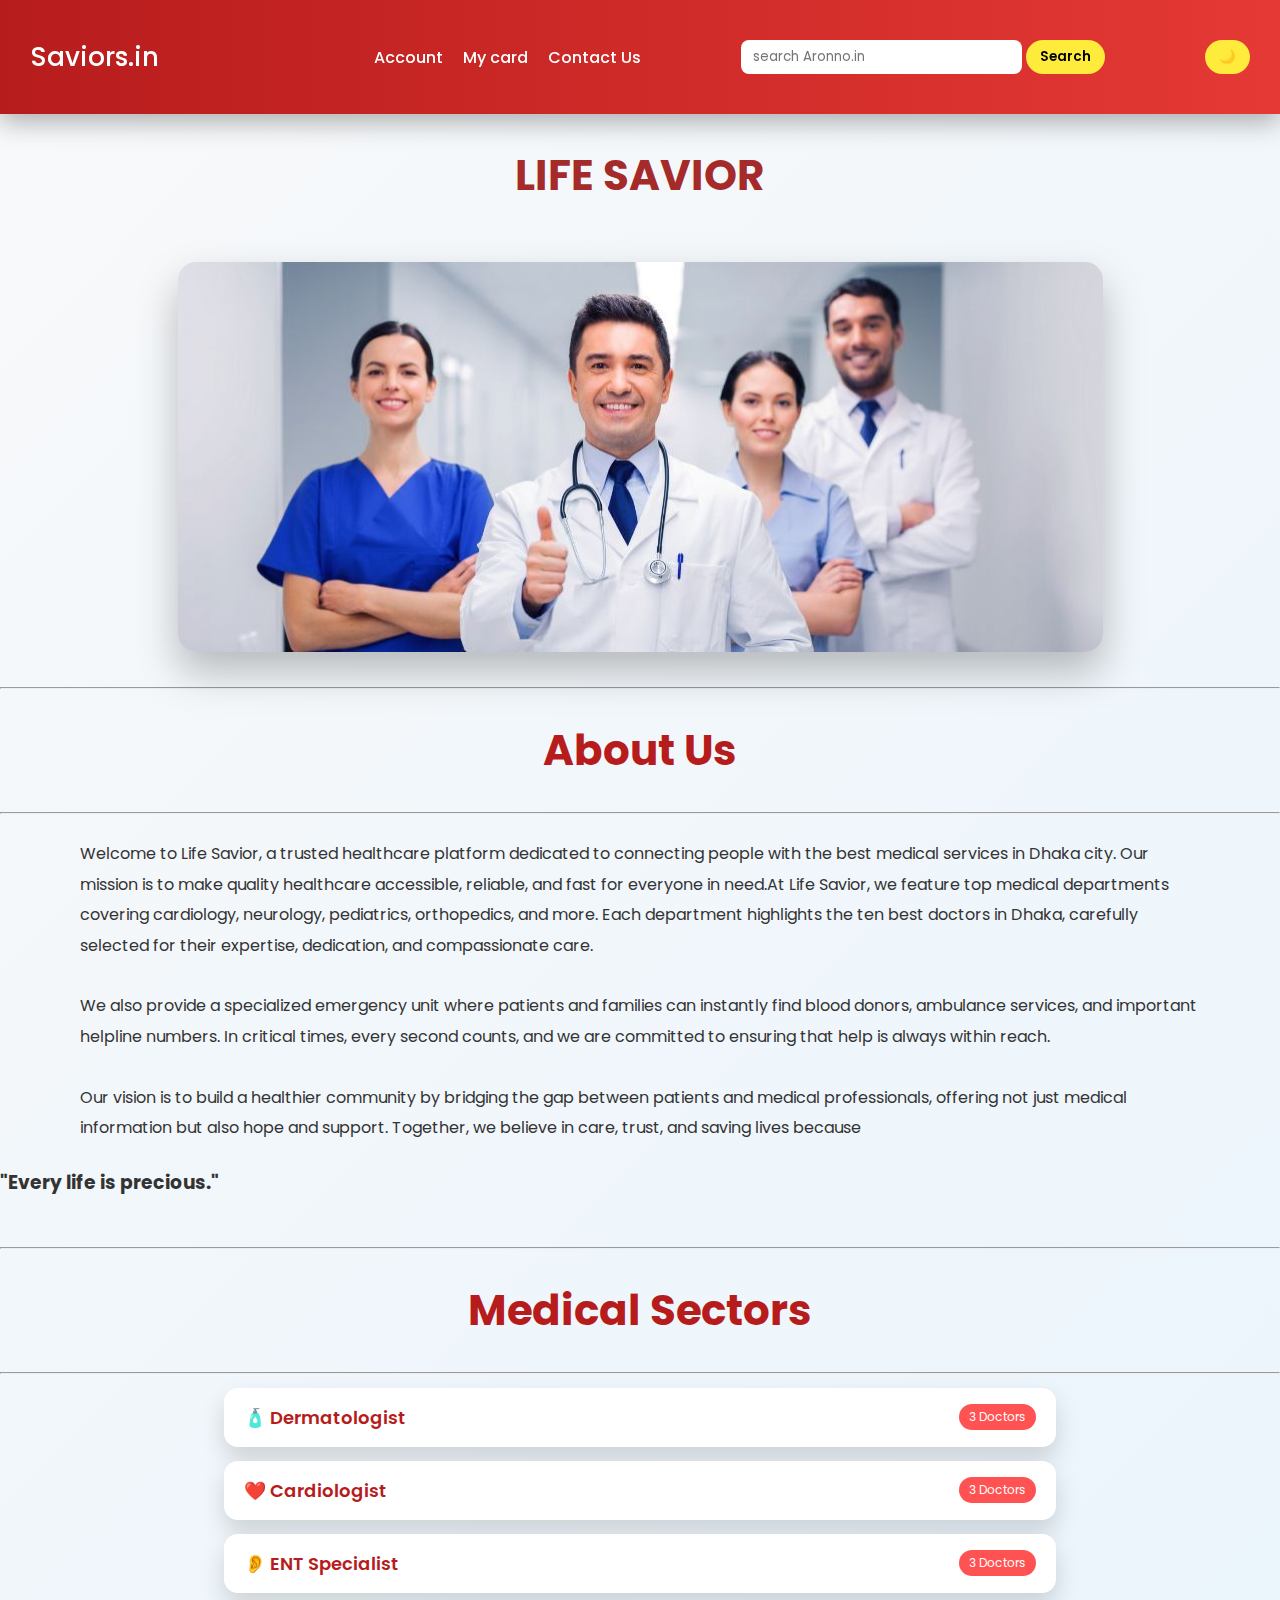
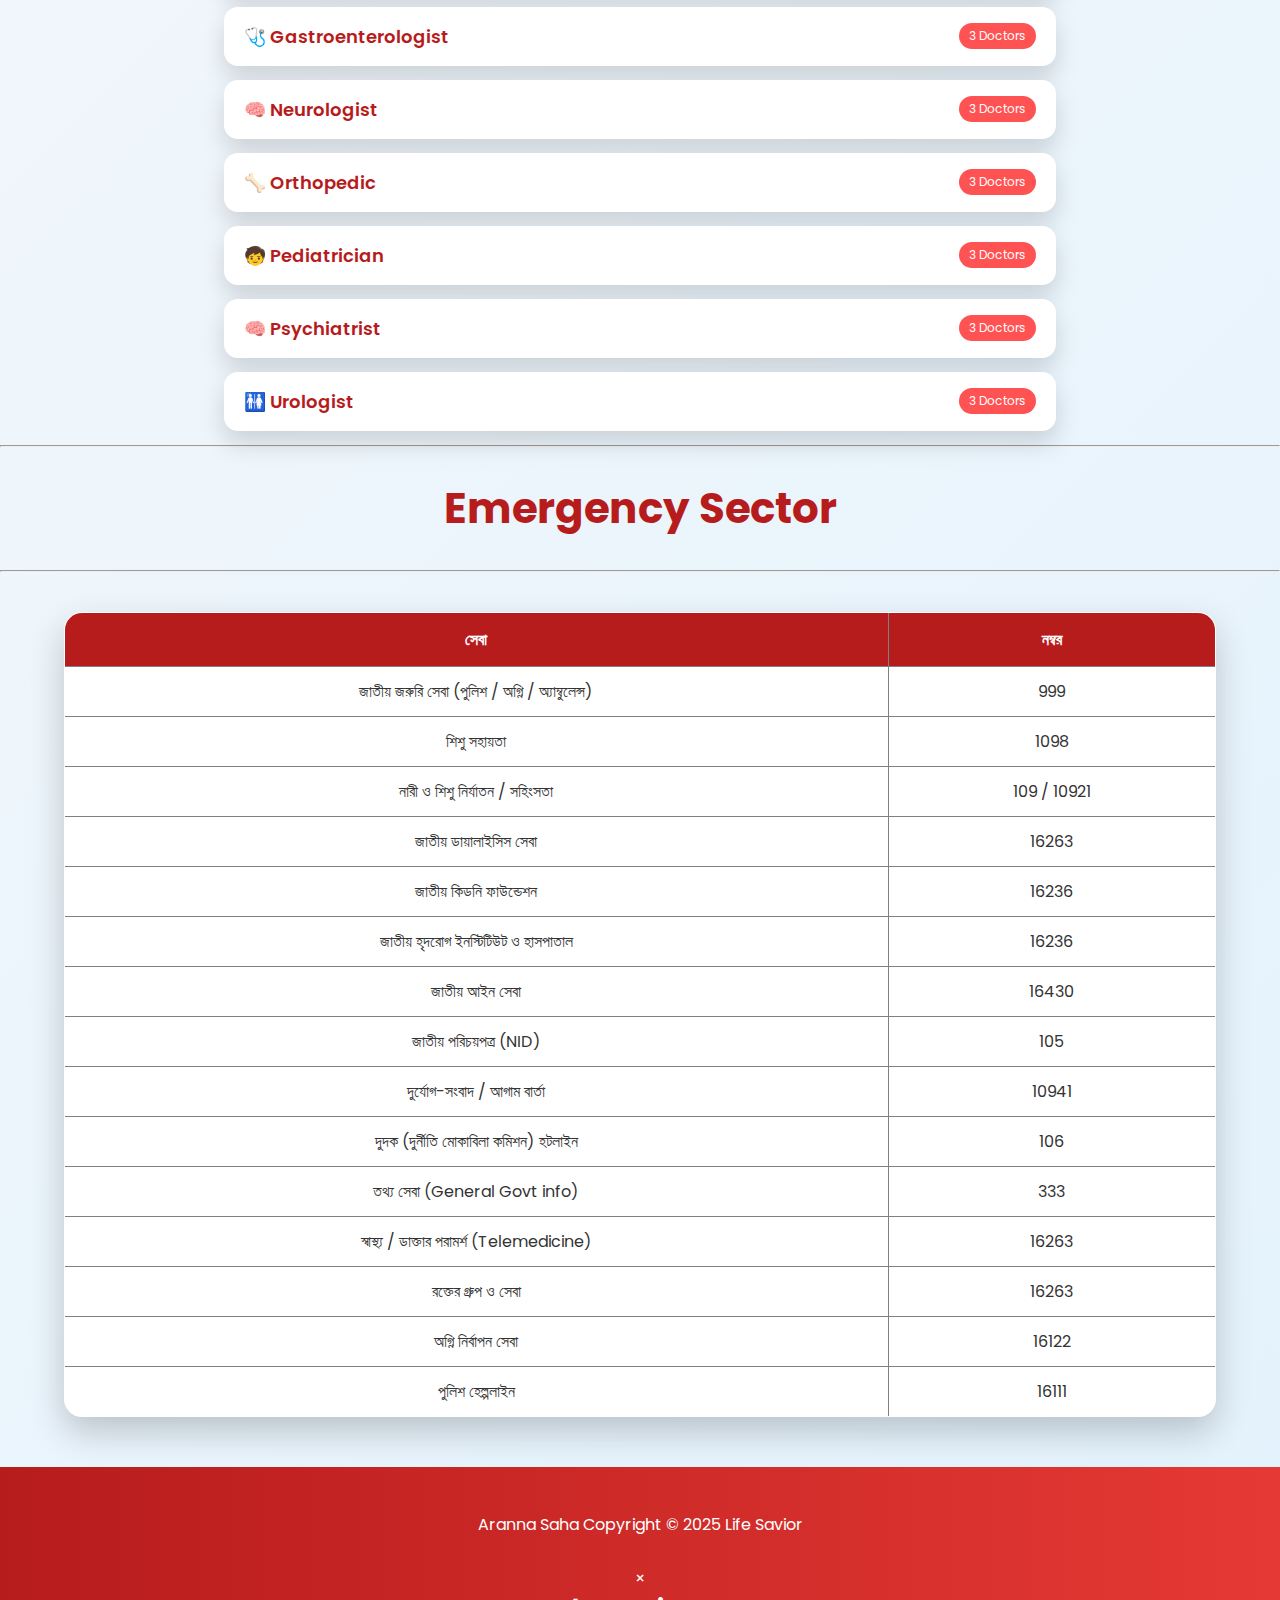
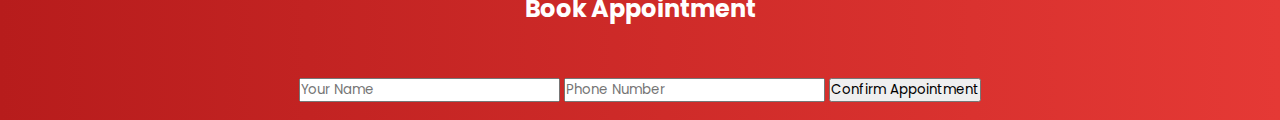
<file: index/index.html>
<!DOCTYPE html>
<html lang="en">
<head>
    <meta charset="UTF-8">
    <meta name="viewport" content="width=device-width, initial-scale=1.0">
    <title>Life Savior</title>
    <link rel="stylesheet" href="indexstyle.css">
    <script defer src="indexscript.js"></script>
    
</head>
<body>
    <header>
        <div id = "navbar">
            <a id="logo" href="index.html" target="_main">Saviors.in</a>
            <a href="login.html">Account</a>
            <a href="mycard.html">My card</a>
            <a href="contact.html">Contact Us</a>

            <p align = "right"><input placeholder="search Aronno.in">

            <button>Search</button></p>
            <button id="darkToggle">🌙</button>

        </div>
    </header>
    <h1 align = "center" style="color: brown;">LIFE SAVIOR</h1>
    <p align="center">
    <img src="../pic/doctor.jpg" alt="doctors_image" height="390" width="925" class="center"></p><hr>
    <h1>About Us</h1><hr>
    <p>
        Welcome to Life Savior, a trusted healthcare platform dedicated to connecting people with the best medical services in Dhaka city. Our mission is to make quality healthcare accessible, reliable, and fast for everyone in need.At Life Savior, we feature top medical departments covering cardiology, neurology, pediatrics, orthopedics, and more. Each department highlights the ten best doctors in Dhaka, carefully selected for their expertise, dedication, and compassionate care.<br><br>
        We also provide a specialized emergency unit where patients and families can instantly find blood donors, ambulance services, and important helpline numbers. In critical times, every second counts, and we are committed to ensuring that help is always within reach.<br><br>
        Our vision is to build a healthier community by bridging the gap between patients and medical professionals, offering not just medical information but also hope and support. Together, we believe in care, trust, and saving lives because <h3>"Every life is precious."</h3>
    </p><hr>

    <h1>Medical Sectors</h1><hr>

    <ol id="medicalList">

        <li data-name="Dermatologist">
            <a href="../darma/darma.html">🧴 Dermatologist</a>
            <span class="badge">3 Doctors</span>
        </li>
    
        <li data-name="Cardiologist">
            <a href="../cardio/cardio.html">❤️ Cardiologist</a>
            <span class="badge">3 Doctors</span>
        </li>
    
        <li data-name="ENT Specialist">
            <a href="../ent/ent.html">👂 ENT Specialist</a>
            <span class="badge">3 Doctors</span>
        </li>
    
        <li data-name="Gastroenterologist">
            <a href="../gastro/gastro.html">🩺 Gastroenterologist</a>
            <span class="badge">3 Doctors</span>
        </li>
    
        <li data-name="Neurologist">
            <a href="../neuro/nero.html">🧠 Neurologist</a>
            <span class="badge">3 Doctors</span>
        </li>
    
        <li data-name="Orthopedic">
            <a href="../ortho/ortho.html">🦴 Orthopedic</a>
            <span class="badge">3 Doctors</span>
        </li>
    
        <li data-name="Pediatrician">
            <a href="../pedia/pedia.html">🧒 Pediatrician</a>
            <span class="badge">3 Doctors</span>
        </li>
    
        <li data-name="Psychiatrist">
            <a href="../psycho/psycho.html">🧠 Psychiatrist</a>
            <span class="badge">3 Doctors</span>
        </li>
    
        <li data-name="Urologist">
            <a href="../urology/urology.html">🚻 Urologist</a>
            <span class="badge">3 Doctors</span>
        </li>
    
    </ol>
    
    
    <hr>

    <h1 align = center>Emergency Sector</h1>
    <hr>

    <table border="1" align="center">
        <tr align="center">
            <th>সেবা</th>
            <th>নম্বর</th>
        </tr>
        <tr align="center">
            <td>জাতীয় জরুরি সেবা (পুলিশ / অগ্নি / অ্যাম্বুলেন্স)</td>
            <td>999</td>
        </tr>
        <tr align="center">
            <td>শিশু সহায়তা</td>
            <td>1098</td>
        </tr>
        <tr align="center">
            <td>নারী ও শিশু নির্যাতন / সহিংসতা</td>
            <td>109 / 10921</td>
        </tr>
        <tr align="center">
            <td>জাতীয় ডায়ালাইসিস সেবা</td>
            <td>16263</td>
        </tr>
        <tr align="center">
            <td>জাতীয় কিডনি ফাউন্ডেশন</td>
            <td>16236</td>
        </tr>
        <tr align="center">
            <td>জাতীয় হৃদরোগ ইনস্টিটিউট ও হাসপাতাল</td>
            <td>16236</td>
        </tr>
        <tr align="center">
            <td>জাতীয় আইন সেবা</td>
            <td>16430</td>
        </tr>
        <tr align="center">
            <td>জাতীয় পরিচয়পত্র (NID)</td>
            <td>105</td>
        </tr>
        <tr align="center">
            <td>দুর্যোগ-সংবাদ / আগাম বার্তা</td>
            <td>10941</td>
        </tr>
        <tr align="center">
            <td>দুদক (দুর্নীতি মোকাবিলা কমিশন) হটলাইন</td>
            <td>106</td>
        </tr>
        <tr align="center">
            <td>তথ্য সেবা (General Govt info)</td>
            <td>333</td>
        </tr>
        <tr align="center">
            <td>স্বাস্থ্য / ডাক্তার পরামর্শ (Telemedicine)</td>
            <td>16263</td>
        </tr>
        <tr align="center">
            <td>রক্তের গ্রুপ ও সেবা</td>
            <td>16263</td>
        </tr>  
        <tr align="center">
            <td>অগ্নি নির্বাপন সেবা</td>
            <td>16122</td>
        </tr>
        <tr align="center">
            <td>পুলিশ হেল্পলাইন</td>
            <td>16111</td>
        </tr>
    </table>

    <footer>
        <p align = "center">Aranna Saha Copyright &copy; 2025 Life Savior</p>
    
</body>

<div id="appointmentModal" class="modal">
    <div class="modal-content">
        <span id="closeModal">&times;</span>
        <h2>Book Appointment</h2>
        <p id="deptName"></p>
        <input type="text" placeholder="Your Name">
        <input type="text" placeholder="Phone Number">
        <button>Confirm Appointment</button>
    </div>
</div>

</html>
</file>
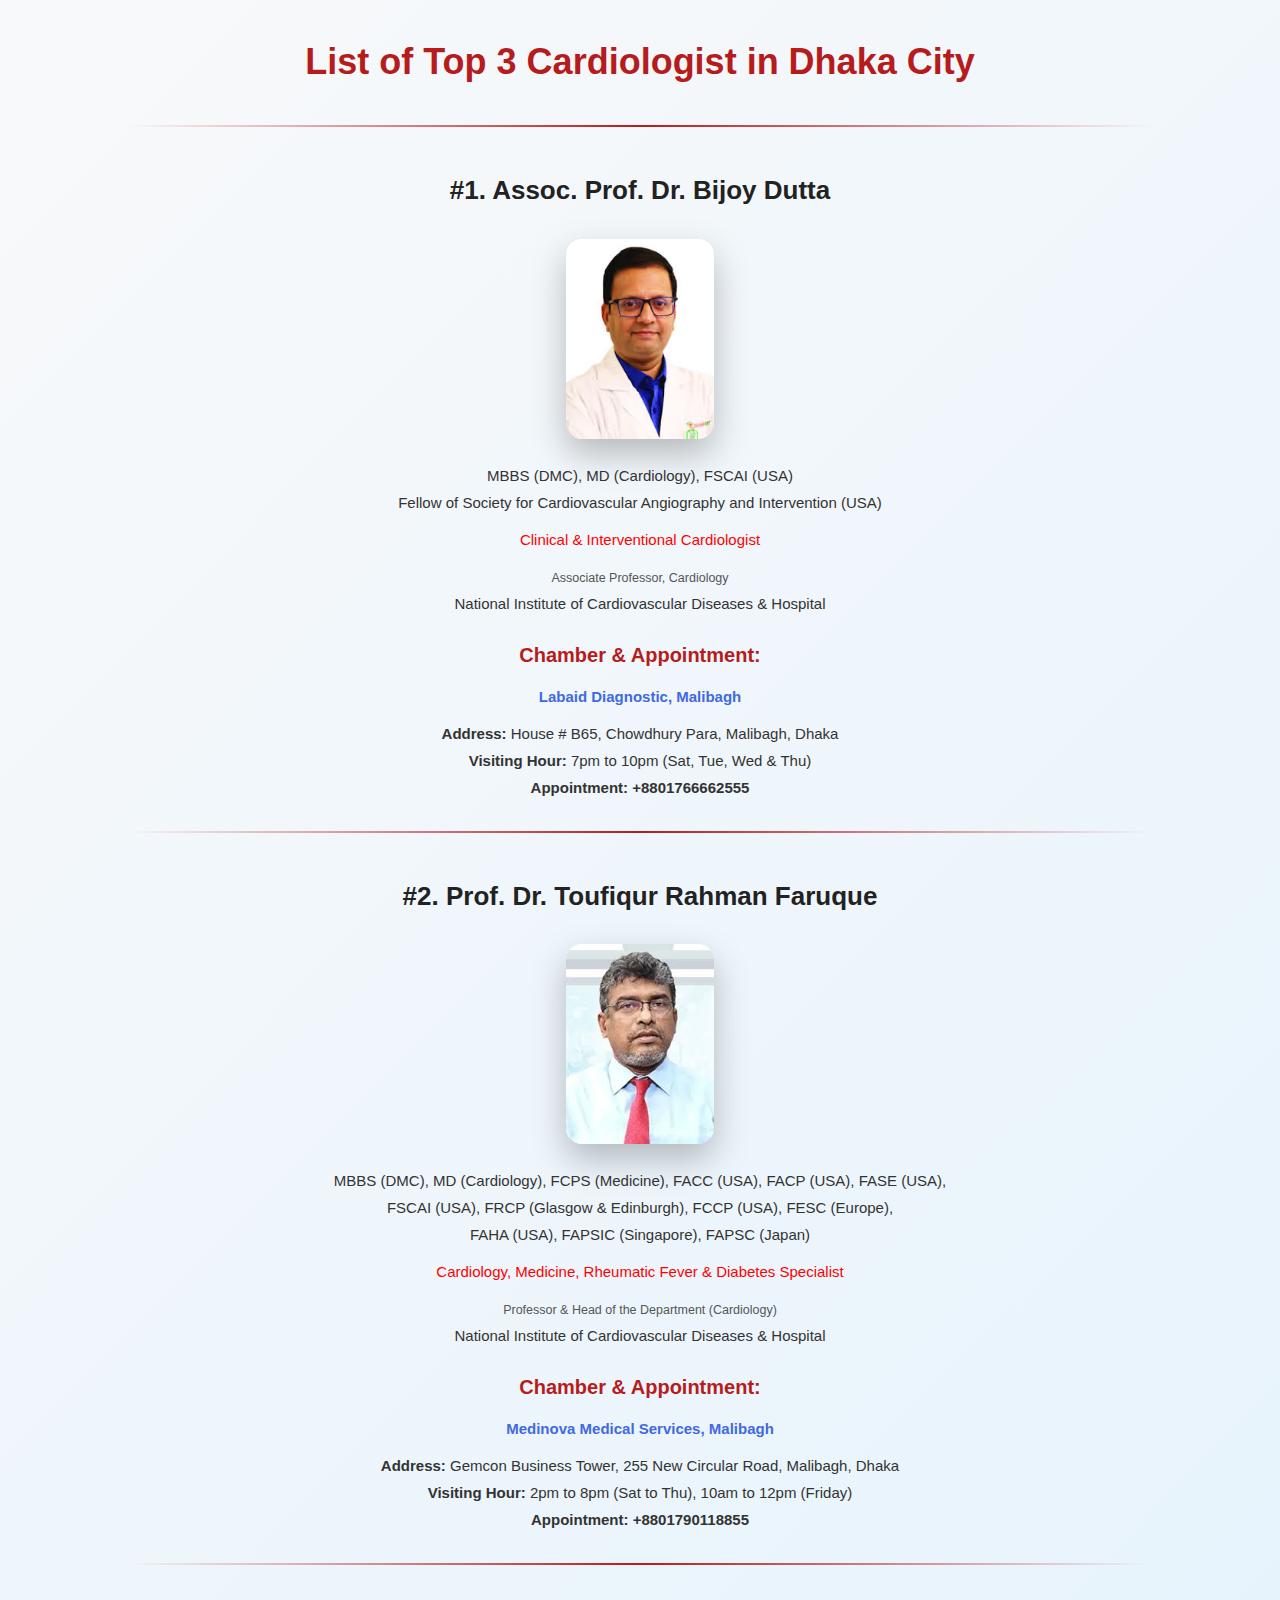
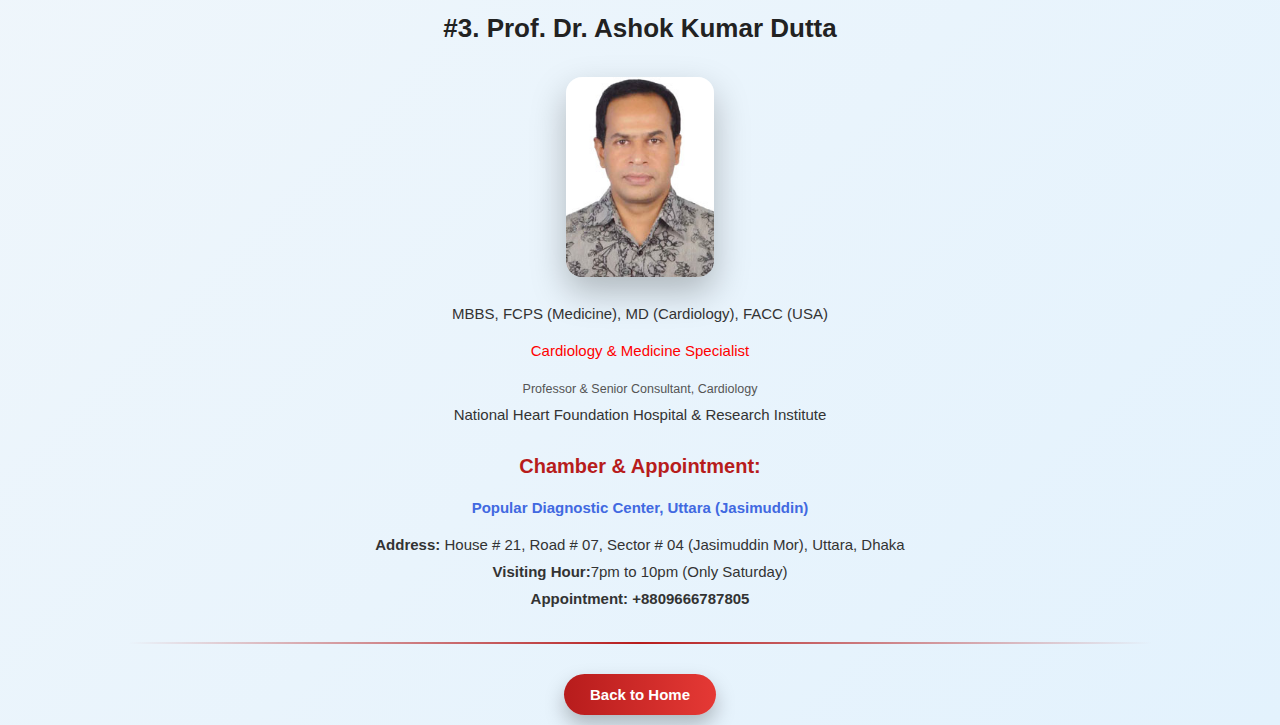
<file: cardio/cardio.html>
<!DOCTYPE html>
<html lang="en">
<head>
    <meta charset="UTF-8">
    <meta name="viewport" content="width=device-width, initial-scale=1.0">
    <title>Top 3 Cardiologist</title>
    <link rel="stylesheet" href="cardio.css">
</head>
<body>
    <h1 align = "center">List of Top 3 Cardiologist in Dhaka City</h1><hr>
    <h2 align = "center">#1. Assoc. Prof. Dr. Bijoy Dutta</h2>
    <p align = "center"><img src="../pic/cardio2.jpg" alt="Assoc. Prof. Dr. Bijoy Dutta" height="200"><br>
        MBBS (DMC), MD (Cardiology), FSCAI (USA)<br>
        Fellow of Society for Cardiovascular Angiography and Intervention (USA)<br>
        <p style="color: red;" align ="center">Clinical & Interventional Cardiologist</p>
        <p align = "center"><small>Associate Professor, Cardiology</small><br>
        National Institute of Cardiovascular Diseases & Hospital<br></p>
    </p>
    <h3 align = "center">Chamber & Appointment:</h3>
    <p style="color: royalblue;" align = "center"><b>Labaid Diagnostic, Malibagh</b></p>
    <p align = "center"><b>Address:</b> House # B65, Chowdhury Para, Malibagh, Dhaka<br>
        <b>Visiting Hour:</b> 7pm to 10pm (Sat, Tue, Wed & Thu)
        <br><b>Appointment: +8801766662555</b></p>
    <hr>

    <h2 align = "center">#2. Prof. Dr. Toufiqur Rahman Faruque</h2>
    <p align = "center"><img src="../pic/cardio1.jpg" alt="Prof. Dr. Toufiqur Rahman Faruque" height="200"><br>
        MBBS (DMC), MD (Cardiology), FCPS (Medicine), FACC (USA), FACP (USA), FASE (USA),<br>
FSCAI (USA), FRCP (Glasgow & Edinburgh), FCCP (USA), FESC (Europe),<br>
FAHA (USA), FAPSIC (Singapore), FAPSC (Japan)</p>
    <p style="color: red;" align ="center">Cardiology, Medicine, Rheumatic Fever & Diabetes Specialist</p>
    <p align = "center"><small>Professor & Head of the Department (Cardiology)</small><br>
        National Institute of Cardiovascular Diseases & Hospital<br></p>

    <h3 align = "center">Chamber & Appointment:</h3>
    <p style="color: royalblue;" align = "center"><b>Medinova Medical Services, Malibagh</b></p>
    <p align = "center"><b>Address:</b> Gemcon Business Tower, 255 New Circular Road, Malibagh, Dhaka<br>
        <b>Visiting Hour:</b> 2pm to 8pm (Sat to Thu), 10am to 12pm (Friday)
        <br><b>Appointment: +8801790118855</b></p><hr>

    <h2 align = "center">#3. Prof. Dr. Ashok Kumar Dutta</h2>
    <p align = "center"><img src="../pic/cardio3.jpg" alt="Prof. Dr. Ashok Kumar Dutta" height="200"><br>
        MBBS, FCPS (Medicine), MD (Cardiology), FACC (USA)<br></p>
    <p style="color: red;" align ="center">Cardiology & Medicine Specialist</p>
    <p align = "center"><small>Professor & Senior Consultant, Cardiology</small><br>
        National Heart Foundation Hospital & Research Institute<br></p>
    <h3 align = "center">Chamber & Appointment:</h3>
    <p style="color: royalblue;" align = "center"><b>Popular Diagnostic Center, Uttara (Jasimuddin)</b></p>
    <p align = "center"><b>Address:</b> House # 21, Road # 07, Sector # 04 (Jasimuddin Mor), Uttara, Dhaka<br>
        <b>Visiting Hour:</b>7pm to 10pm (Only Saturday)
        <br><b>Appointment: +8809666787805</b></p><hr>
    
    <p align = "center"><a href="../index/index.html"><button>Back to Home</button></a></p>

</body>
</html>
</file>
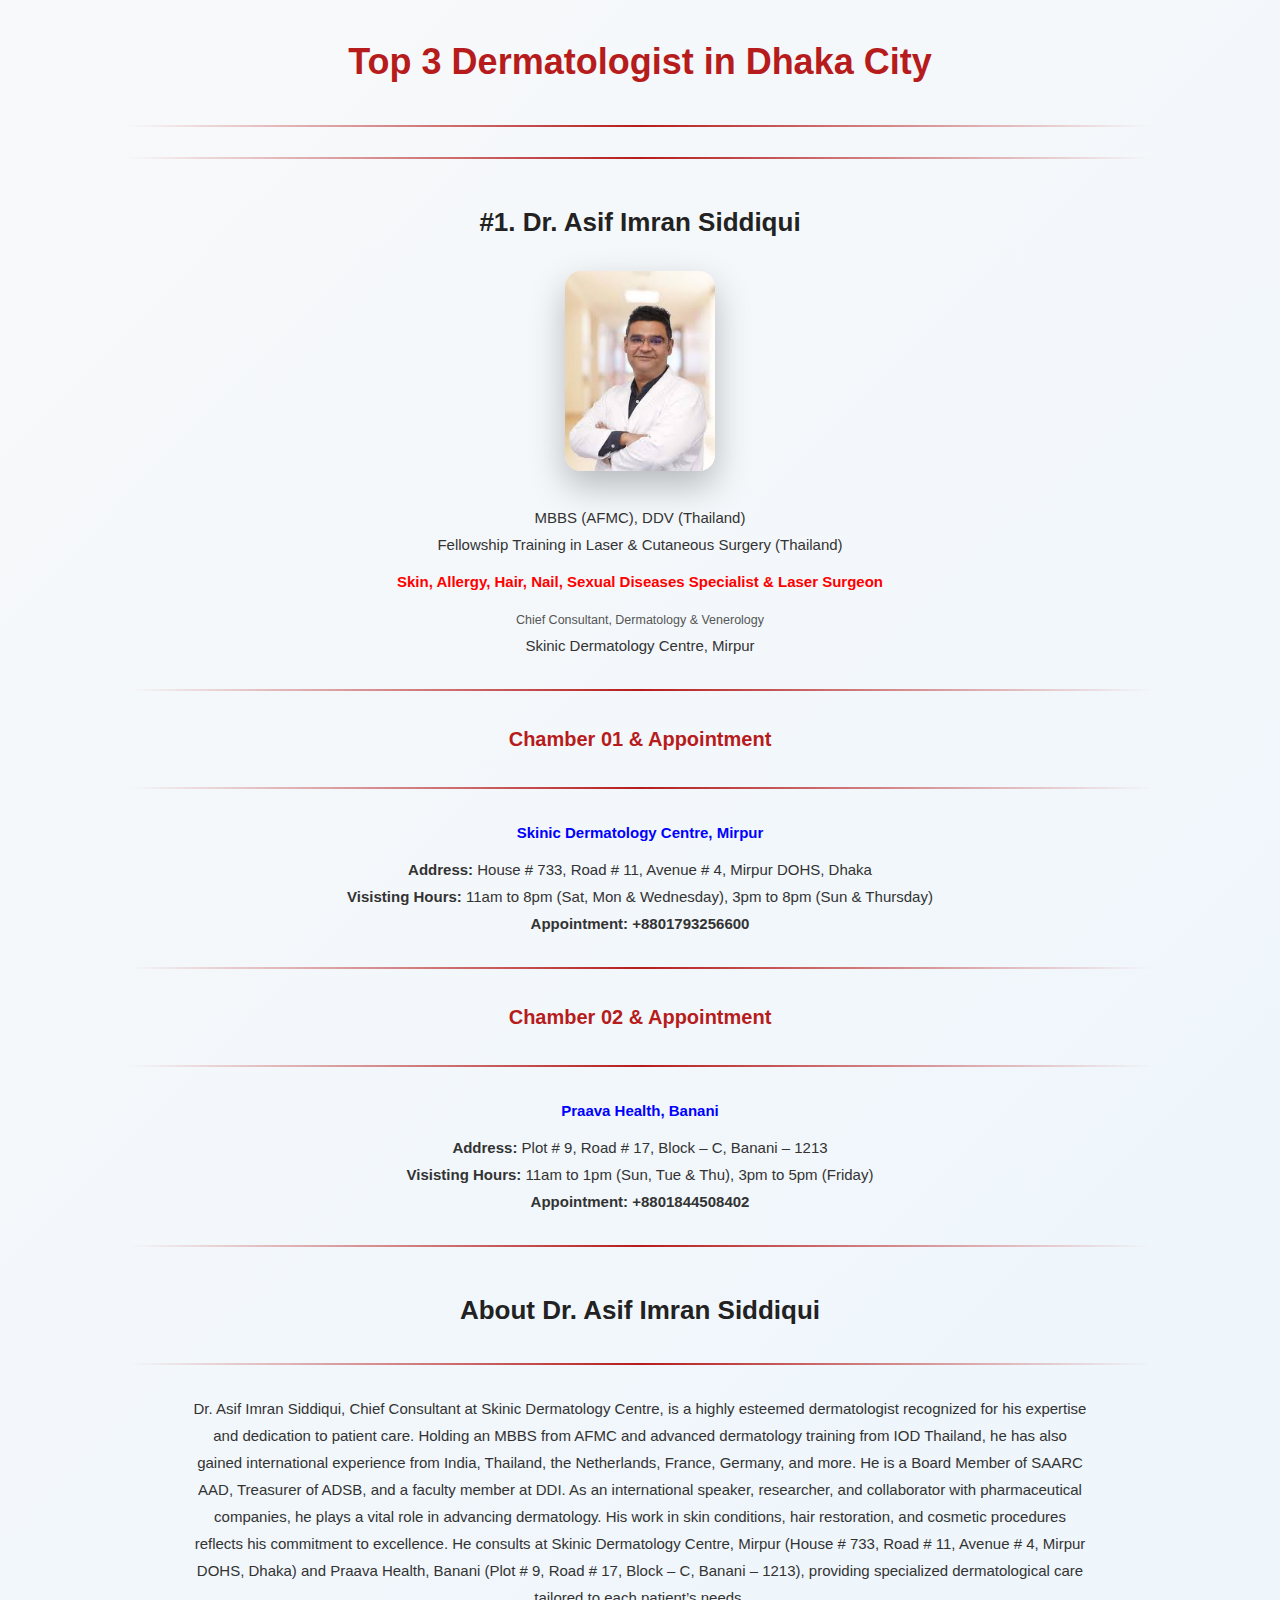
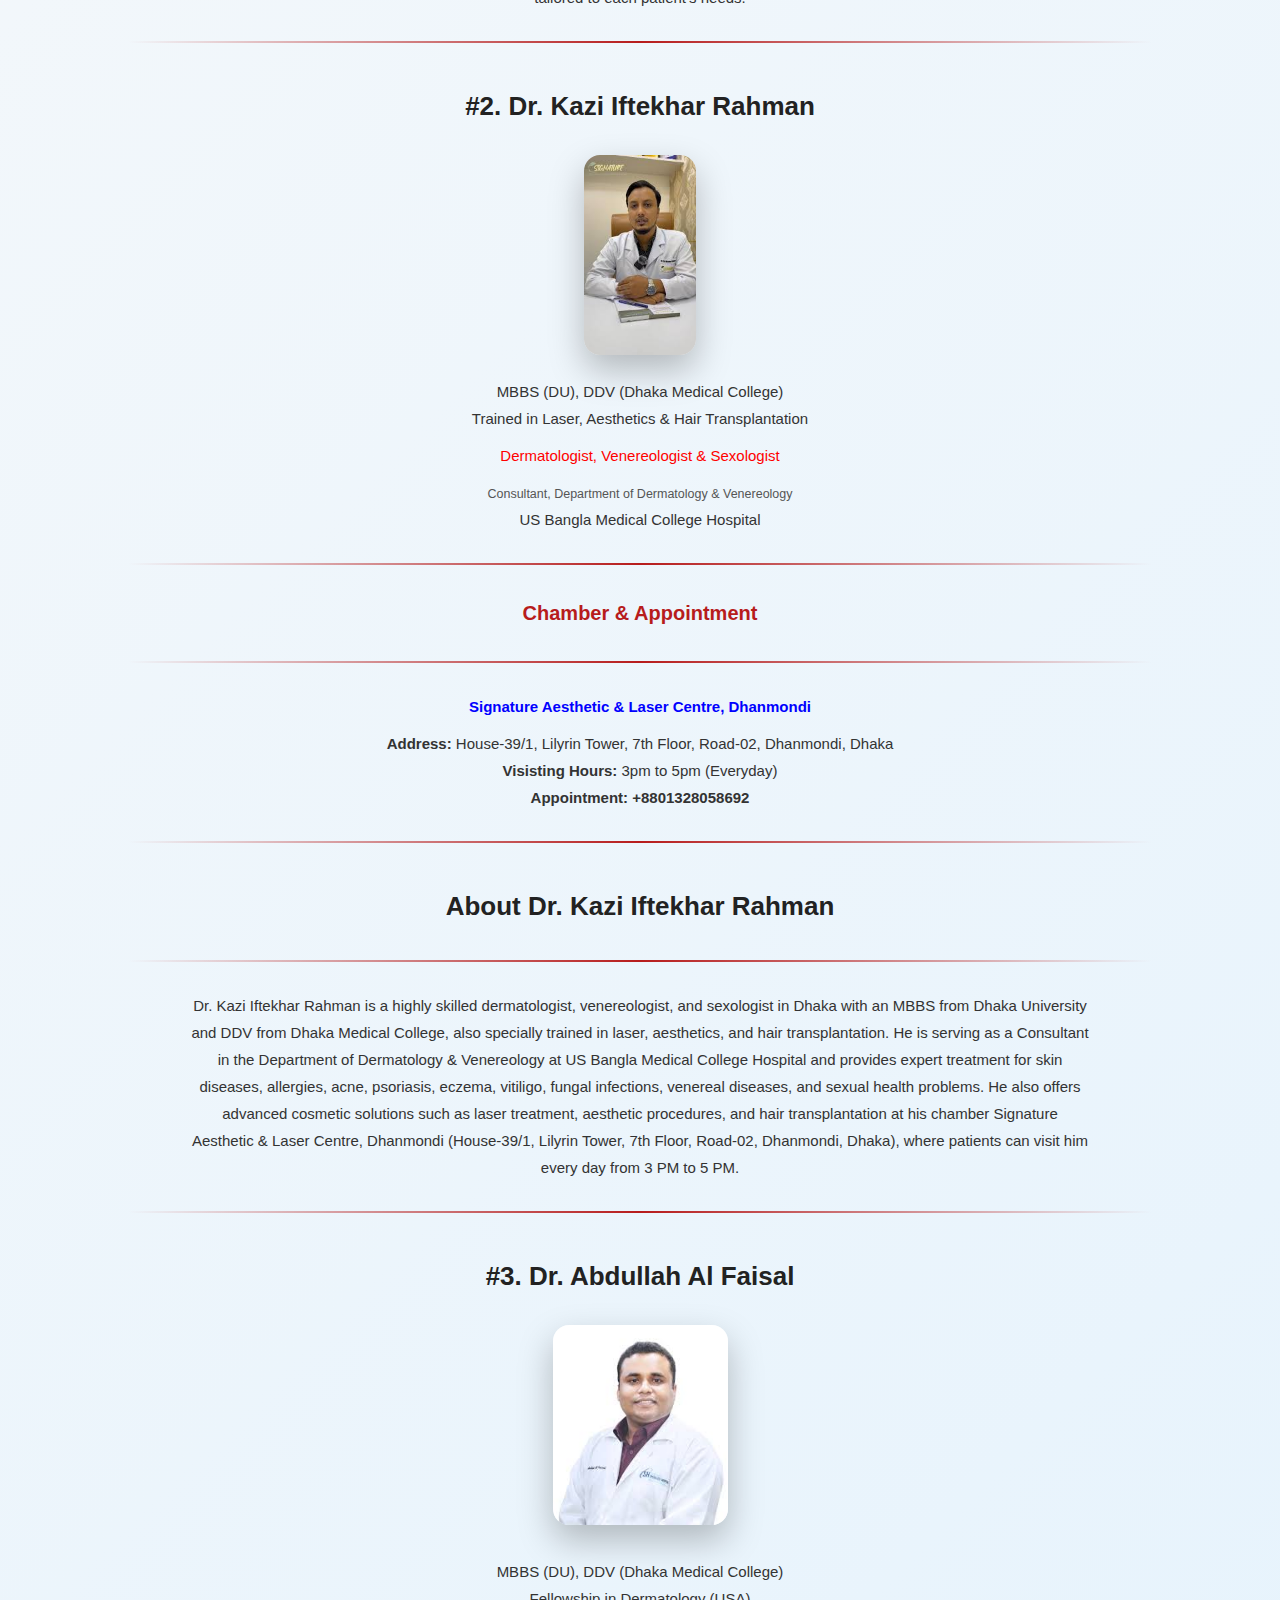
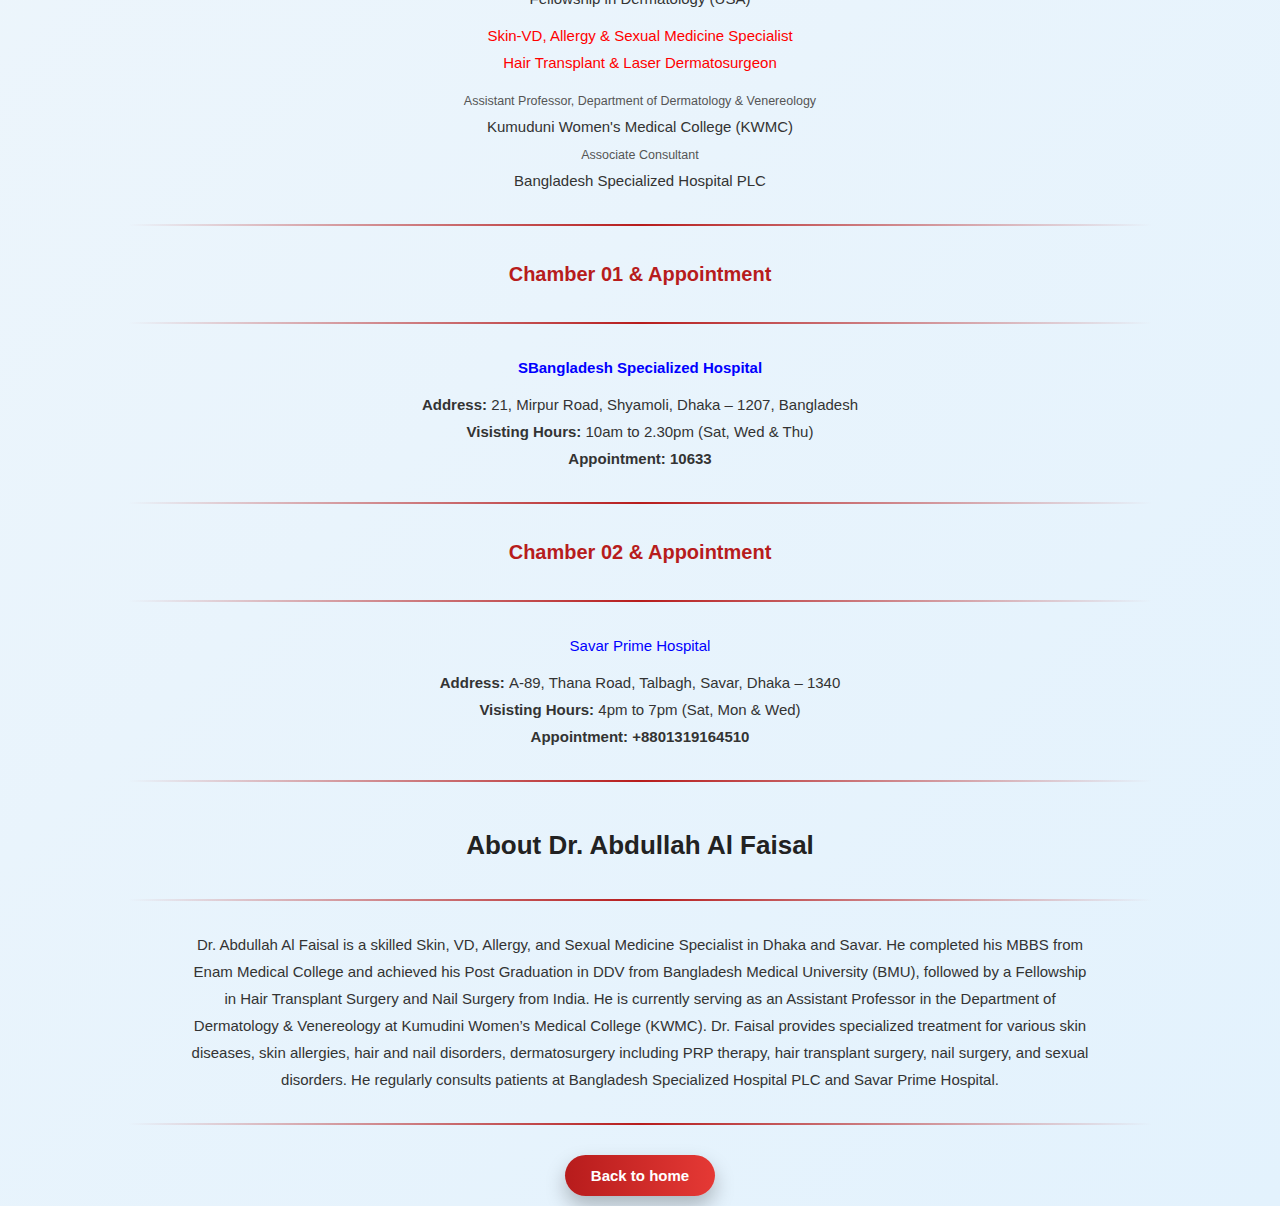
<file: darma/darma.html>
<!DOCTYPE html>
<html lang="en">
<head>
    <meta charset="UTF-8">
    <meta name="viewport" content="width=device-width, initial-scale=1.0">
    <title>Top 3 Dermatologist</title>
    <link rel="stylesheet" href="darma.css">
</head>
<body>
    <h1 align = "center">Top 3 Dermatologist in Dhaka City</h1><hr><hr>
    <h2 align = "center">#1. Dr. Asif Imran Siddiqui</h2>
    <p align = "center"><img src="../pic/darma1.jpg" alt="Dr. Asif Imran Siddiqui" height="200"></p>
    <p align = "center">MBBS (AFMC), DDV (Thailand)<br>
        Fellowship Training in Laser & Cutaneous Surgery (Thailand)</p>
    <p style="color: red;" align = "center"><b>Skin, Allergy, Hair, Nail, Sexual Diseases Specialist & Laser Surgeon
    </b></p>
    <p align = "center"><small>Chief Consultant, Dermatology & Venerology</small><br>Skinic Dermatology Centre, Mirpur</p><hr>
    <h3 align = "center">Chamber 01 & Appointment</h3><hr>
    <p style="color: blue;" align = "center"><b>Skinic Dermatology Centre, Mirpur</b></p>
    <p align = "center"><b>Address: </b>House # 733, Road # 11, Avenue # 4, Mirpur DOHS, Dhaka<br><b>Visisting Hours:</b> 11am to 8pm (Sat, Mon & Wednesday), 3pm to 8pm (Sun & Thursday)<br><b>Appointment: +8801793256600</b></p><hr>
    <h3 align = "center">Chamber 02 & Appointment</h3><hr>
    <p style="color: blue;" align = "center"><b>Praava Health, Banani</b></p>
    <p align = "center"><b>Address: </b>Plot # 9, Road # 17, Block – C, Banani – 1213<br><b>Visisting Hours:</b> 11am to 1pm (Sun, Tue & Thu), 3pm to 5pm (Friday)<br><b>Appointment: +8801844508402</b></p><hr>
    <h2 align = "center">About Dr. Asif Imran Siddiqui</h2><hr>
    <p align = "cenetr">Dr. Asif Imran Siddiqui, Chief Consultant at Skinic Dermatology Centre, is a highly esteemed dermatologist recognized for his expertise and dedication to patient care. Holding an MBBS from AFMC and advanced dermatology training from IOD Thailand, he has also gained international experience from India, Thailand, the Netherlands, France, Germany, and more. He is a Board Member of SAARC AAD, Treasurer of ADSB, and a faculty member at DDI. As an international speaker, researcher, and collaborator with pharmaceutical companies, he plays a vital role in advancing dermatology. His work in skin conditions, hair restoration, and cosmetic procedures reflects his commitment to excellence. He consults at Skinic Dermatology Centre, Mirpur (House # 733, Road # 11, Avenue # 4, Mirpur DOHS, Dhaka) and Praava Health, Banani (Plot # 9, Road # 17, Block – C, Banani – 1213), providing specialized dermatological care tailored to each patient’s needs.</p><hr>
    <h2 align = "center">#2. Dr. Kazi Iftekhar Rahman</h2>
    <p align = "center"><img src="../pic/darma2.jpg" alt = "Dr. Kazi Iftekhar Rahman" height="200"><br>
        MBBS (DU), DDV (Dhaka Medical College)<br>
        Trained in Laser, Aesthetics & Hair Transplantation</p>
    <p align = "center" style="color: red;">Dermatologist, Venereologist & Sexologist</p>
    <p align = "center"><small>Consultant, Department of Dermatology & Venereology</small><br>
        US Bangla Medical College Hospital</p><hr>
    <h3 align = "center">Chamber & Appointment</h3><hr>
    <p align = "center" style="color: blue;"><b>Signature Aesthetic & Laser Centre, Dhanmondi</b></p>
    <p align = "center"><b>Address: </b>House-39/1, Lilyrin Tower, 7th Floor, Road-02, Dhanmondi, Dhaka<br>
        <b>Visisting Hours:</b> 3pm to 5pm (Everyday)<br>
        <b>Appointment: +8801328058692</b></p><hr>
    <h2 align = "center">About Dr. Kazi Iftekhar Rahman</h2><hr>
    <p align = "center">Dr. Kazi Iftekhar Rahman is a highly skilled dermatologist, venereologist, and sexologist in Dhaka with an MBBS from Dhaka University and DDV from Dhaka Medical College, also specially trained in laser, aesthetics, and hair transplantation. He is serving as a Consultant in the Department of Dermatology & Venereology at US Bangla Medical College Hospital and provides expert treatment for skin diseases, allergies, acne, psoriasis, eczema, vitiligo, fungal infections, venereal diseases, and sexual health problems. He also offers advanced cosmetic solutions such as laser treatment, aesthetic procedures, and hair transplantation at his chamber Signature Aesthetic & Laser Centre, Dhanmondi (House-39/1, Lilyrin Tower, 7th Floor, Road-02, Dhanmondi, Dhaka), where patients can visit him every day from 3 PM to 5 PM.</p><hr>

    <h2 align = "center">#3. Dr. Abdullah Al Faisal</h2>
    <p align = "center"><img src="../pic/darma3.jpg" alt="Dr. Abdullah Al Faisal" height="200"></p>
    <p align = "center">MBBS (DU), DDV (Dhaka Medical College)<br>
        Fellowship in Dermatology (USA)</p>
    <p align = "center" style="color: red;">Skin-VD, Allergy & Sexual Medicine Specialist<br>
        Hair Transplant & Laser Dermatosurgeon</p>
    <p align = "center"><small>Assistant Professor, Department of Dermatology & Venereology</small><br>
    Kumuduni Women's Medical College (KWMC)<br><small>Associate Consultant</small><br>Bangladesh Specialized Hospital PLC</p><hr>
    <h3 align = "center">Chamber 01 & Appointment</h3><hr>
    <p align = "center" style="color: blue;"><b>SBangladesh Specialized Hospital</b></p>
    <p align = "center"><b>Address: </b>21, Mirpur Road, Shyamoli, Dhaka – 1207, Bangladesh<br>
        <b>Visisting Hours:</b> 10am to 2.30pm (Sat, Wed & Thu)<br>
        <b>Appointment: 10633</b></p><hr>
    <h3 align = "center">Chamber 02 & Appointment</h3><hr>
    <p align ="center" style="color: blue;">Savar Prime Hospital</p>
    <p align = "center"><b>Address: </b>A-89, Thana Road, Talbagh, Savar, Dhaka – 1340<br>
        <b>Visisting Hours:</b> 4pm to 7pm (Sat, Mon & Wed)<br>
        <b>Appointment: +8801319164510</b></p><hr>
    <h2 align = "center">About Dr. Abdullah Al Faisal</h2><hr>
    <p align = "center">Dr. Abdullah Al Faisal is a skilled Skin, VD, Allergy, and Sexual Medicine Specialist in Dhaka and Savar. He completed his MBBS from Enam Medical College and achieved his Post Graduation in DDV from Bangladesh Medical University (BMU), followed by a Fellowship in Hair Transplant Surgery and Nail Surgery from India. He is currently serving as an Assistant Professor in the Department of Dermatology & Venereology at Kumudini Women’s Medical College (KWMC). Dr. Faisal provides specialized treatment for various skin diseases, skin allergies, hair and nail disorders, dermatosurgery including PRP therapy, hair transplant surgery, nail surgery, and sexual disorders. He regularly consults patients at Bangladesh Specialized Hospital PLC and Savar Prime Hospital.</p><hr>
    <p align = "center"><a href="../index/index.html"><button>Back to home</button></a></p>
</body>
</html>
</file>
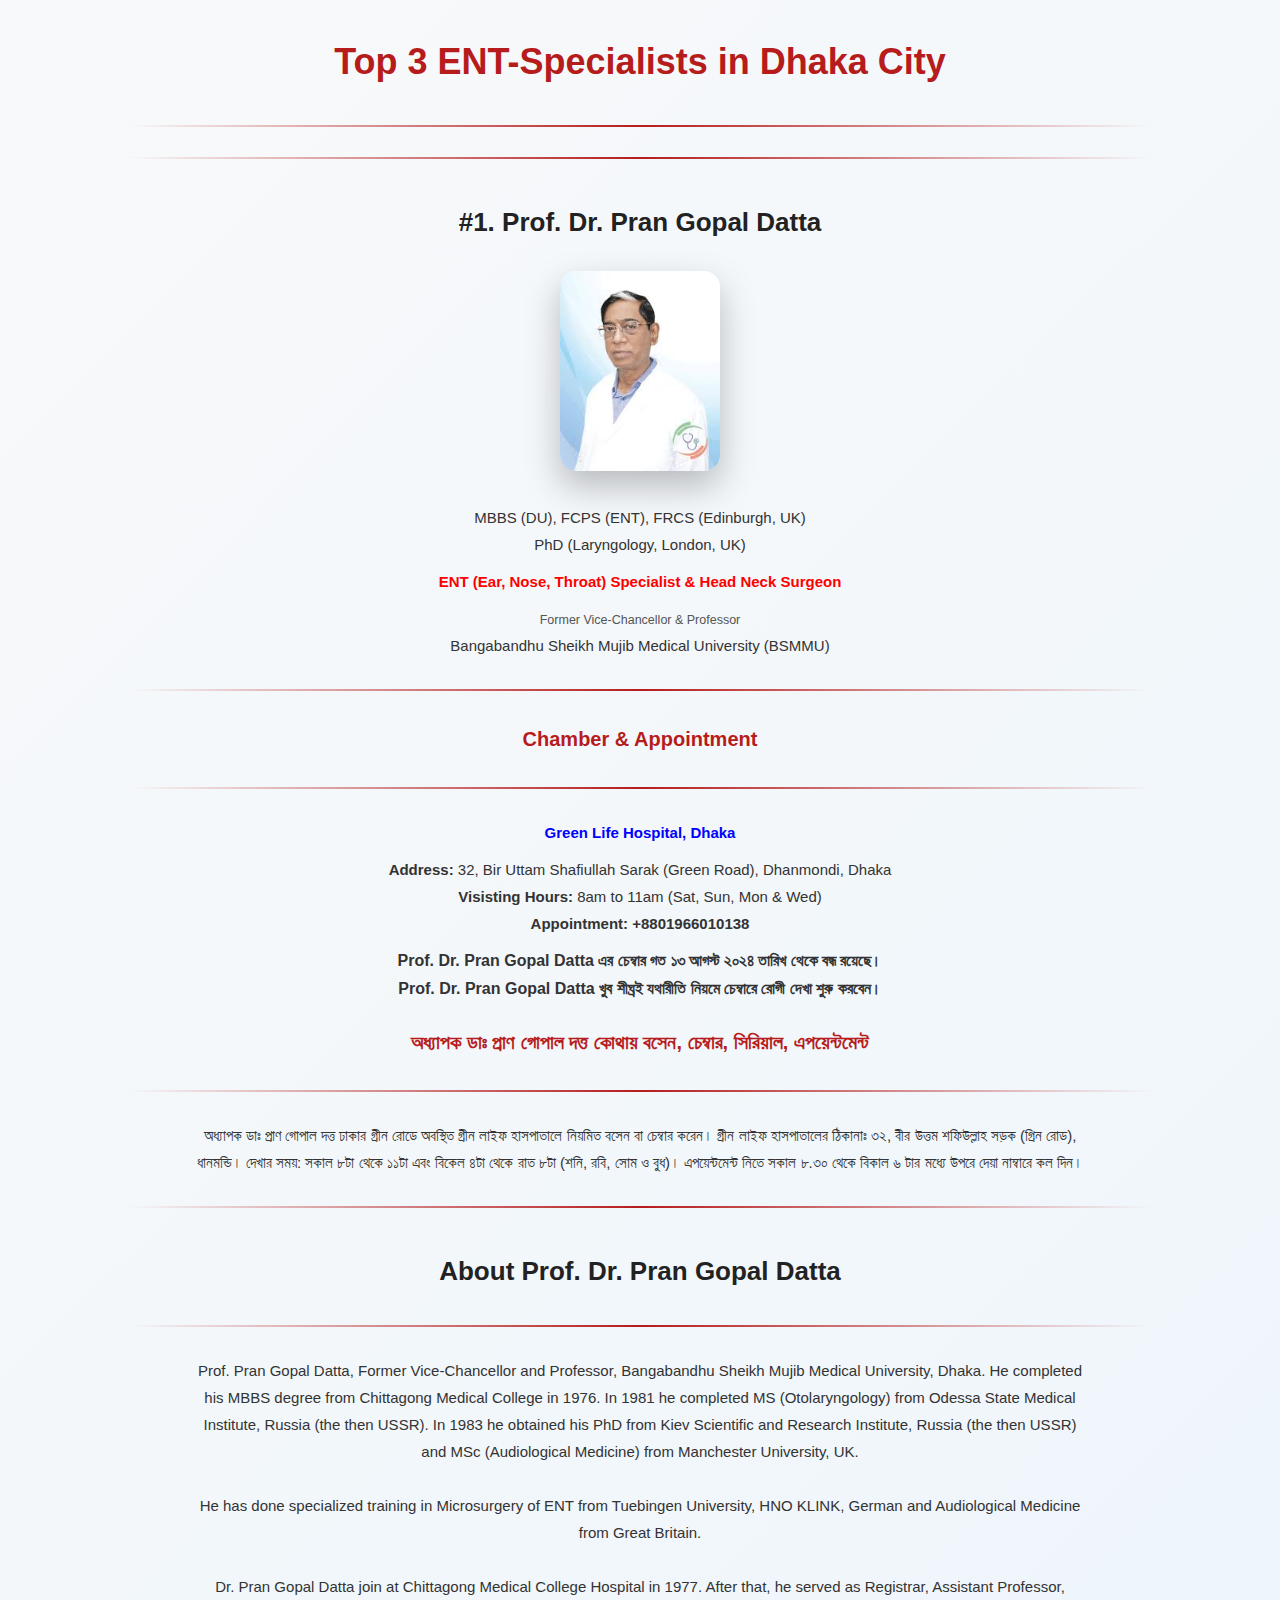
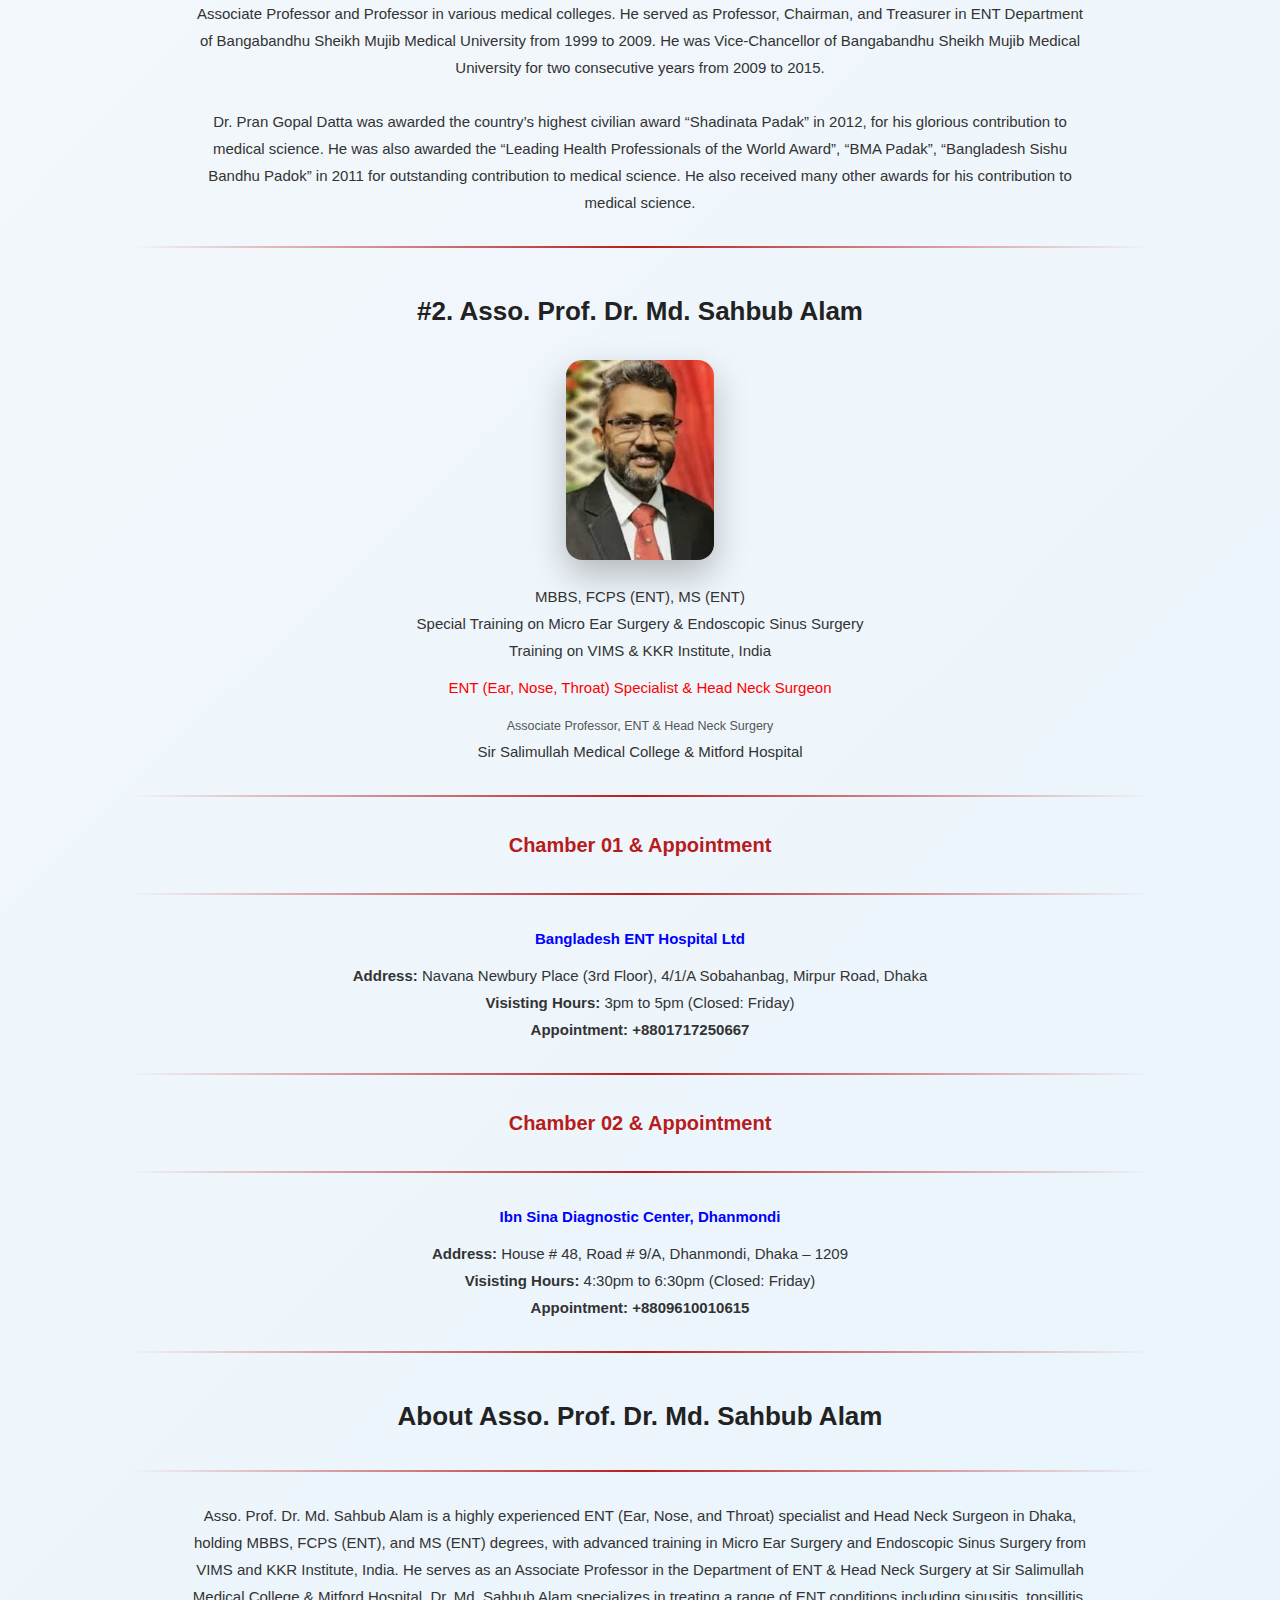
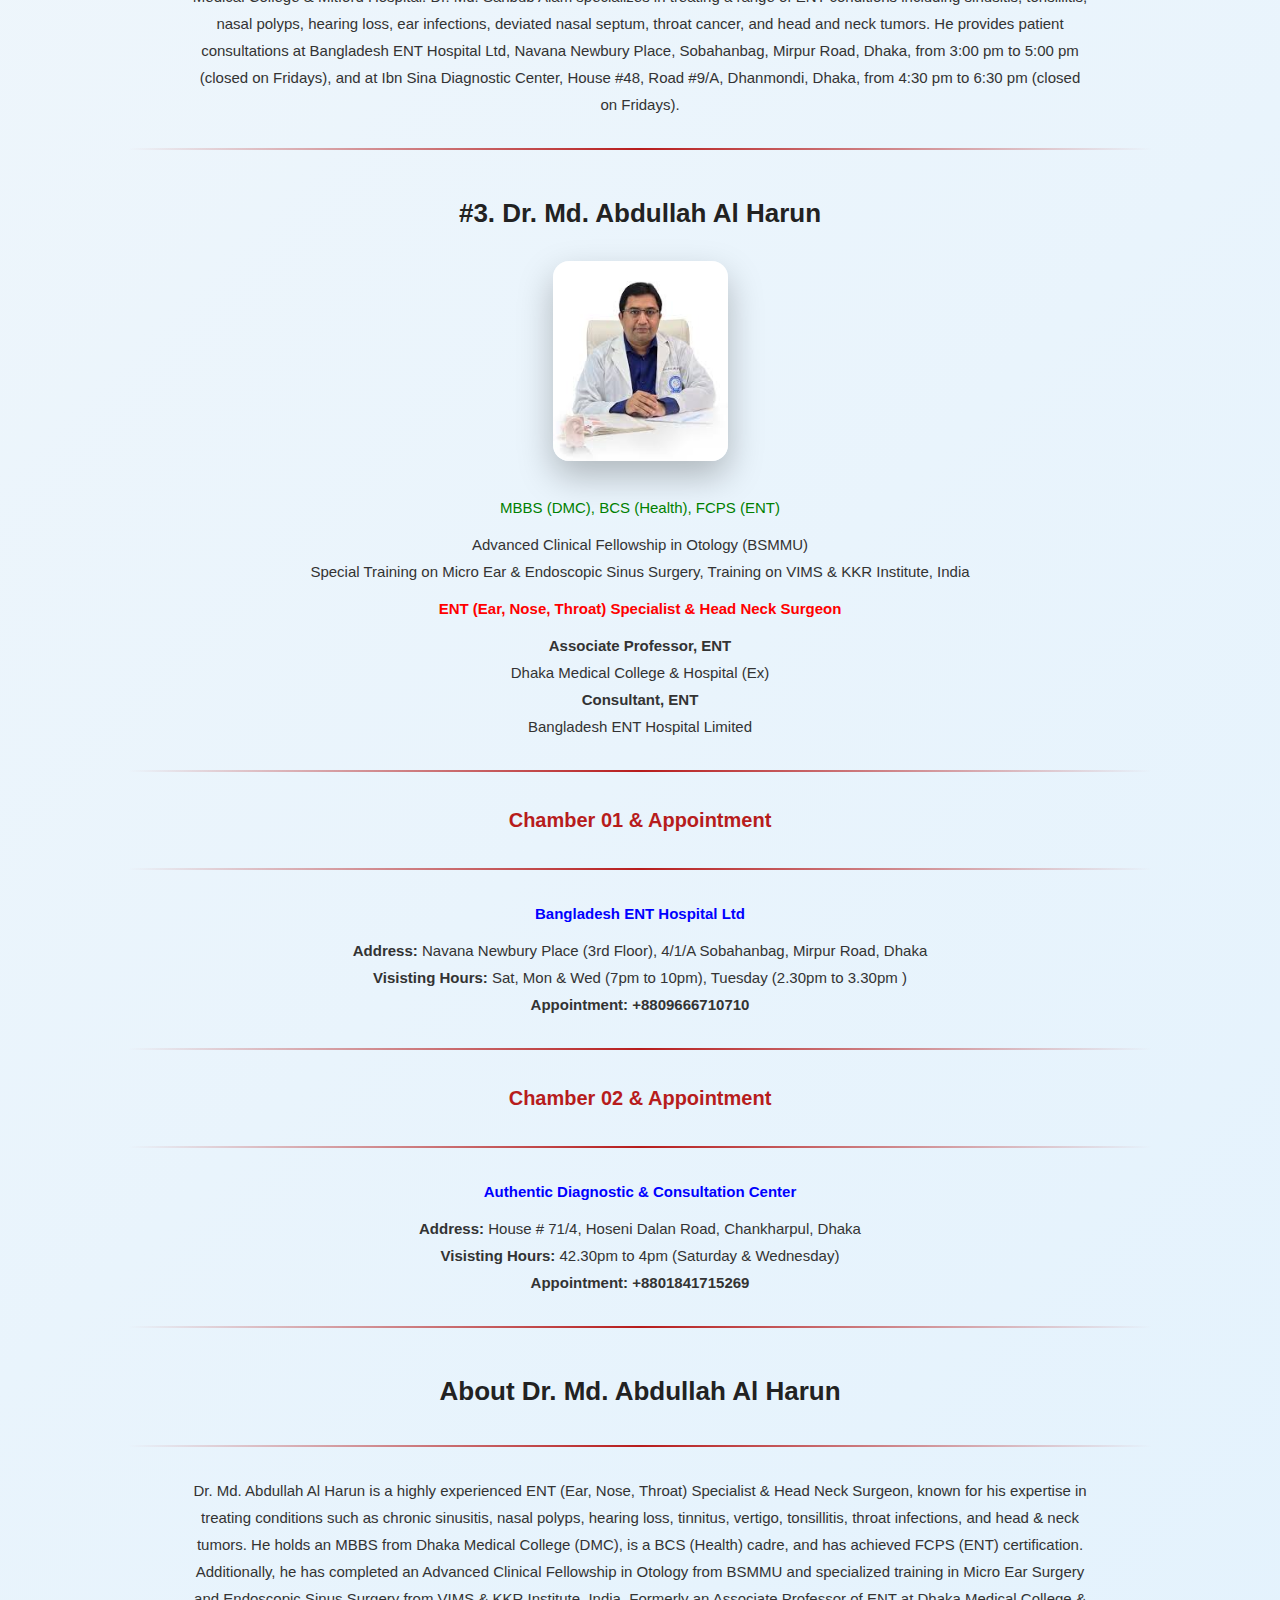
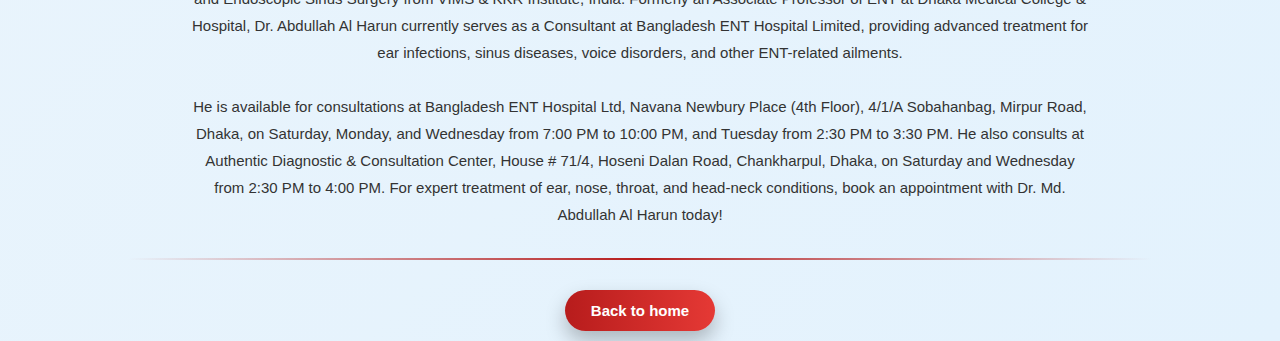
<file: ent/ent.html>
<!DOCTYPE html>
<html lang="en">
<head>
    <meta charset="UTF-8">
    <meta name="viewport" content="width=device-width, initial-scale=1.0">
    <title>Top 3 ENT-Specialist</title>
    <link rel="stylesheet" href="ent.css">
</head>
<body>
    <h1 align = "center">Top 3 ENT-Specialists in Dhaka City</h1><hr><hr>
    <h2 align = "center">#1. Prof. Dr. Pran Gopal Datta</h2>
    <p align = "center"><img src="../pic/ent1.jpg" alt="Prof. Dr. Pran Gopal Datta" height="200"></p>
    <p align = "center">MBBS (DU), FCPS (ENT), FRCS (Edinburgh, UK)<br>
        PhD (Laryngology, London, UK)</p>
    <p style="color: red;" align = "center"><b>ENT (Ear, Nose, Throat) Specialist & Head Neck Surgeon</b></p>
    <p align = "center"><small>Former Vice-Chancellor & Professor</small><br>Bangabandhu Sheikh Mujib Medical University (BSMMU)</p><hr>
    <h3 align = "center">Chamber & Appointment</h3><hr>
    <p style="color: blue;" align = "center"><b>Green Life Hospital, Dhaka</b></p>
    <p align = "center"><b>Address: </b>32, Bir Uttam Shafiullah Sarak (Green Road), Dhanmondi, Dhaka<br><b>Visisting Hours:</b> 8am to 11am (Sat, Sun, Mon & Wed)<br><b>Appointment: +8801966010138</b></p>
    <h4 align = "center">Prof. Dr. Pran Gopal Datta এর চেম্বার গত ১৩ আগস্ট ২০২৪ তারিখ থেকে বন্ধ রয়েছে।<br>Prof. Dr. Pran Gopal Datta খুব শীঘ্রই যথারীতি নিয়মে চেম্বারে রোগী দেখা শুরু করবেন।</h4>
    <h3 align = "center">অধ্যাপক ডাঃ প্রাণ গোপাল দত্ত কোথায় বসেন, চেম্বার, সিরিয়াল, এপয়েন্টমেন্ট</h3><hr>
    <p align = "center">অধ্যাপক ডাঃ প্রাণ গোপাল দত্ত ঢাকার গ্রীন রোডে অবস্থিত গ্রীন লাইফ হাসপাতালে নিয়মিত বসেন বা চেম্বার করেন। গ্রীন লাইফ হাসপাতালের ঠিকানাঃ ৩২, বীর উত্তম শফিউল্লাহ সড়ক (গ্রিন রোড), ধানমন্ডি। দেখার সময়: সকাল ৮টা থেকে ১১টা এবং বিকেল ৪টা থেকে রাত ৮টা (শনি, রবি, সোম ও বুধ)। এপয়েন্টমেন্ট নিতে সকাল ৮.৩০ থেকে বিকাল ৬ টার মধ্যে উপরে দেয়া নাম্বারে কল দিন।</p><hr>
    <h2 align = "center">About Prof. Dr. Pran Gopal Datta</h2><hr>
    <p>Prof. Pran Gopal Datta, Former Vice-Chancellor and Professor, Bangabandhu Sheikh Mujib Medical University, Dhaka. He completed his MBBS degree from Chittagong Medical College in 1976. In 1981 he completed MS (Otolaryngology) from Odessa State Medical Institute, Russia (the then USSR). In 1983 he obtained his PhD from Kiev Scientific and Research Institute, Russia (the then USSR) and MSc (Audiological Medicine) from Manchester University, UK.<br><br>

        He has done specialized training in Microsurgery of ENT from Tuebingen University, HNO KLINK, German and Audiological Medicine from Great Britain.
        <br><br>
        Dr. Pran Gopal Datta join at Chittagong Medical College Hospital in 1977. After that, he served as Registrar, Assistant Professor, Associate Professor and Professor in various medical colleges. He served as Professor, Chairman, and Treasurer in ENT Department of Bangabandhu Sheikh Mujib Medical University from 1999 to 2009. He was Vice-Chancellor of Bangabandhu Sheikh Mujib Medical University for two consecutive years from 2009 to 2015.<br><br>
        
        Dr. Pran Gopal Datta was awarded the country’s highest civilian award “Shadinata Padak” in 2012, for his glorious contribution to medical science. He was also awarded the “Leading Health Professionals of the World Award”, “BMA Padak”, “Bangladesh Sishu Bandhu Padok” in 2011 for outstanding contribution to medical science. He also received many other awards for his contribution to medical science.</p><hr>

    <h2 align = "center">#2. Asso. Prof. Dr. Md. Sahbub Alam</h2>
    <p align = "center"><img src="../pic/ent2.jpg" alt = "Asso. Prof. Dr. Md. Sahbub Alam" height="200"><br>
        MBBS, FCPS (ENT), MS (ENT)<br>
Special Training on Micro Ear Surgery & Endoscopic Sinus Surgery<br> Training on VIMS & KKR Institute, India</p>
    <p align = "center" style="color: red;">ENT (Ear, Nose, Throat) Specialist & Head Neck Surgeon</p>
    <p align = "center"><small>Associate Professor, ENT & Head Neck Surgery</small><br>
    Sir Salimullah Medical College & Mitford Hospital</p><hr>
    <h3 align = "center">Chamber 01 & Appointment</h3><hr>
    <p align = "center" style="color: blue;"><b>Bangladesh ENT Hospital Ltd</b></p>
    <p align = "center"><b>Address: </b>Navana Newbury Place (3rd Floor), 4/1/A Sobahanbag, Mirpur Road, Dhaka<br>
        <b>Visisting Hours:</b> 3pm to 5pm (Closed: Friday)<br>
        <b>Appointment: +8801717250667</b></p><hr>
        <h3 align = "center">Chamber 02 & Appointment</h3><hr>
    <p align = "center" style="color: blue;"><b>Ibn Sina Diagnostic Center, Dhanmondi</b></p>
    <p align = "center"><b>Address: </b>House # 48, Road # 9/A, Dhanmondi, Dhaka – 1209<br>
        <b>Visisting Hours:</b> 4:30pm to 6:30pm (Closed: Friday)<br>
        <b>Appointment: +8809610010615</b></p><hr>
    <h2 align = "center">About Asso. Prof. Dr. Md. Sahbub Alam</h2><hr>
    <p>Asso. Prof. Dr. Md. Sahbub Alam is a highly experienced ENT (Ear, Nose, and Throat) specialist and Head Neck Surgeon in Dhaka, holding MBBS, FCPS (ENT), and MS (ENT) degrees, with advanced training in Micro Ear Surgery and Endoscopic Sinus Surgery from VIMS and KKR Institute, India. He serves as an Associate Professor in the Department of ENT & Head Neck Surgery at Sir Salimullah Medical College & Mitford Hospital. Dr. Md. Sahbub Alam specializes in treating a range of ENT conditions including sinusitis, tonsillitis, nasal polyps, hearing loss, ear infections, deviated nasal septum, throat cancer, and head and neck tumors. He provides patient consultations at Bangladesh ENT Hospital Ltd, Navana Newbury Place, Sobahanbag, Mirpur Road, Dhaka, from 3:00 pm to 5:00 pm (closed on Fridays), and at Ibn Sina Diagnostic Center, House #48, Road #9/A, Dhanmondi, Dhaka, from 4:30 pm to 6:30 pm (closed on Fridays).</p><hr>

    <h2 align = "center">#3. Dr. Md. Abdullah Al Harun</h2>
    <p align = "center"><img src="../pic/ent3.jpg" alt="Dr. Md. Abdullah Al Harun" height="200"></p>
    <p align = "center" style="color: green;">MBBS (DMC), BCS (Health), FCPS (ENT)<br></p>
    <p align = "center">Advanced Clinical Fellowship in Otology (BSMMU)<br>
        Special Training on Micro Ear & Endoscopic Sinus Surgery, Training on VIMS & KKR Institute, India</p>
    <p align = "center" style="color: red;"><b>ENT (Ear, Nose, Throat) Specialist & Head Neck Surgeon</b></p>
    <p align = "center"><b>Associate Professor, ENT</b><br>
    Dhaka Medical College & Hospital (Ex)<br><b>Consultant, ENT</b><br>Bangladesh ENT Hospital Limited</p><hr>
    <h3 align = "center">Chamber 01 & Appointment</h3><hr>
    <p align = "center" style="color: blue;"><b>Bangladesh ENT Hospital Ltd</b></p>
    <p align = "center"><b>Address: </b>Navana Newbury Place (3rd Floor), 4/1/A Sobahanbag, Mirpur Road, Dhaka<br>
        <b>Visisting Hours:</b> Sat, Mon & Wed (7pm to 10pm), Tuesday (2.30pm to 3.30pm )<br>
        <b>Appointment: +8809666710710</b></p><hr>
        <h3 align = "center">Chamber 02 & Appointment</h3><hr>
    <p align ="center" style="color: blue;"><b>Authentic Diagnostic & Consultation Center</b></p>
    <p align = "center"><b>Address: </b>House # 71/4, Hoseni Dalan Road, Chankharpul, Dhaka<br>
        <b>Visisting Hours:</b> 42.30pm to 4pm (Saturday & Wednesday)<br>
        <b>Appointment: +8801841715269</b></p><hr>
    <h2 align = "center">About Dr. Md. Abdullah Al Harun</h2><hr>
    <p>Dr. Md. Abdullah Al Harun is a highly experienced ENT (Ear, Nose, Throat) Specialist & Head Neck Surgeon, known for his expertise in treating conditions such as chronic sinusitis, nasal polyps, hearing loss, tinnitus, vertigo, tonsillitis, throat infections, and head & neck tumors. He holds an MBBS from Dhaka Medical College (DMC), is a BCS (Health) cadre, and has achieved FCPS (ENT) certification. Additionally, he has completed an Advanced Clinical Fellowship in Otology from BSMMU and specialized training in Micro Ear Surgery and Endoscopic Sinus Surgery from VIMS & KKR Institute, India. Formerly an Associate Professor of ENT at Dhaka Medical College & Hospital, Dr. Abdullah Al Harun currently serves as a Consultant at Bangladesh ENT Hospital Limited, providing advanced treatment for ear infections, sinus diseases, voice disorders, and other ENT-related ailments.<br><br>

        He is available for consultations at Bangladesh ENT Hospital Ltd, Navana Newbury Place (4th Floor), 4/1/A Sobahanbag, Mirpur Road, Dhaka, on Saturday, Monday, and Wednesday from 7:00 PM to 10:00 PM, and Tuesday from 2:30 PM to 3:30 PM. He also consults at Authentic Diagnostic & Consultation Center, House # 71/4, Hoseni Dalan Road, Chankharpul, Dhaka, on Saturday and Wednesday from 2:30 PM to 4:00 PM. For expert treatment of ear, nose, throat, and head-neck conditions, book an appointment with Dr. Md. Abdullah Al Harun today!</p><hr>

        <p align = "center"><a href="../index/index.html"><button>Back to home</button></a></p>
</body>
</html>
</file>
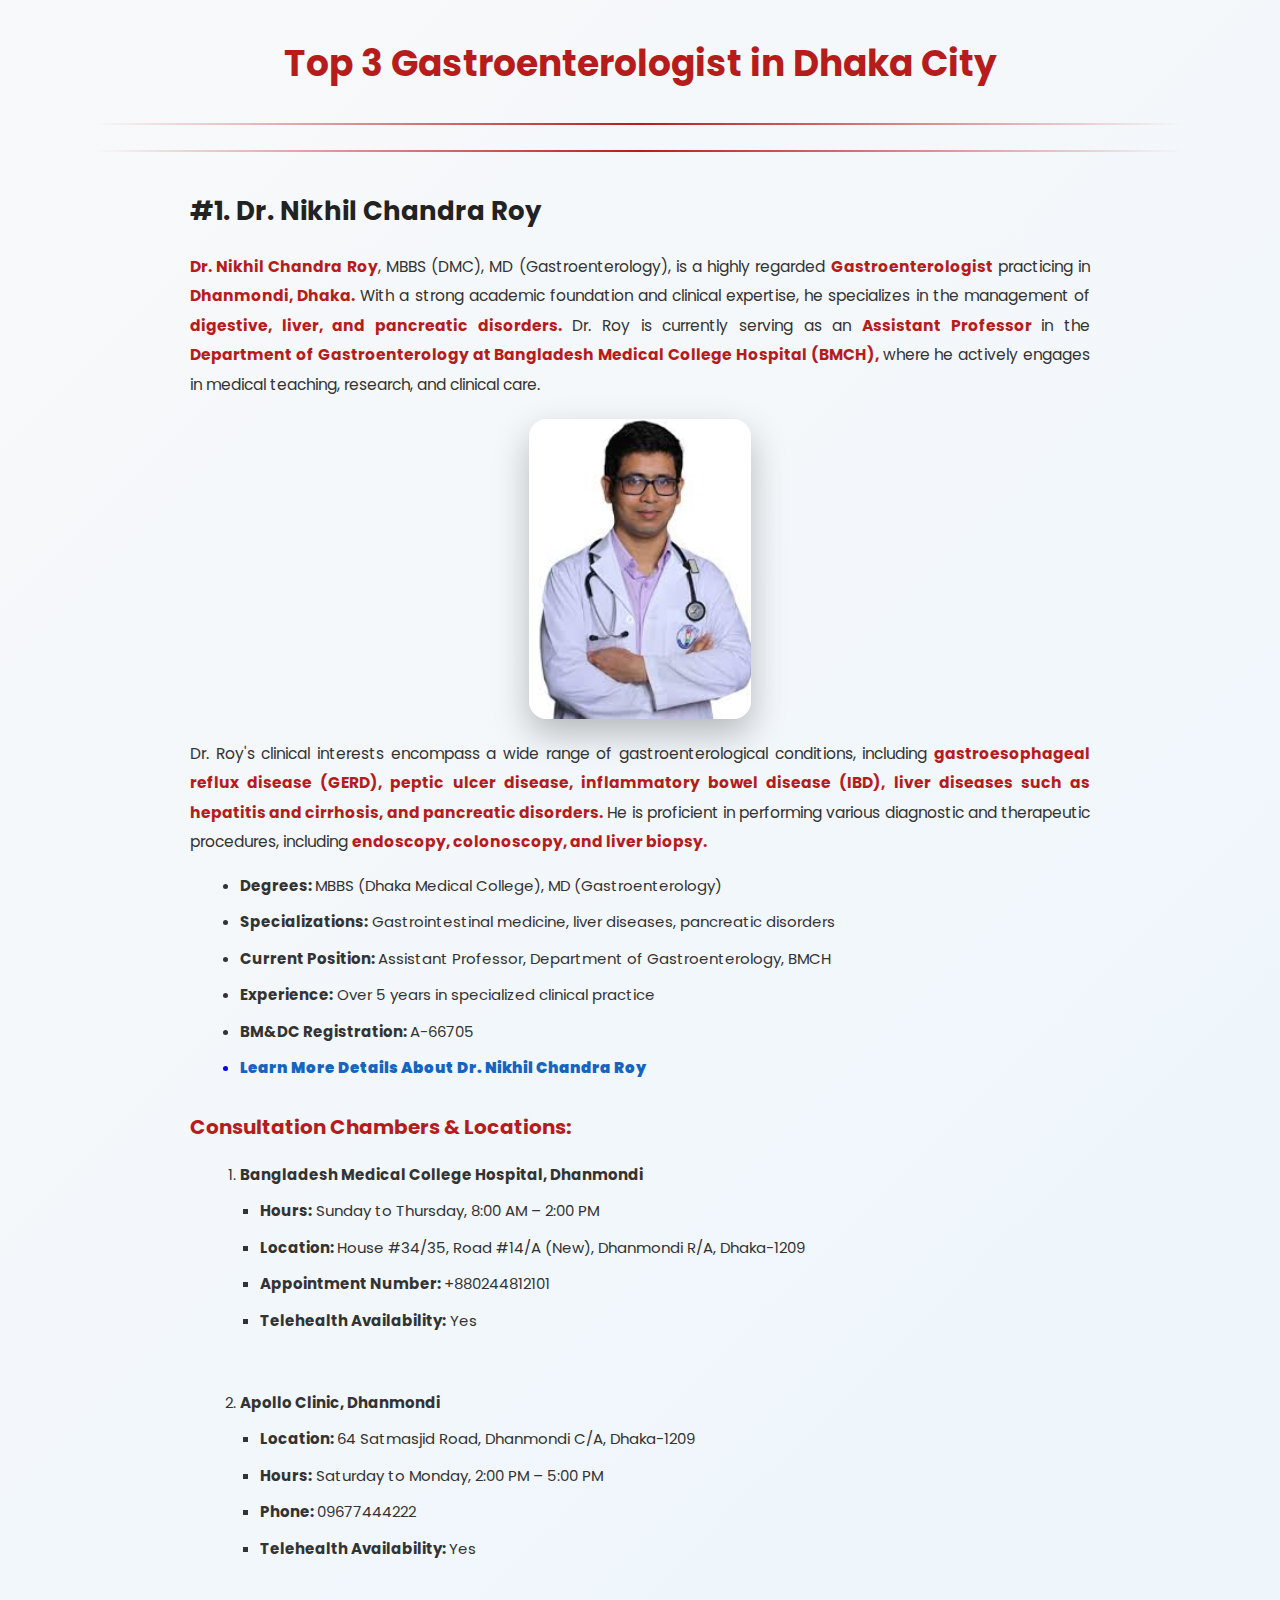
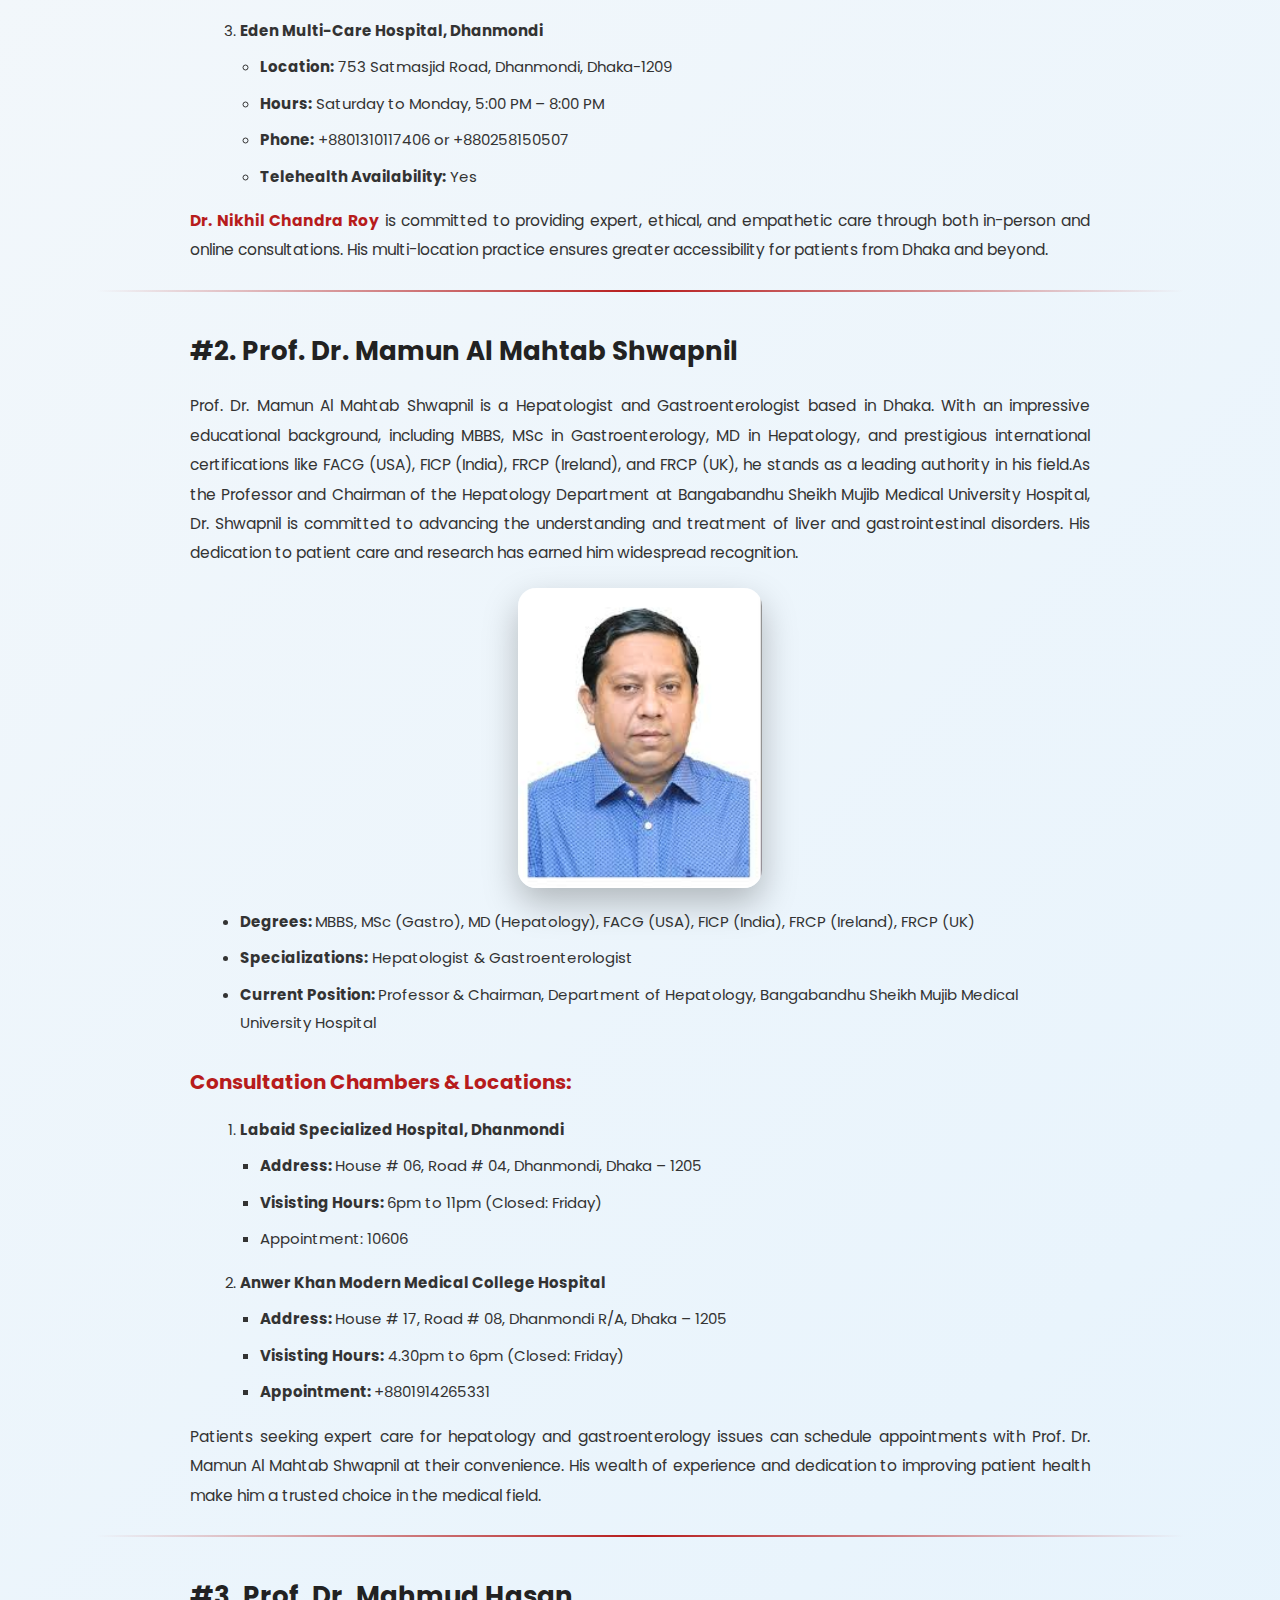
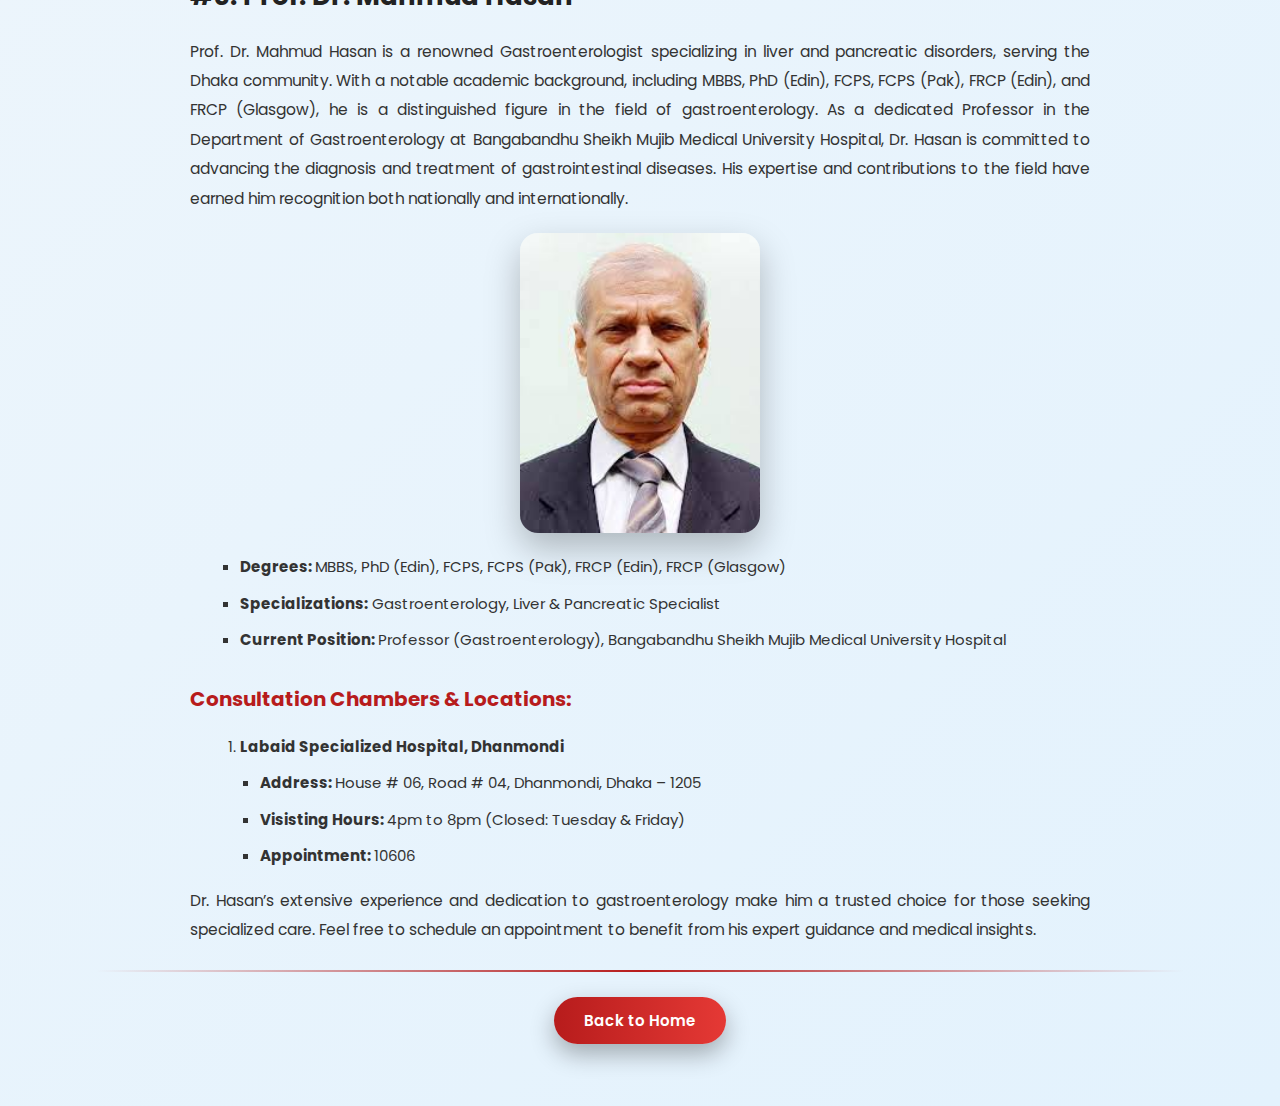
<file: gastro/gastro.html>
<!DOCTYPE html>
<html lang="en">
<head>
    <meta charset="UTF-8">
    <meta name="viewport" content="width=device-width, initial-scale=1.0">
    <title>Top 3 Gastroenterologist</title>
    <link rel="stylesheet" href="gastro.css">
</head>
<body>
    <h1 align = "center">Top 3 Gastroenterologist in Dhaka City</h1><hr>
    <hr><h2>#1. Dr. Nikhil Chandra Roy</h2>
    <p><b>Dr. Nikhil Chandra Roy</b>, MBBS (DMC), MD (Gastroenterology), is a highly regarded <b>Gastroenterologist</b> practicing in <b>Dhanmondi, Dhaka.</b> With a strong academic foundation and clinical expertise, he specializes in the management of <b>digestive, liver, and pancreatic disorders.</b> Dr. Roy is currently serving as an <b>Assistant Professor </b>in the <b>Department of Gastroenterology at Bangladesh Medical College Hospital (BMCH), </b>where he actively engages in medical teaching, research, and clinical care.</p>
    <img src="../pic/gas1.jpg" alt="Dr. Nikhil Chandra Roy" height="300">
    <p>Dr. Roy's clinical interests encompass a wide range of gastroenterological conditions, including <b>gastroesophageal reflux disease (GERD), peptic ulcer disease, inflammatory bowel disease (IBD), liver diseases such as hepatitis and cirrhosis, and pancreatic disorders.</b> He is proficient in performing various diagnostic and therapeutic procedures, including <b>endoscopy, colonoscopy, and liver biopsy.</b></p>
    <ul>
        <li><b>Degrees: </b>MBBS (Dhaka Medical College), MD (Gastroenterology)</li>
        <li><b>Specializations:</b> Gastrointestinal medicine, liver diseases, pancreatic disorders</li>
        <li><b>Current Position: </b>Assistant Professor, Department of Gastroenterology, BMCH</li>
        <li><b>Experience:</b> Over 5 years in specialized clinical practice</li>
        <li><b>BM&DC Registration: </b>A-66705</li>
        <li style="color: blue;"><a href="https://sasthyaseba.com/doctors/asst-prof-dr-nikhil-chandra-roy"><b>Learn More Details About Dr. Nikhil Chandra Roy</b></a></li>
    </ul>
    <h3>Consultation Chambers & Locations:</h3>
    <ol>
        <li><b>Bangladesh Medical College Hospital, Dhanmondi</b></li>
        <ul type = "square">
            <li><b>Hours:</b> Sunday to Thursday, 8:00 AM – 2:00 PM</li>
            <li><b>Location: </b>House #34/35, Road #14/A (New), Dhanmondi R/A, Dhaka-1209</li>
            <li><b>Appointment Number: </b>+880244812101</li>
            <li><b>Telehealth Availability:</b> Yes</li>
        </ul><br>
        <li><b>Apollo Clinic, Dhanmondi</b></li>
        <ul type = "square">
            <li><b>Location: </b>64 Satmasjid Road, Dhanmondi C/A, Dhaka-1209</li>
            <li><b>Hours:</b> Saturday to Monday, 2:00 PM – 5:00 PM</li>
            <li><b>Phone: </b>09677444222</li>
            <li><b>Telehealth Availability: </b>Yes</li>
        </ul><br>
        <li><b>Eden Multi-Care Hospital, Dhanmondi</b></li>
        <ul>
            <li><b>Location:</b> 753 Satmasjid Road, Dhanmondi, Dhaka-1209</li>
            <li><b>Hours:</b> Saturday to Monday, 5:00 PM – 8:00 PM</li>
            <li><b>Phone:</b> +8801310117406 or  +880258150507</li>
            <li><b>Telehealth Availability:</b> Yes</li>
        </ul>
    </ol>
    <p><b>Dr. Nikhil Chandra Roy</b> is committed to providing expert, ethical, and empathetic care through both in-person and online consultations. His multi-location practice ensures greater accessibility for patients from Dhaka and beyond.</p><hr>

    <h2>#2. Prof. Dr. Mamun Al Mahtab Shwapnil</h2>
    <p>Prof. Dr. Mamun Al Mahtab Shwapnil is a Hepatologist and Gastroenterologist based in Dhaka. With an impressive educational background, including MBBS, MSc in Gastroenterology, MD in Hepatology, and prestigious international certifications like FACG (USA), FICP (India), FRCP (Ireland), and FRCP (UK), he stands as a leading authority in his field.As the Professor and Chairman of the Hepatology Department at Bangabandhu Sheikh Mujib Medical University Hospital, Dr. Shwapnil is committed to advancing the understanding and treatment of liver and gastrointestinal disorders. His dedication to patient care and research has earned him widespread recognition.</p>
    <img src="../pic/gas2.jpg" alt="Prof. Dr. Mamun Al Mahtab Shwapnil" height="300">
    <ul>
        <li><b>Degrees: </b>MBBS, MSc (Gastro), MD (Hepatology), FACG (USA), FICP (India), FRCP (Ireland), FRCP (UK)</li>
        <li><b>Specializations:</b> Hepatologist & Gastroenterologist</li>
        <li><b>Current Position: </b>Professor & Chairman, Department of Hepatology, Bangabandhu Sheikh Mujib Medical University Hospital</li>
    </ul>
    <h3>Consultation Chambers & Locations:</h3>
    <ol>
        <li><b>Labaid Specialized Hospital, Dhanmondi</b></li>
        <ul type = "square">
            <li><b>Address: </b>House # 06, Road # 04, Dhanmondi, Dhaka – 1205</li>
            <li><b>Visisting Hours: </b>6pm to 11pm (Closed: Friday)</li>
            <li>Appointment: 10606</li>
        </ul>
        <li><b>Anwer Khan Modern Medical College Hospital</b></li>
        <ul type = "square">
            <li><b>Address: </b>House # 17, Road # 08, Dhanmondi R/A, Dhaka – 1205</li>
            <li><b>Visisting Hours:</b> 4.30pm to 6pm (Closed: Friday)</li>
            <li><b>Appointment: </b>+8801914265331</li>
        </ul>
    </ol>
    <p>Patients seeking expert care for hepatology and gastroenterology issues can schedule appointments with Prof. Dr. Mamun Al Mahtab Shwapnil at their convenience. His wealth of experience and dedication to improving patient health make him a trusted choice in the medical field.</p><hr>

    <h2>#3. Prof. Dr. Mahmud Hasan</h2>
    <p>Prof. Dr. Mahmud Hasan is a renowned Gastroenterologist specializing in liver and pancreatic disorders, serving the Dhaka community. With a notable academic background, including MBBS, PhD (Edin), FCPS, FCPS (Pak), FRCP (Edin), and FRCP (Glasgow), he is a distinguished figure in the field of gastroenterology. As a dedicated Professor in the Department of Gastroenterology at Bangabandhu Sheikh Mujib Medical University Hospital, Dr. Hasan is committed to advancing the diagnosis and treatment of gastrointestinal diseases. His expertise and contributions to the field have earned him recognition both nationally and internationally.</p>
    <img src="../pic/gas3.jpg" alt="Prof. Dr. Mahmud Hasan" height="300">
    <ul type = "square">
        <li><b>Degrees: </b>MBBS, PhD (Edin), FCPS, FCPS (Pak), FRCP (Edin), FRCP (Glasgow)</li>
        <li><b>Specializations:</b> Gastroenterology, Liver & Pancreatic Specialist</li>
        <li><b>Current Position: </b>Professor (Gastroenterology), Bangabandhu Sheikh Mujib Medical University Hospital</li>
    </ul>
    <h3>Consultation Chambers & Locations:</h3>
    <ol>
        <li><b>Labaid Specialized Hospital, Dhanmondi</b></li>
        <ul type = "square">
            <li><b>Address: </b>House # 06, Road # 04, Dhanmondi, Dhaka – 1205</li>
            <li><b>Visisting Hours: </b>4pm to 8pm (Closed: Tuesday & Friday)</li>
            <li><b>Appointment: </b>10606</li>
        </ul>
    </ol>
    <p>Dr. Hasan’s extensive experience and dedication to gastroenterology make him a trusted choice for those seeking specialized care. Feel free to schedule an appointment to benefit from his expert guidance and medical insights.</p><hr>

    <p align = "center"><a href="../index/index.html"><button>Back to Home</button></a></p>
</body>
</html>
</file>
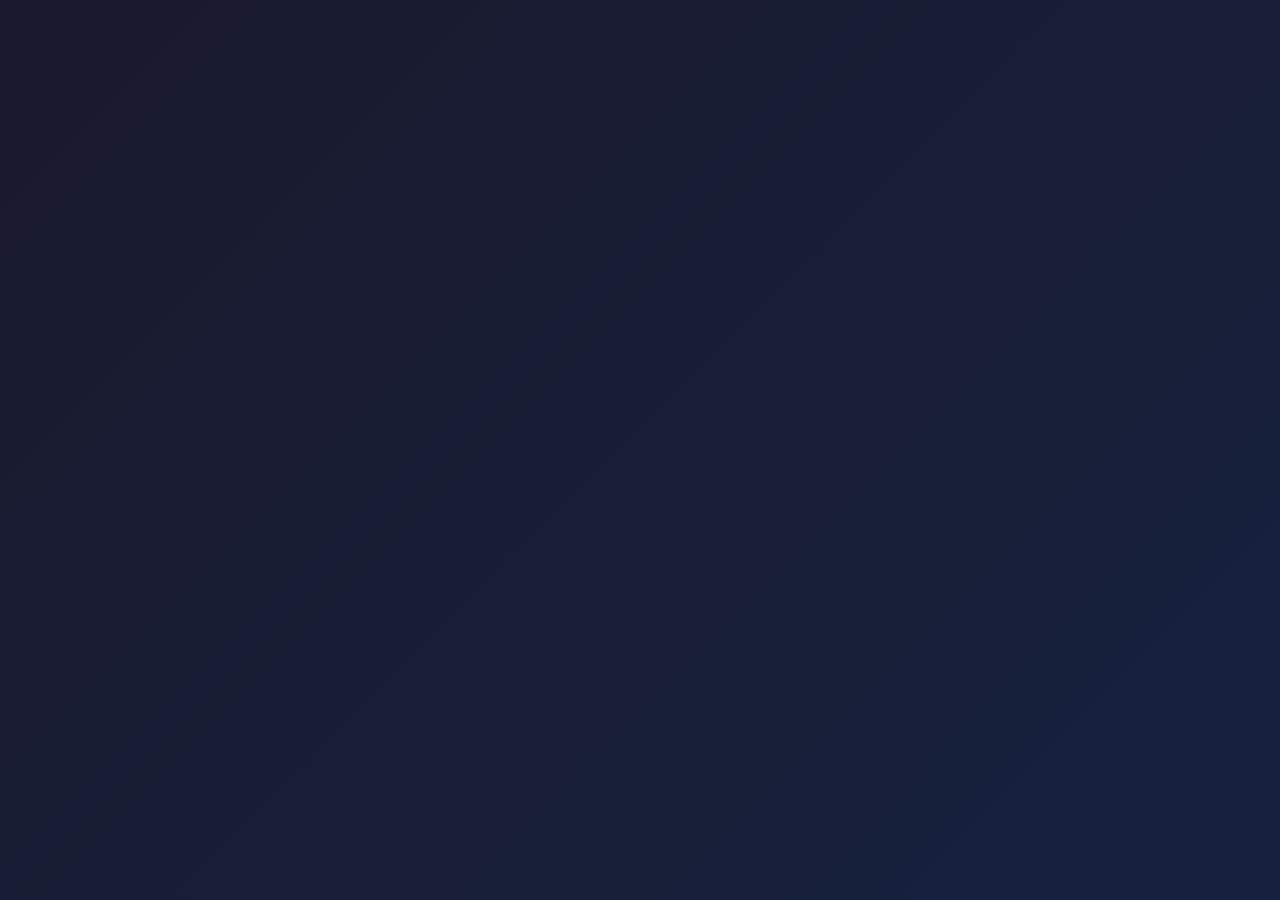
<file: index/mycard.html>
<!DOCTYPE html>
<html lang="en">
<head>
    <meta charset="UTF-8">
    <meta name="viewport" content="width=device-width, initial-scale=1.0">
    <title>My Card</title>
    <link rel="stylesheet" href="mycard.css">
</head>
<body>
    <h1 align="center">Developer's Information</h1>
    <img src="../pic/Design1.png" alt="Company_Name"><br>
    <img src="../pic/Design1 (2).png" alt="Developer_Info">
    <a href="index.html"><button>Back to home page</button></a>
</body>
</html>
</file>
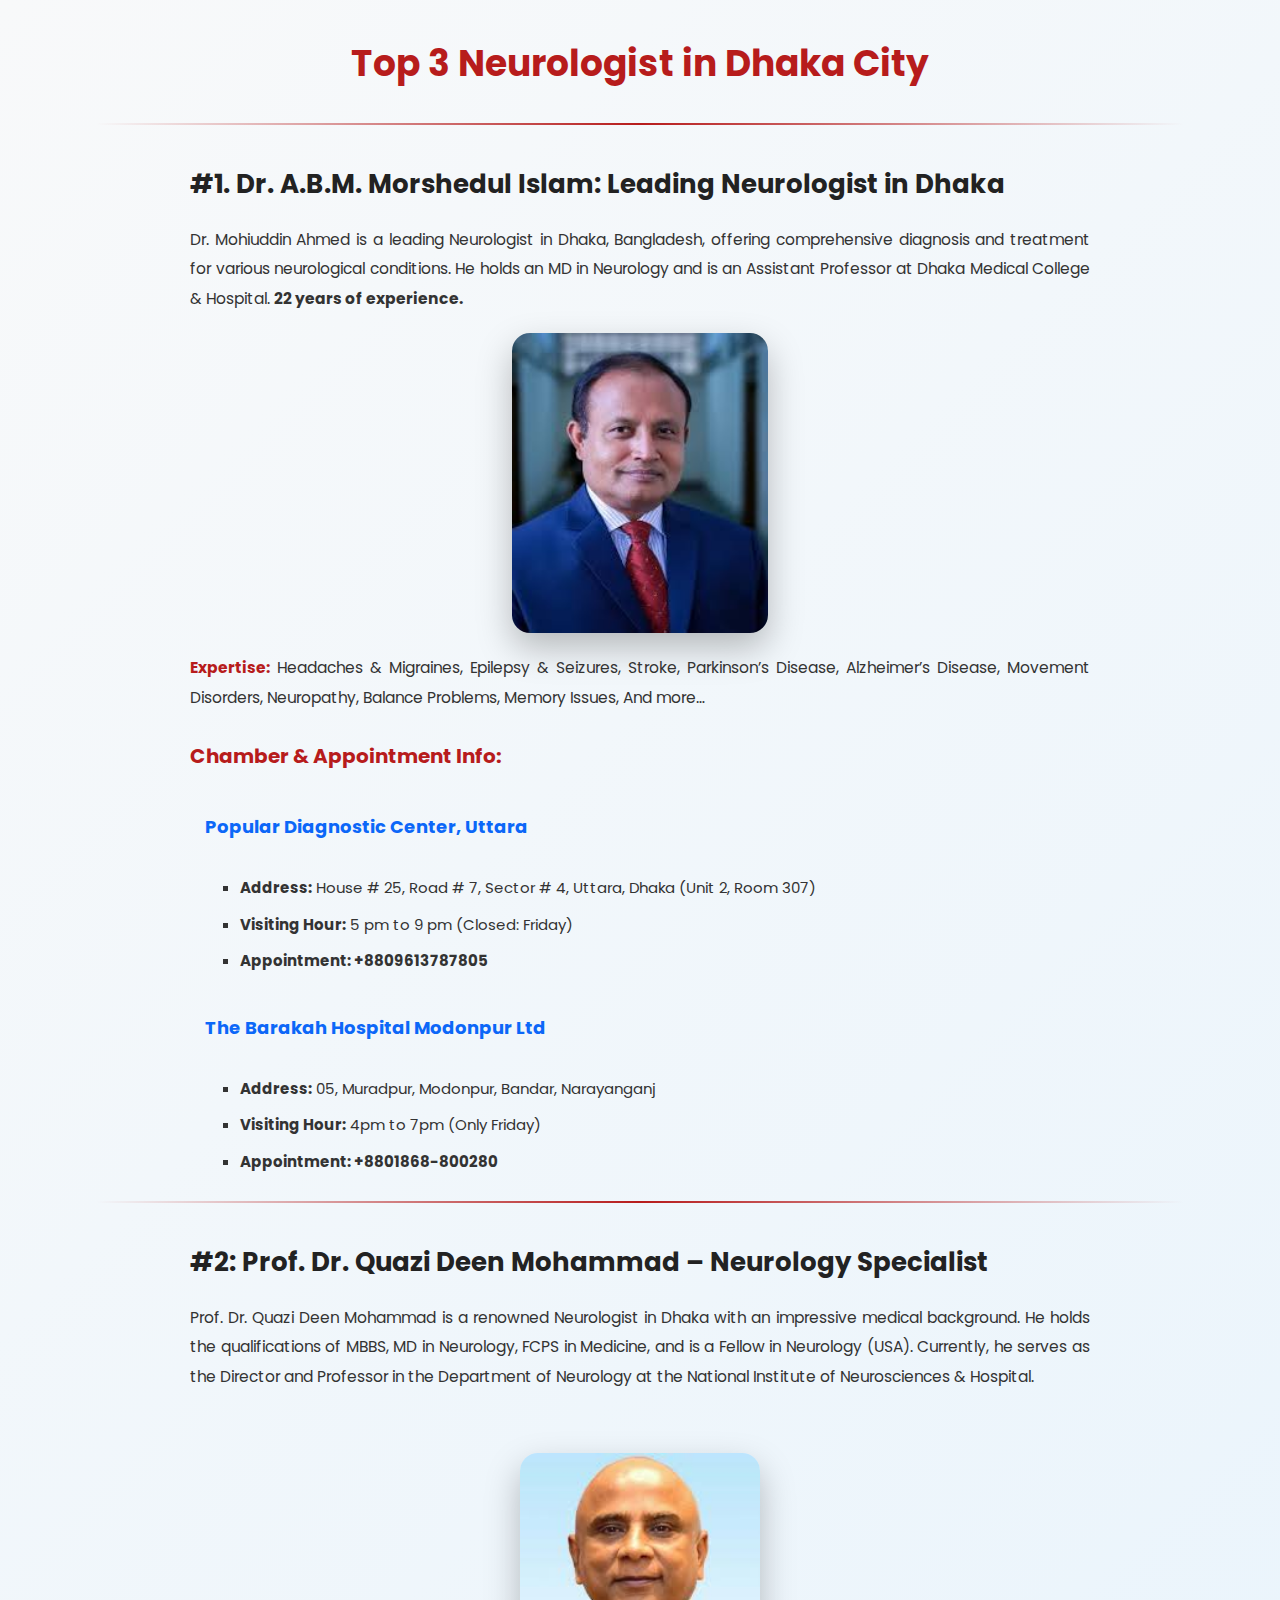
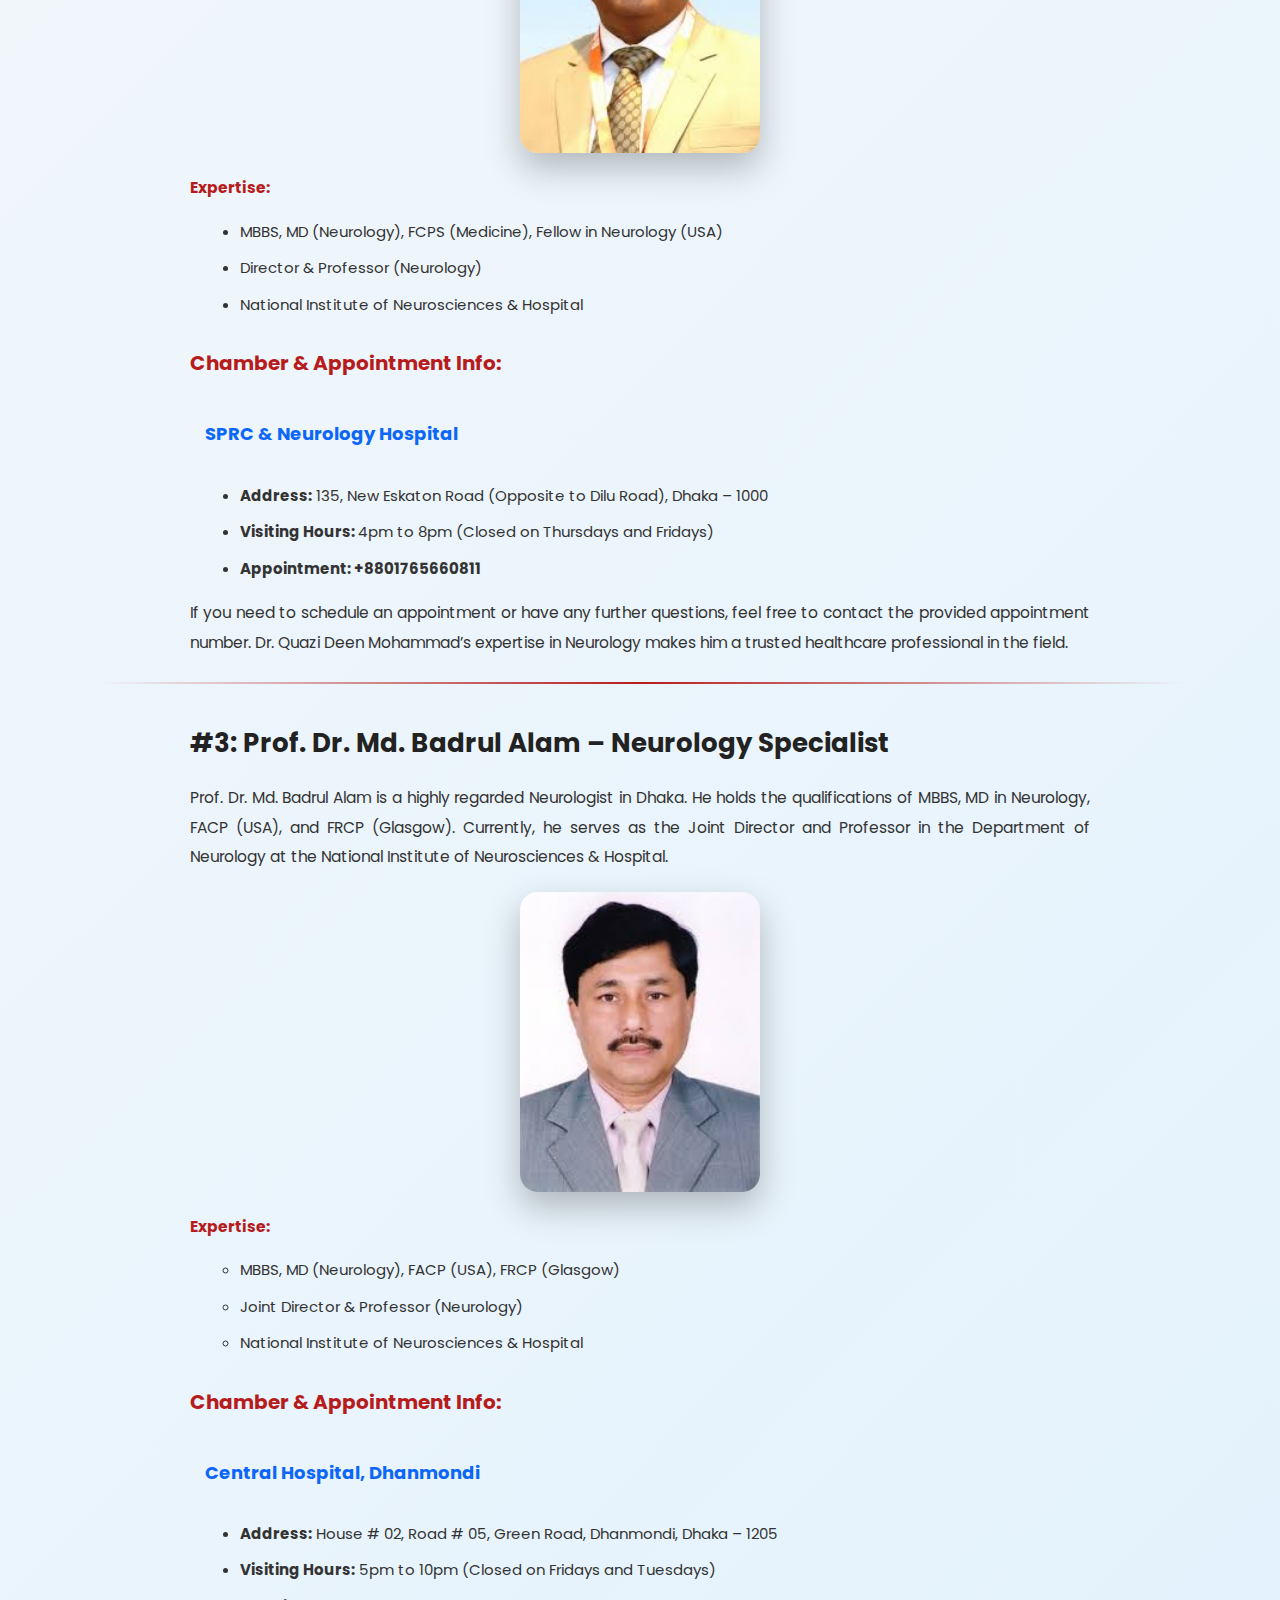
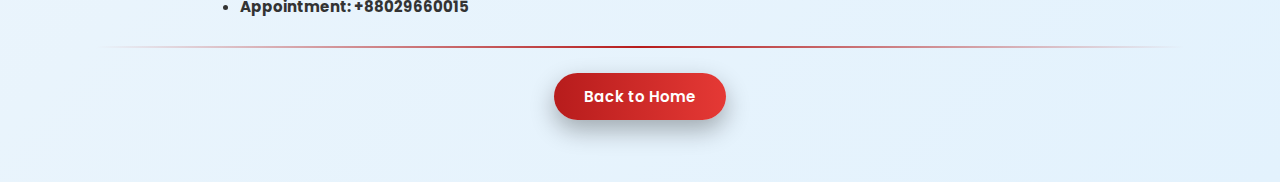
<file: neuro/nero.html>
<!DOCTYPE html>
<html lang="en">
<head>
    <meta charset="UTF-8">
    <meta name="viewport" content="width=device-width, initial-scale=1.0">
    <title>Best 3 Neurologist</title>
    <link rel="stylesheet" href="neuro.css">
</head>
<body>
    <h1 align = "center">Top 3 Neurologist in Dhaka City</h1>
    <hr><h2>#1. Dr. A.B.M. Morshedul Islam: Leading Neurologist in Dhaka</h2>
    <p>Dr. Mohiuddin Ahmed is a leading Neurologist in Dhaka, Bangladesh, offering comprehensive diagnosis and treatment for various neurological conditions.  He holds an MD in Neurology and is an Assistant Professor at Dhaka Medical College & Hospital. <strong>22 years of experience.</strong></p>
    <img src="../pic/neuro1.jpg" alt="Dr. A.B.M. Morshedul Islam" height="300">
    <p><b>Expertise:</b> Headaches & Migraines, Epilepsy & Seizures, Stroke, Parkinson’s Disease, Alzheimer’s Disease, Movement Disorders, Neuropathy, Balance Problems, Memory Issues, And more…</p>
    <h3>Chamber & Appointment Info:</h3>
    <h4>Popular Diagnostic Center, Uttara</h4>
    <ul type="square">
        <li><b>Address:</b> House # 25, Road # 7, Sector # 4, Uttara, Dhaka (Unit 2, Room 307)</li>
        <li><b>Visiting Hour:</b> 5 pm to 9 pm (Closed: Friday)</li>
        <li><b>Appointment: +8809613787805</b></li>
    </ul>
    <h4>The Barakah Hospital Modonpur Ltd</h4>
    <ul type = "square">
        <li><b>Address:</b> 05, Muradpur, Modonpur, Bandar, Narayanganj</li>
        <li><b>Visiting Hour:</b> 4pm to 7pm (Only Friday)</li>
        <li><b>Appointment: +8801868-800280</b></li>
    </ul><hr>

    <h2>#2: Prof. Dr. Quazi Deen Mohammad – Neurology Specialist</h2>
    <p>Prof. Dr. Quazi Deen Mohammad is a renowned Neurologist in Dhaka with an impressive medical background. He holds the qualifications of MBBS, MD in Neurology, FCPS in Medicine, and is a Fellow in Neurology (USA). Currently, he serves as the Director and Professor in the Department of Neurology at the National Institute of Neurosciences & Hospital.</p><br>
    <img src="../pic/neuro2.jpg" alt="Prof. Dr. Quazi Deen Mohammad" height="300">
    <p><b>Expertise:</b></p>
    <ul>
        <li>MBBS, MD (Neurology), FCPS (Medicine), Fellow in Neurology (USA)</li>
        <li>Director & Professor (Neurology)</li>
        <li>National Institute of Neurosciences & Hospital</li>
    </ul>
    <h3>Chamber & Appointment Info:</h3>
    <h4>SPRC & Neurology Hospital</h4>
    <ul>
        <li><b>Address:</b> 135, New Eskaton Road (Opposite to Dilu Road), Dhaka – 1000</li>
        <li><b>Visiting Hours: </b>4pm to 8pm (Closed on Thursdays and Fridays)</li>
        <li><b>Appointment: +8801765660811</b></li>
    </ul>
    <p>If you need to schedule an appointment or have any further questions, feel free to contact the provided appointment number. Dr. Quazi Deen Mohammad’s expertise in Neurology makes him a trusted healthcare professional in the field.</p><hr>

    <h2>#3: Prof. Dr. Md. Badrul Alam – Neurology Specialist</h2>
    <p>Prof. Dr. Md. Badrul Alam is a highly regarded Neurologist in Dhaka. He holds the qualifications of MBBS, MD in Neurology, FACP (USA), and FRCP (Glasgow). Currently, he serves as the Joint Director and Professor in the Department of Neurology at the National Institute of Neurosciences & Hospital.</p>
    <img src="../pic/neuro3.jpg" alt="Prof. Dr. Md. Badrul Alam" height="300">

    <p><b>Expertise:</b></p>
    <ul type = "circle">
        <li>MBBS, MD (Neurology), FACP (USA), FRCP (Glasgow)</li>
        <li>Joint Director & Professor (Neurology)</li>
        <li>National Institute of Neurosciences & Hospital</li>
    </ul>
    <h3>Chamber & Appointment Info:</h3>
    <h4>Central Hospital, Dhanmondi</h4>
    <ul type="disc">
        <li><b>Address:</b> House # 02, Road # 05, Green Road, Dhanmondi, Dhaka – 1205</li>
        <li><b>Visiting Hours:</b> 5pm to 10pm (Closed on Fridays and Tuesdays)</li>
        <li><b>Appointment: +88029660015</b></li>
    </ul>
    <hr>

    <p align = "center"><a href="../index/index.html"><button>Back to Home</button></a></p>

</body>
</html>
</file>
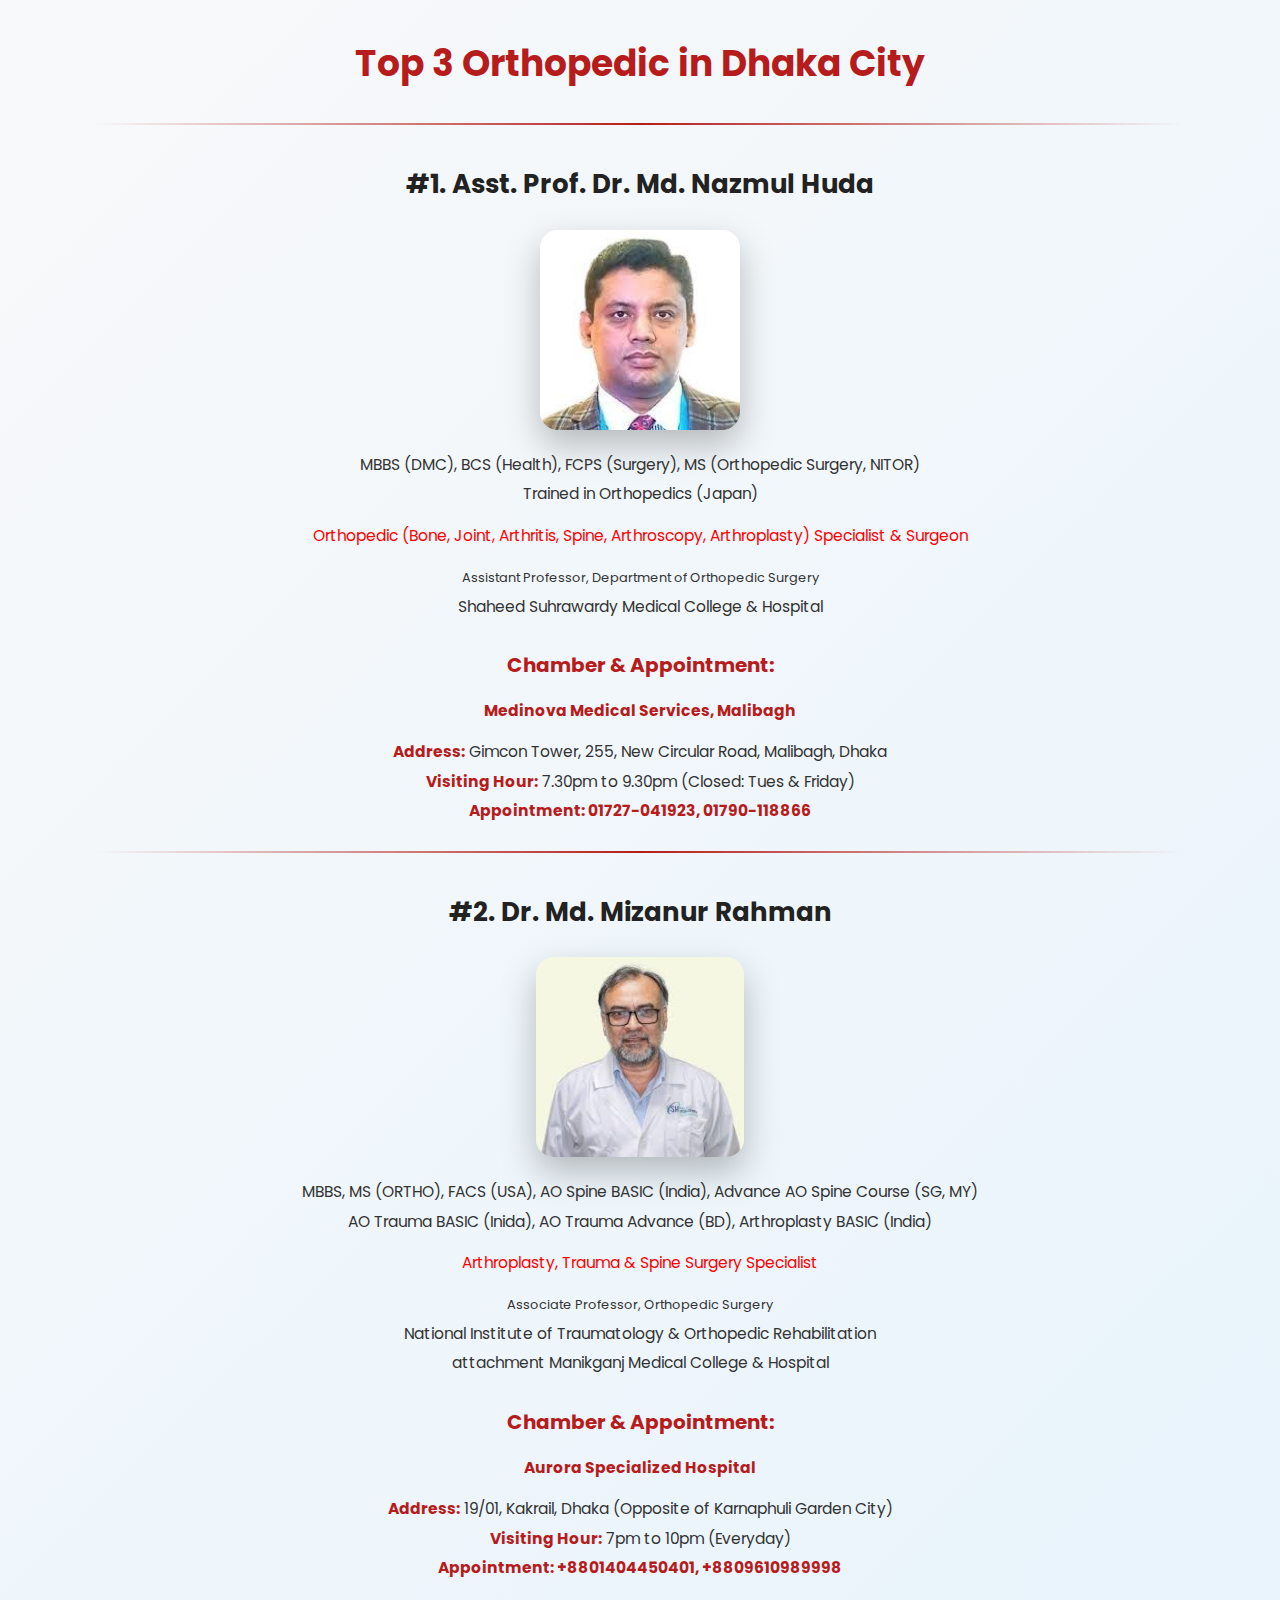
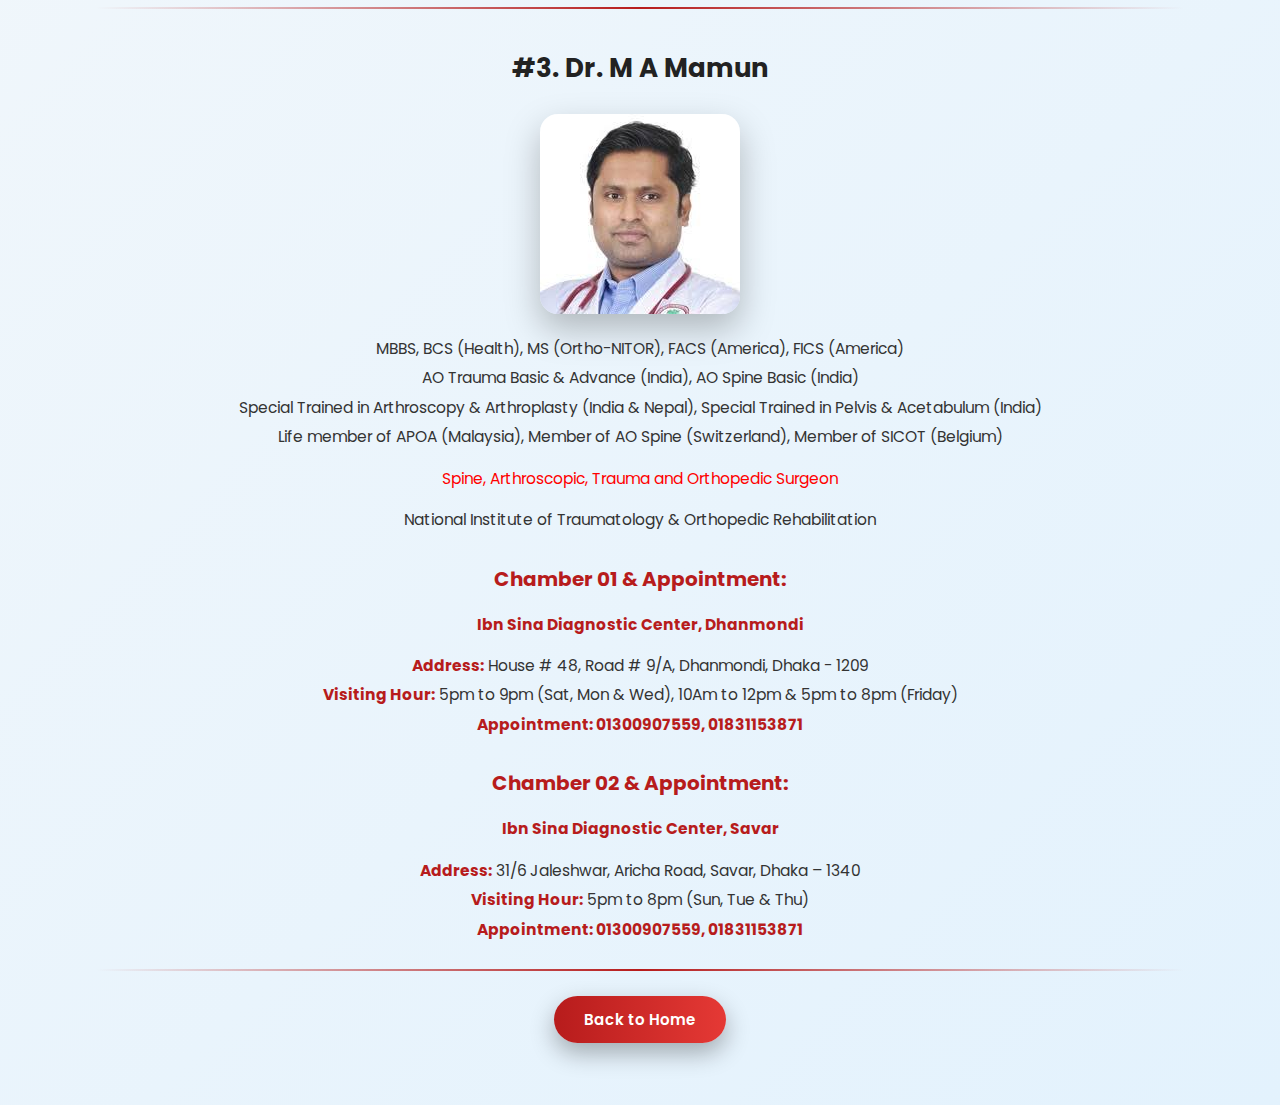
<file: ortho/ortho.html>
<!DOCTYPE html>
<html lang="en">
<head>
    <meta charset="UTF-8">
    <meta name="viewport" content="width=device-width, initial-scale=1.0">
    <title>Top 3 Orthopedic</title>
    <link rel="stylesheet" href="ortho.css">
</head>
<body>
    <h1 align = "center">Top 3 Orthopedic in Dhaka City</h1><hr>
    <h2 align="center">#1. Asst. Prof. Dr. Md. Nazmul Huda</h2>
    <p align="center"><img src="../pic/ortho1.jpg" alt="Dr. Md. Nazmul Huda" height="200" class="center"></p>
    <p align="center">
        MBBS (DMC), BCS (Health), FCPS (Surgery), MS (Orthopedic Surgery, NITOR)<br>
        Trained in Orthopedics (Japan)
    </p>
    <p style="color: red;" align ="center">Orthopedic (Bone, Joint, Arthritis, Spine, Arthroscopy, Arthroplasty) Specialist & Surgeon</p>
    <p align = "center"><small>Assistant Professor, Department of Orthopedic Surgery</small><br>
    Shaheed Suhrawardy Medical College & Hospital<br></p>
    <h3 align = "center">Chamber & Appointment:</h3>
    <p style="color: royalblue;" align = "center"><b>Medinova Medical Services, Malibagh</b></p>
    <p align = "center"><b>Address:</b> Gimcon Tower, 255, New Circular Road, Malibagh, Dhaka<br>
        <b>Visiting Hour:</b> 7.30pm to 9.30pm (Closed: Tues & Friday)
        <br><b>Appointment: 01727-041923, 01790-118866</b></p><hr>

    <h2 align="center">#2. Dr. Md. Mizanur Rahman</h2>
    <p align="center"><img src="../pic/ortho2.jpg" alt="Dr. Md. Mizanur Rahman" height="200" class="center"></p>
    <p align="center">
        MBBS, MS (ORTHO), FACS (USA), AO Spine BASIC (India), Advance AO Spine Course (SG, MY)<br>
AO Trauma BASIC (Inida), AO Trauma Advance (BD), Arthroplasty BASIC (India)
    </p>
    <p style="color: red;" align ="center">Arthroplasty, Trauma & Spine Surgery Specialist</p>
    <p align = "center"><small>Associate Professor, Orthopedic Surgery</small><br>
        National Institute of Traumatology & Orthopedic Rehabilitation<br>
        attachment Manikganj Medical College & Hospital<br></p>
    <h3 align = "center">Chamber & Appointment:</h3>
    <p style="color: royalblue;" align = "center"><b>Aurora Specialized Hospital</b></p>
    <p align = "center"><b>Address:</b> 19/01, Kakrail, Dhaka (Opposite of Karnaphuli Garden City)<br>
        <b>Visiting Hour:</b> 7pm to 10pm (Everyday)
        <br><b>Appointment: +8801404450401, +8809610989998</b></p><hr>

    <h2 align="center">#3. Dr. M A Mamun</h2>
    <p align="center"><img src="../pic/ortho3.jpg" height="200" class="center"></p>
    <p align="center">
        MBBS, BCS (Health), MS (Ortho-NITOR), FACS (America), FICS (America)<br>
AO Trauma Basic & Advance (India), AO Spine Basic (India)<br>
Special Trained in Arthroscopy & Arthroplasty (India & Nepal), Special Trained in Pelvis & Acetabulum (India)<br>
Life member of APOA (Malaysia), Member of AO Spine (Switzerland), Member of SICOT (Belgium)
    </p>
    <p style="color: red;" align ="center">Spine, Arthroscopic, Trauma and Orthopedic Surgeon</p>
    <p align ="center">National Institute of Traumatology & Orthopedic Rehabilitation<br></p>
    <h3 align = "center">Chamber 01 & Appointment:</h3>
    <p style="color: royalblue;" align = "center"><b>Ibn Sina Diagnostic Center, Dhanmondi</b></p>
    <p align = "center"><b>Address:</b> House # 48, Road # 9/A, Dhanmondi, Dhaka - 1209<br>
        <b>Visiting Hour:</b> 5pm to 9pm (Sat, Mon & Wed), 10Am to 12pm & 5pm to 8pm (Friday)
        <br><b>Appointment: 01300907559, 01831153871</b></p>

        <h3 align = "center">Chamber 02 & Appointment:</h3>
        <p style="color: royalblue;" align = "center"><b>Ibn Sina Diagnostic Center, Savar</b></p>
        <p align = "center"><b>Address:</b> 31/6 Jaleshwar, Aricha Road, Savar, Dhaka – 1340<br>
            <b>Visiting Hour:</b> 5pm to 8pm (Sun, Tue & Thu)
            <br><b>Appointment: 01300907559, 01831153871</b></p><hr>
    
    <p align = "center"><a href="../index/index.html"><button>Back to Home</button></a></p>
</body>
</html>
</file>
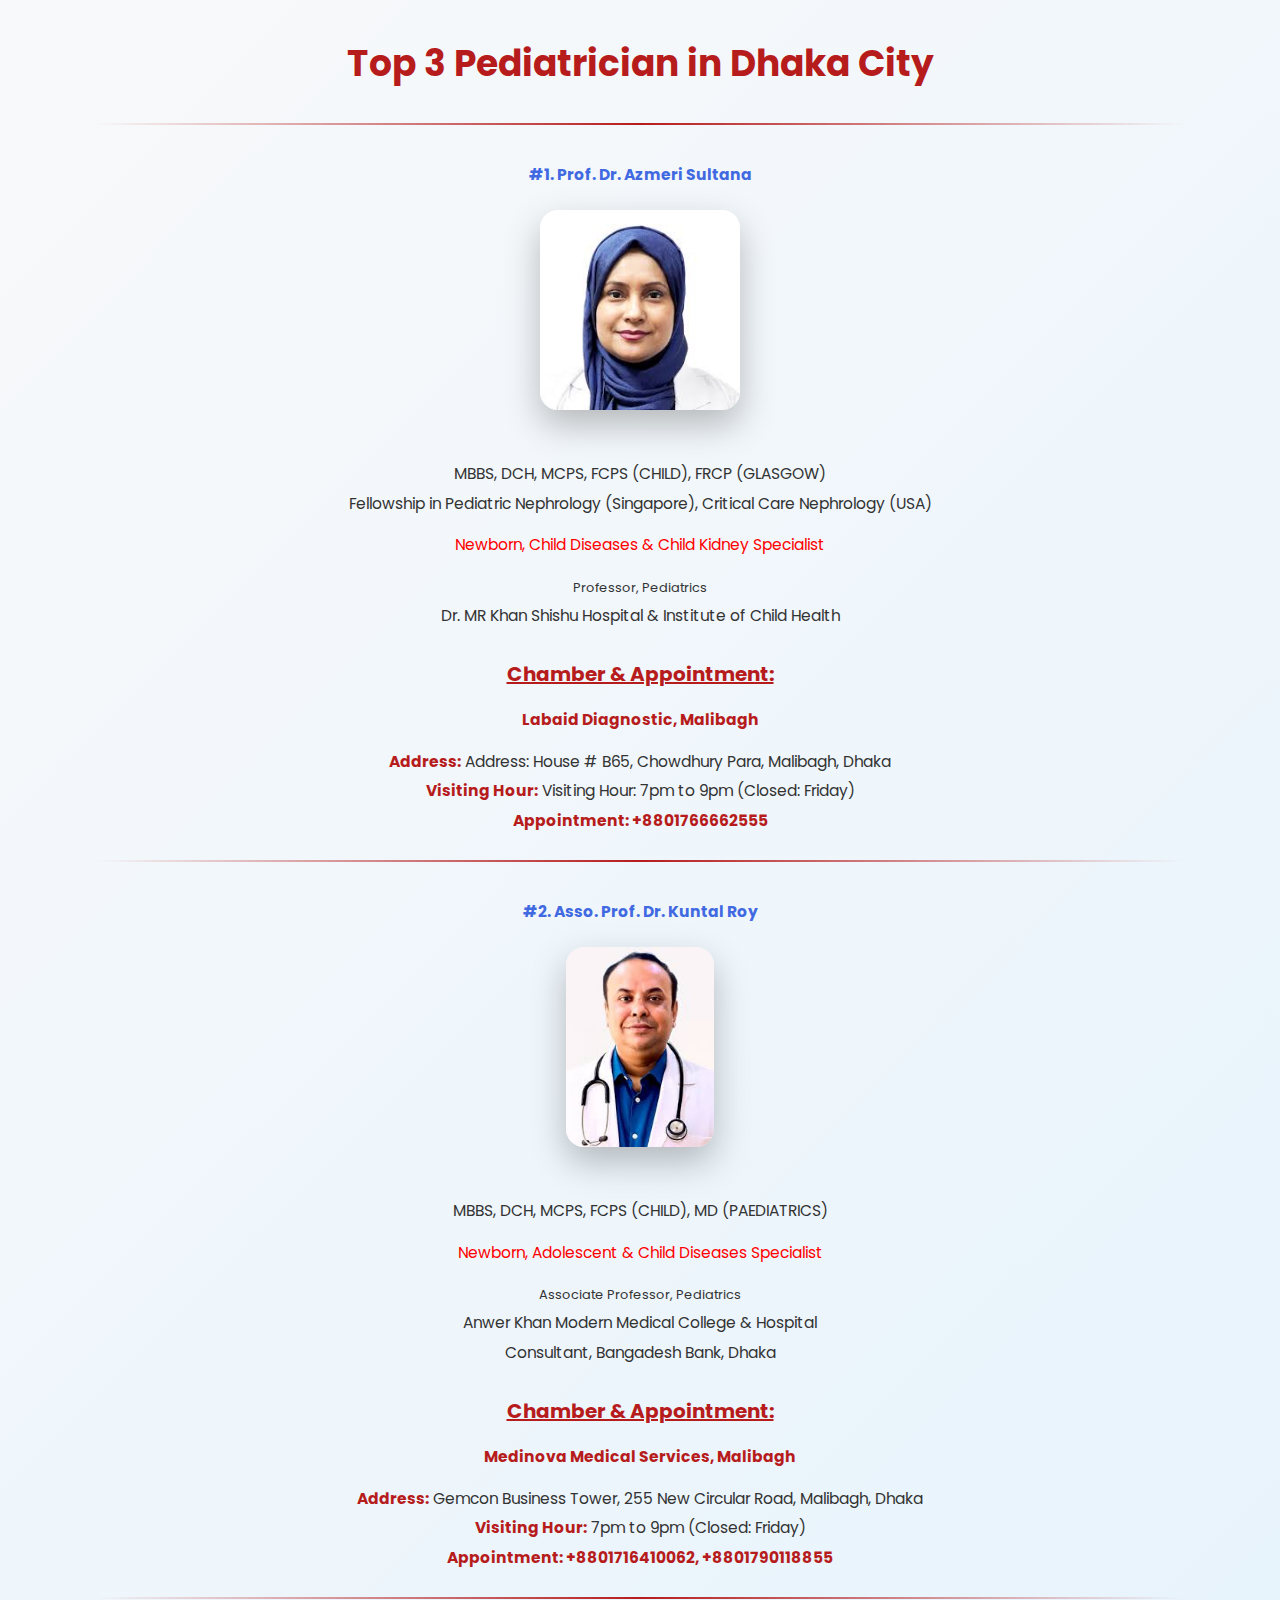
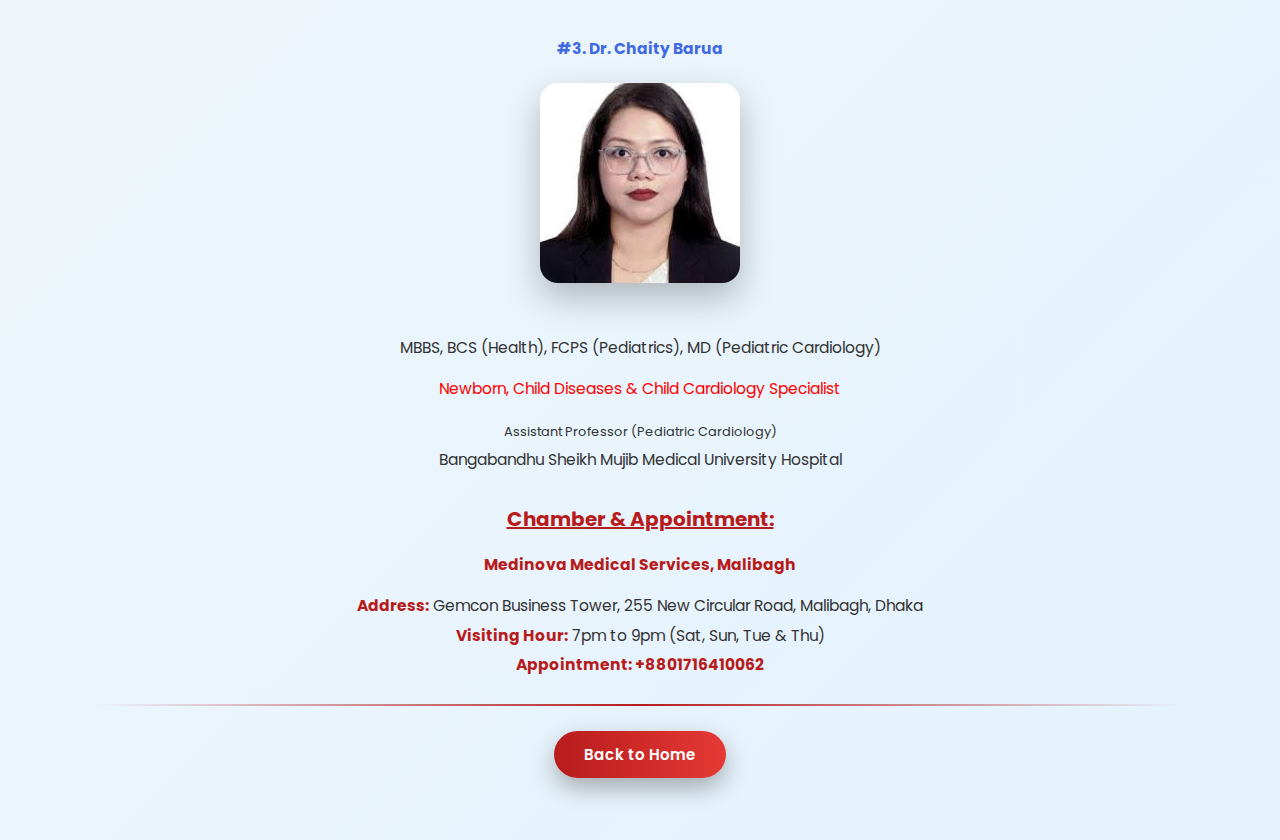
<file: pedia/pedia.html>
<!DOCTYPE html>
<html lang="en">
<head>
    <meta charset="UTF-8">
    <meta name="viewport" content="width=device-width, initial-scale=1.0">
    <title>Top 3 Pediatrician</title>
    <link rel="stylesheet" href="pedia.css">
</head>
<body>
    <h1 align = "center">Top 3 Pediatrician in Dhaka City</h1><hr>
    <h2><p style="color: royalblue;" align = "center">#1. Prof. Dr. Azmeri Sultana</p></h2>
    <p align = "center"><img src="../pic/pedia1.jpg" alt="Prof. Dr. Azmeri Sultana" height="200"><br>
        MBBS, DCH, MCPS, FCPS (CHILD), FRCP (GLASGOW)<br>
        Fellowship in Pediatric Nephrology (Singapore), Critical Care Nephrology (USA)</p>
        <p style="color: red;" align ="center">Newborn, Child Diseases & Child Kidney Specialist</p>
        <p align = "center"><small>Professor, Pediatrics</small><br>
        Dr. MR Khan Shishu Hospital & Institute of Child Health<br></p>
    <h3 align = "center"><u>Chamber & Appointment:</u></h3>
    <p style="color: royalblue;" align = "center"><b>Labaid Diagnostic, Malibagh</b></p>
    <p align = "center"><b>Address:</b> Address: House # B65, Chowdhury Para, Malibagh, Dhaka<br>
        <b>Visiting Hour:</b> Visiting Hour: 7pm to 9pm (Closed: Friday)
        <br><b>Appointment: +8801766662555</b></p><hr>

    <h2><p style="color: royalblue;" align = "center">#2. Asso. Prof. Dr. Kuntal Roy</p></h2>
    <p align = "center"><img src="../pic/pedia2.jpg" alt="Asso. Prof. Dr. Kuntal Roy" height="200"><br>
        MBBS, DCH, MCPS, FCPS (CHILD), MD (PAEDIATRICS)<br></p>
        <p style="color: red;" align ="center">Newborn, Adolescent & Child Diseases Specialist</p>
        <p align = "center"><small>Associate Professor, Pediatrics</small><br>
        Anwer Khan Modern Medical College & Hospital<br>
        Consultant, Bangadesh Bank, Dhaka<br></p>
    <h3 align = "center"><u>Chamber & Appointment:</u></h3>
    <p style="color: royalblue;" align = "center"><b>Medinova Medical Services, Malibagh</b></p>
    <p align = "center"><b>Address:</b> Gemcon Business Tower, 255 New Circular Road, Malibagh, Dhaka<br>
        <b>Visiting Hour:</b> 7pm to 9pm (Closed: Friday)
        <br><b>Appointment: +8801716410062, +8801790118855</b></p><hr>

    <h2><p style="color: royalblue;" align = "center">#3. Dr. Chaity Barua</p></h2>
    <p align = "center"><img src="../pic/pedia3.jpg" alt="Dr. Chaity Barua" height="200"><br>
        MBBS, BCS (Health), FCPS (Pediatrics), MD (Pediatric Cardiology)<br></p>
        <p style="color: red;" align ="center">Newborn, Child Diseases & Child Cardiology Specialist</p>
        <p align = "center"><small>Assistant Professor (Pediatric Cardiology)</small><br>
            Bangabandhu Sheikh Mujib Medical University Hospital<br></p>
    <h3 align = "center"><u>Chamber & Appointment:</u></h3>
    <p style="color: royalblue;" align = "center"><b>Medinova Medical Services, Malibagh</b></p>
    <p align = "center"><b>Address:</b> Gemcon Business Tower, 255 New Circular Road, Malibagh, Dhaka<br>
        <b>Visiting Hour:</b> 7pm to 9pm (Sat, Sun, Tue & Thu)
        <br><b>Appointment: +8801716410062</b></p><hr>
    <p align = "center"><a href="../index/index.html"><button>Back to Home</button></a></p>
</body>
</html>
</file>
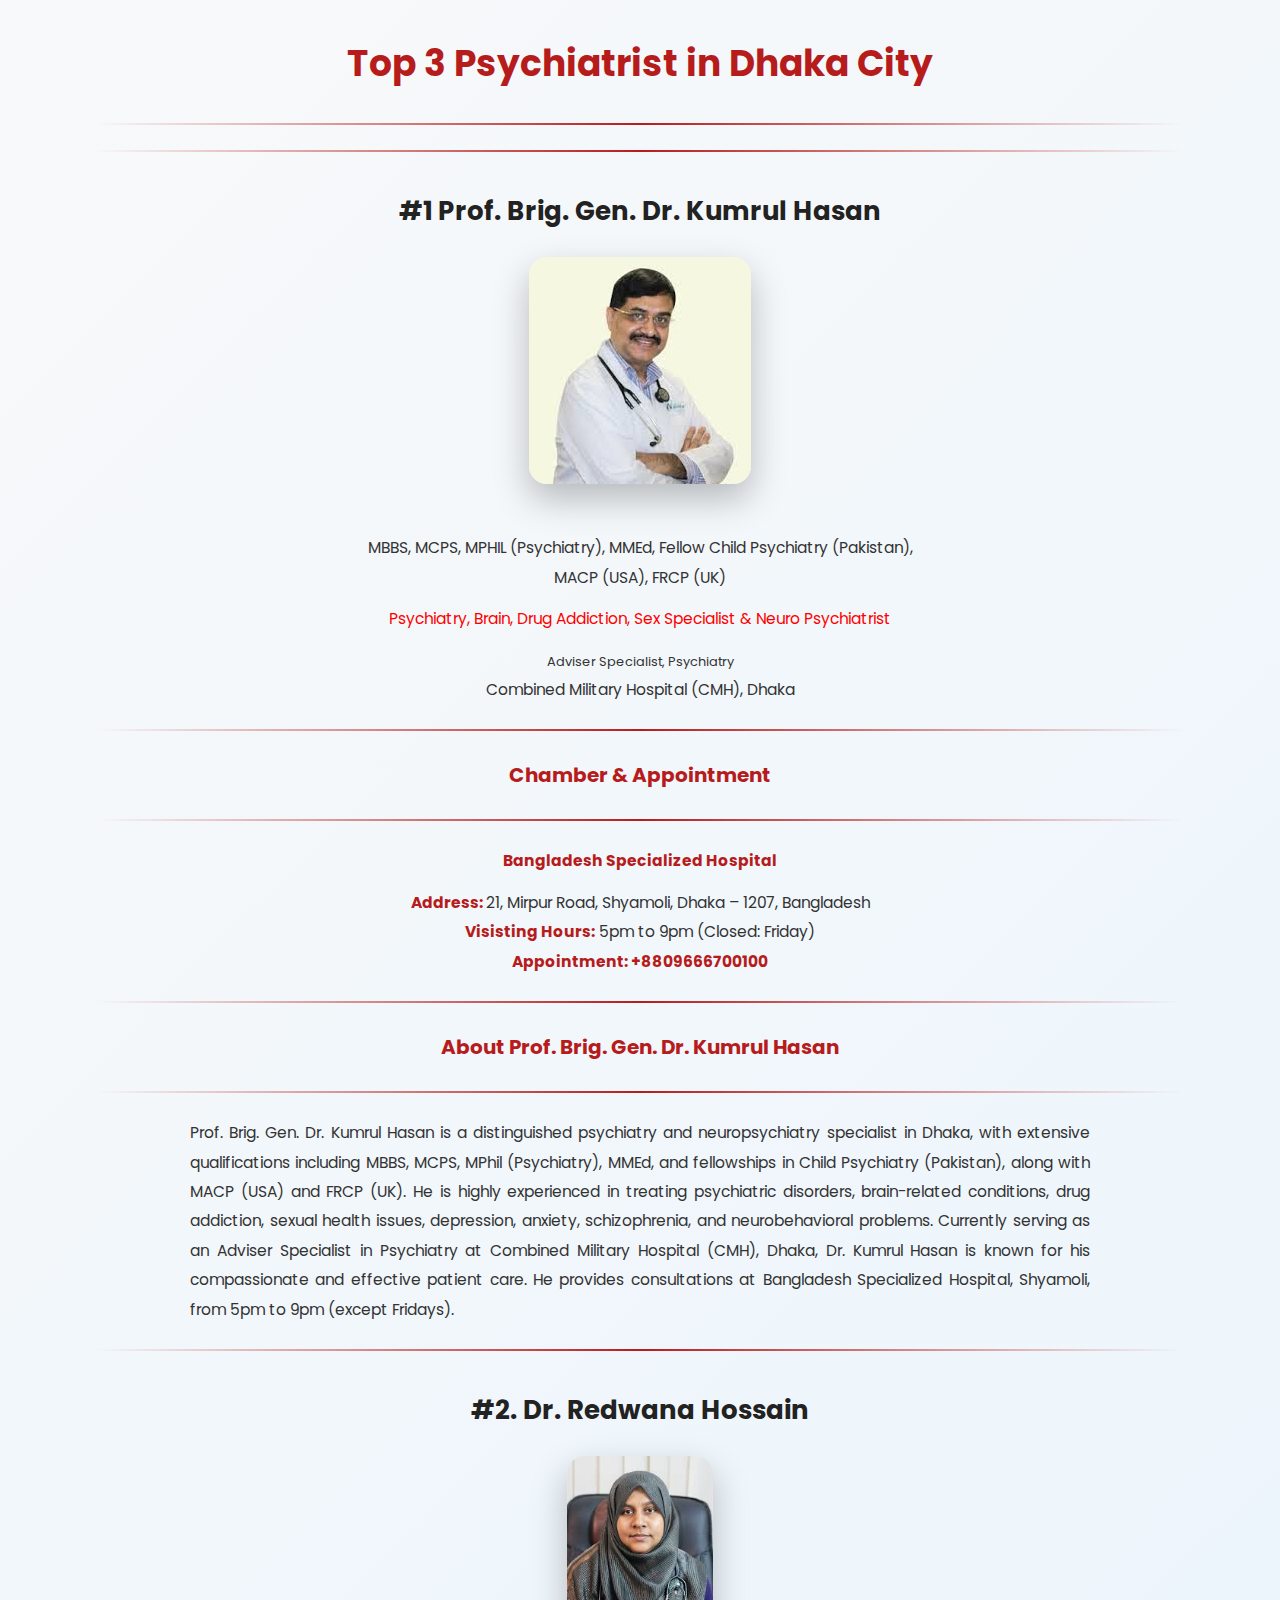
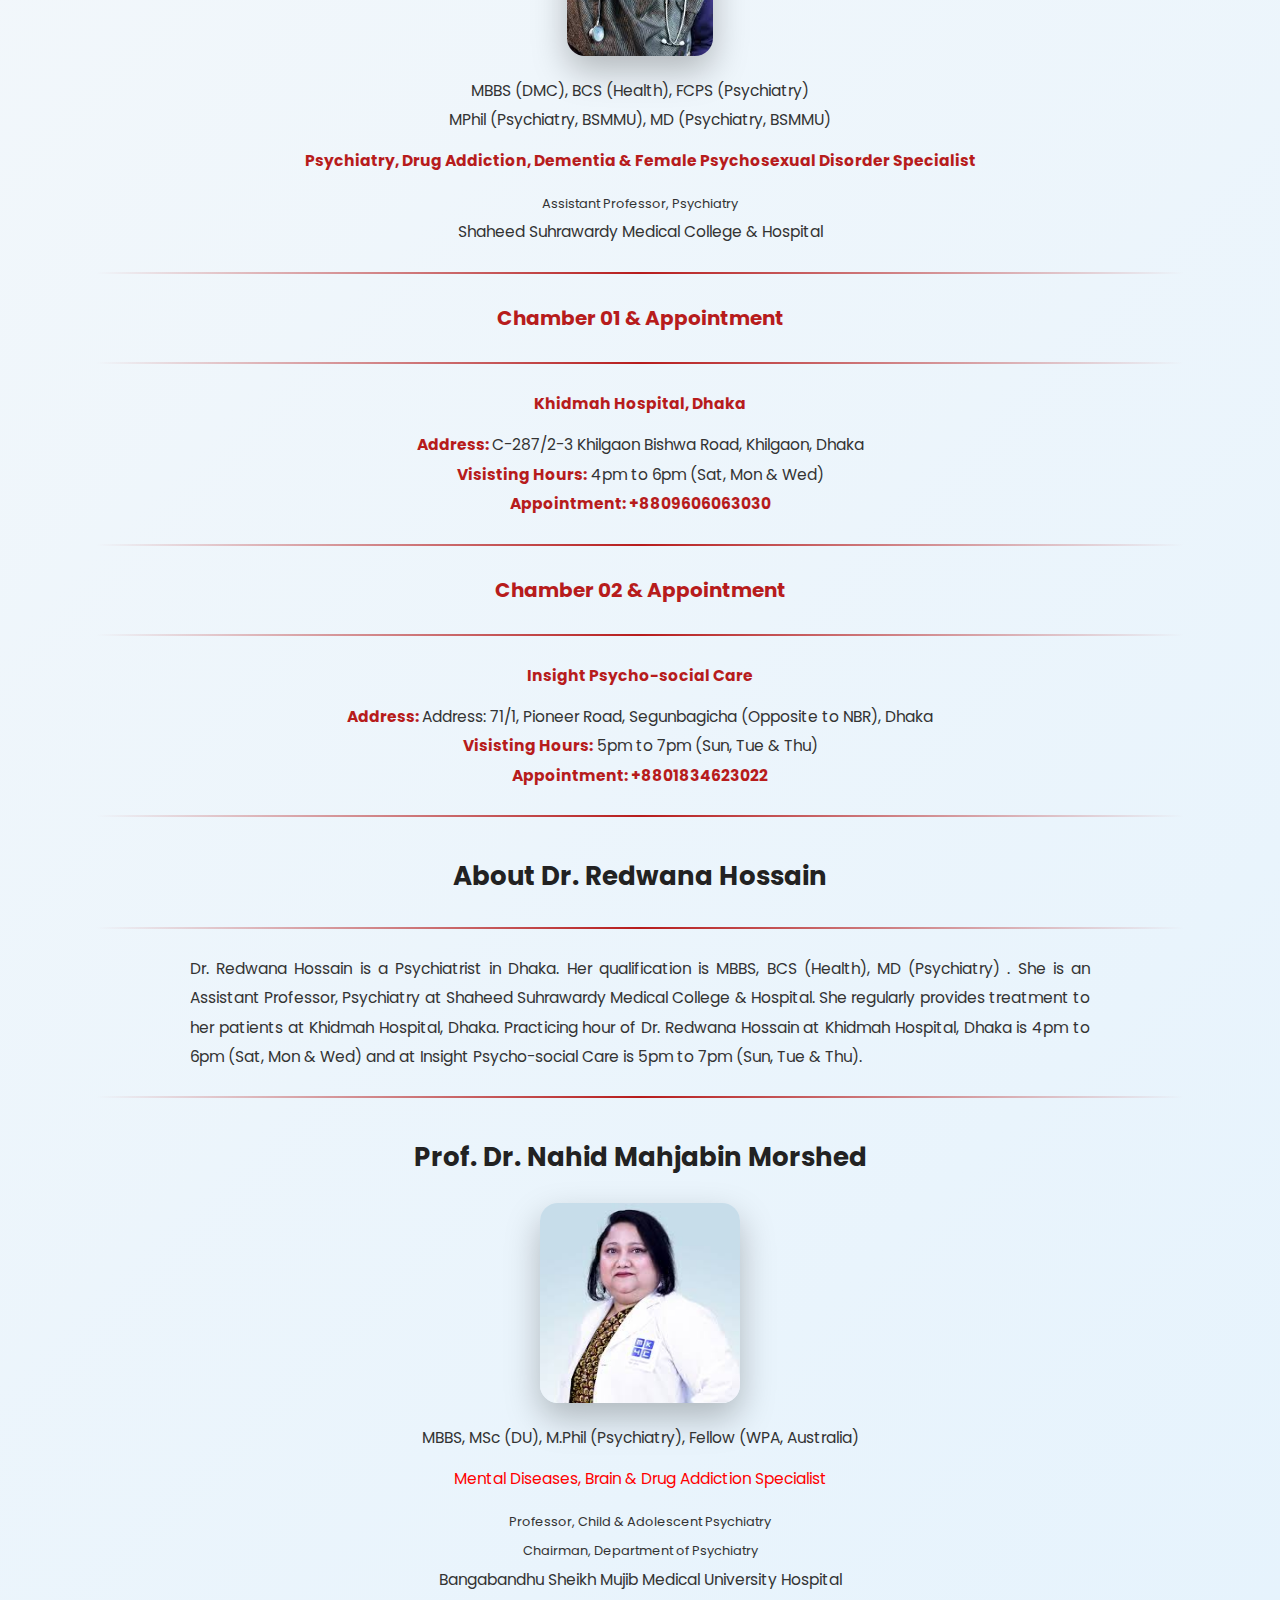
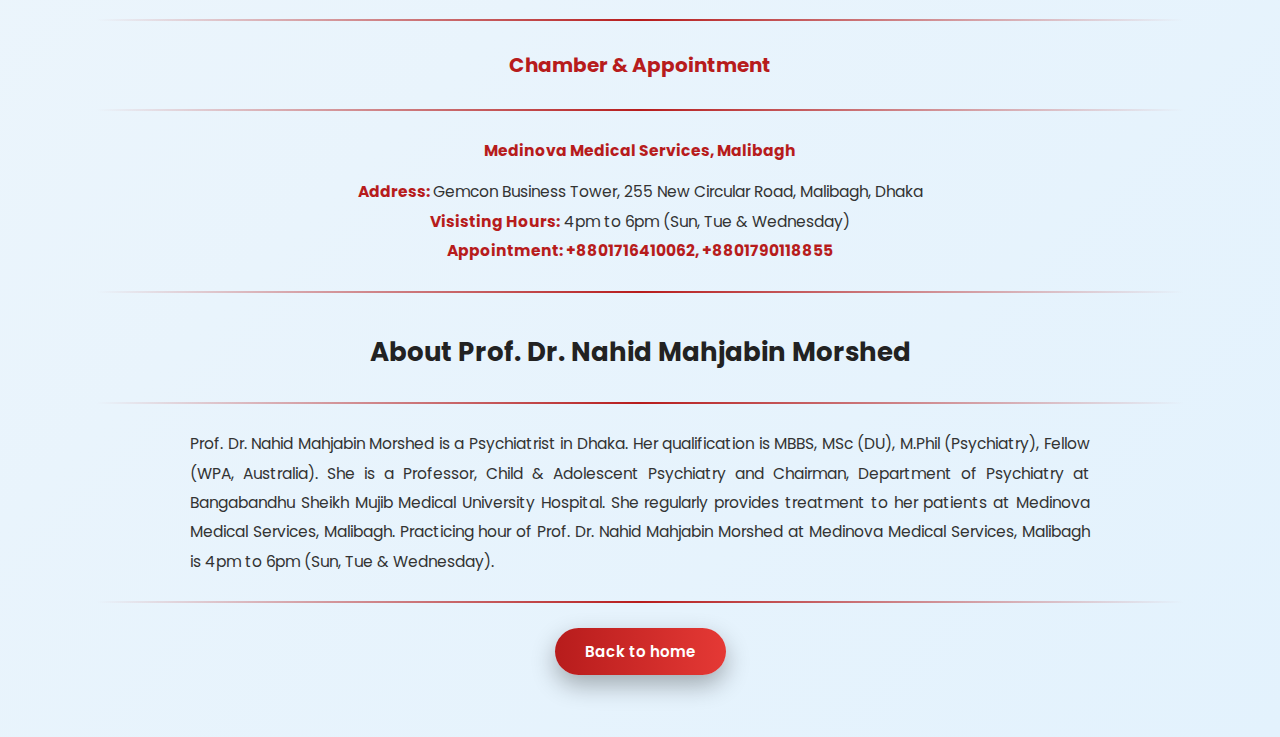
<file: psycho/psycho.html>
<!DOCTYPE html>
<html lang="en">
<head>
    <meta charset="UTF-8">
    <meta name="viewport" content="width=device-width, initial-scale=1.0">
    <title>Top 3 Psychiatrist</title>
    <link rel="stylesheet" href="psycho.css">
</head>
<body>
    <h1 align = "center">Top 3 Psychiatrist in Dhaka City</h1><hr><hr>
    <h2 align = "center">#1 Prof. Brig. Gen. Dr. Kumrul Hasan</h2>
    <p align ="center"><img src="../pic/psycho1.jpg" alt="Prof. Brig. Gen. Dr. Kumrul Hasan"><br>
        MBBS, MCPS, MPHIL (Psychiatry), MMEd, Fellow Child Psychiatry (Pakistan), <br>MACP (USA), FRCP (UK)</p>
    <p style="color: red;" align = "center">Psychiatry, Brain, Drug Addiction, Sex Specialist & Neuro Psychiatrist</p>
    <p align  = "center"><small>Adviser Specialist, Psychiatry</small><br>Combined Military Hospital (CMH), Dhaka</p><hr>
    <h3 align = "center">Chamber & Appointment</h3><hr>
    <p style="color: royalblue;" align = "center"><b>Bangladesh Specialized Hospital</b></p>
    <p align = "center"><b>Address: </b>21, Mirpur Road, Shyamoli, Dhaka – 1207, Bangladesh<br>
        <b>Visisting Hours:</b> 5pm to 9pm (Closed: Friday)<br>
        <b>Appointment: +8809666700100</b></p><hr>

    <h3 align = "center">About Prof. Brig. Gen. Dr. Kumrul Hasan</h3><hr>
    <p>Prof. Brig. Gen. Dr. Kumrul Hasan is a distinguished psychiatry and neuropsychiatry specialist in Dhaka, with extensive qualifications including MBBS, MCPS, MPhil (Psychiatry), MMEd, and fellowships in Child Psychiatry (Pakistan), along with MACP (USA) and FRCP (UK). He is highly experienced in treating psychiatric disorders, brain-related conditions, drug addiction, sexual health issues, depression, anxiety, schizophrenia, and neurobehavioral problems. Currently serving as an Adviser Specialist in Psychiatry at Combined Military Hospital (CMH), Dhaka, Dr. Kumrul Hasan is known for his compassionate and effective patient care. He provides consultations at Bangladesh Specialized Hospital, Shyamoli, from 5pm to 9pm (except Fridays).</p><hr>
    <h2 align = "center">#2. Dr. Redwana Hossain</h2>
    <p align = "center"><img src="../pic/psycho2.jpg" alt="Dr. Redwana Hossain" height="200"></p>
    <p align = "center">MBBS (DMC), BCS (Health), FCPS (Psychiatry)<br>
        MPhil (Psychiatry, BSMMU), MD (Psychiatry, BSMMU)</p>
    <p align = "center" style="color: red;"><b>Psychiatry, Drug Addiction, Dementia & Female Psychosexual Disorder Specialist</b></p>
    <p align = "center"><small>Assistant Professor, Psychiatry</small><br>Shaheed Suhrawardy Medical College & Hospital</p><hr>

    <h3 align = "center">Chamber 01 & Appointment</h3><hr>
    <p align = "center" style="color: royalblue;"><b>Khidmah Hospital, Dhaka</b></p>
    <p align = "center"><b>Address: </b>C-287/2-3 Khilgaon Bishwa Road, Khilgaon, Dhaka<br>
        <b>Visisting Hours:</b> 4pm to 6pm (Sat, Mon & Wed)<br>
        <b>Appointment: +8809606063030</b></p><hr>

    <h3 align = "center">Chamber 02 & Appointment</h3><hr>
    <p align = "center" style="color: royalblue;"><b>Insight Psycho-social Care</b></p>
    <p align = "center"><b>Address: </b>Address: 71/1, Pioneer Road, Segunbagicha (Opposite to NBR), Dhaka<br>
        <b>Visisting Hours:</b> 5pm to 7pm (Sun, Tue & Thu)<br>
        <b>Appointment: +8801834623022</b></p><hr>

    <h2 align = "center">About Dr. Redwana Hossain</h2><hr>
    <p>Dr. Redwana Hossain is a Psychiatrist in Dhaka. Her qualification is MBBS, BCS (Health), MD (Psychiatry) . She is an Assistant Professor, Psychiatry at Shaheed Suhrawardy Medical College & Hospital. She regularly provides treatment to her patients at Khidmah Hospital, Dhaka. Practicing hour of Dr. Redwana Hossain at Khidmah Hospital, Dhaka is 4pm to 6pm (Sat, Mon & Wed) and at Insight Psycho-social Care is 5pm to 7pm (Sun, Tue & Thu).</p><hr>

    <h2 align ="center">Prof. Dr. Nahid Mahjabin Morshed</h2>
    <p align = "center"><img src="../pic/psycho3.jpg" alt="Prof. Dr. Nahid Mahjabin Morshed" height="200"></p>
    <p align = "center">MBBS, MSc (DU), M.Phil (Psychiatry), Fellow (WPA, Australia)</p>
    <p align = "center" style="color: red;">Mental Diseases, Brain & Drug Addiction Specialist</p>
    <p align = "center"><small>Professor, Child & Adolescent Psychiatry<br>
    Chairman, Department of Psychiatry</small><br>Bangabandhu Sheikh Mujib Medical University Hospital</p><hr>

    <h3 align = "center">Chamber & Appointment</h3><hr>
    <p align = "center" style="color: royalblue;"><b>Medinova Medical Services, Malibagh</b></p>
    <p align = "center"><b>Address: </b>Gemcon Business Tower, 255 New Circular Road, Malibagh, Dhaka<br>
        <b>Visisting Hours:</b> 4pm to 6pm (Sun, Tue & Wednesday)<br>
        <b>Appointment: +8801716410062, +8801790118855</b></p><hr>

    <h2 align = "center">About Prof. Dr. Nahid Mahjabin Morshed</h2><hr>
    <p>Prof. Dr. Nahid Mahjabin Morshed is a Psychiatrist in Dhaka. Her qualification is MBBS, MSc (DU), M.Phil (Psychiatry), Fellow (WPA, Australia). She is a Professor, Child & Adolescent Psychiatry and Chairman, Department of Psychiatry at Bangabandhu Sheikh Mujib Medical University Hospital. She regularly provides treatment to her patients at Medinova Medical Services, Malibagh. Practicing hour of Prof. Dr. Nahid Mahjabin Morshed at Medinova Medical Services, Malibagh is 4pm to 6pm (Sun, Tue & Wednesday).</p><hr>
    <p align = "center"><a href="../index/index.html"><button>Back to home</button></a></p>
</body>
</html>
</file>
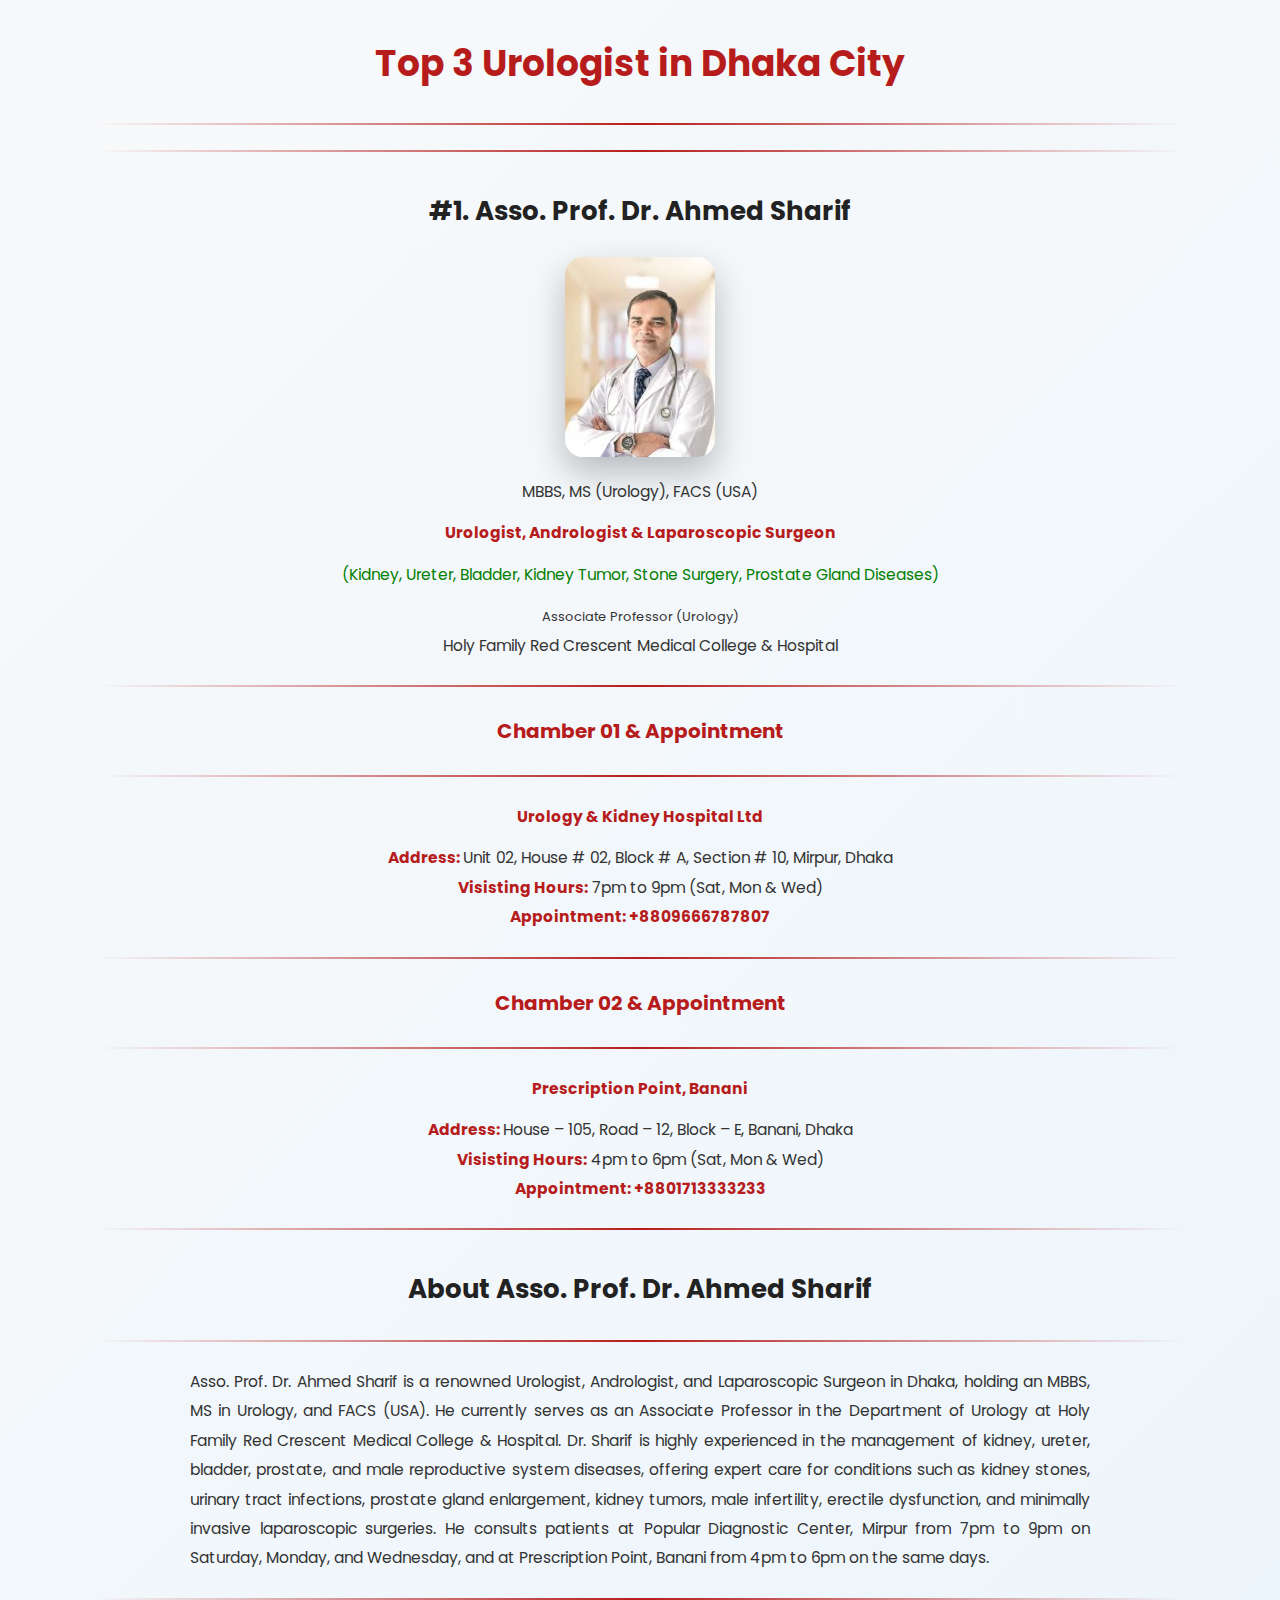
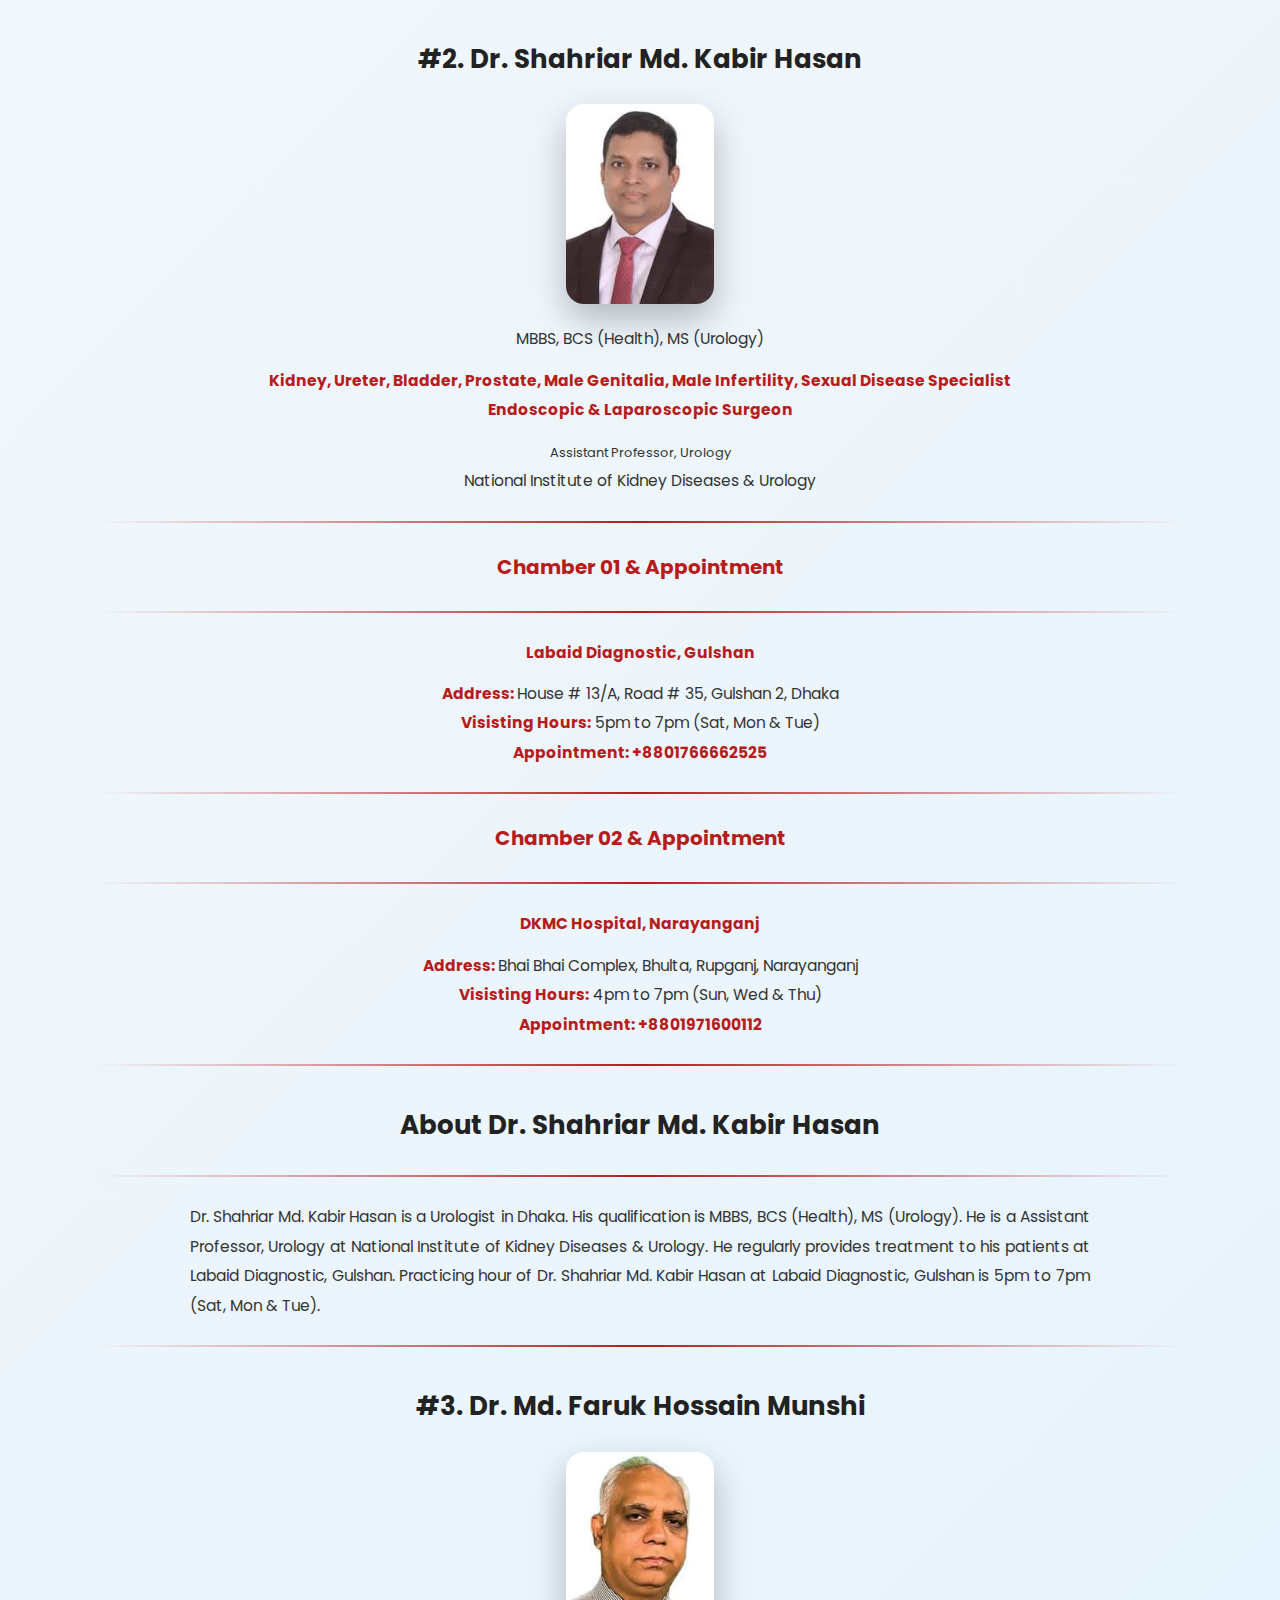
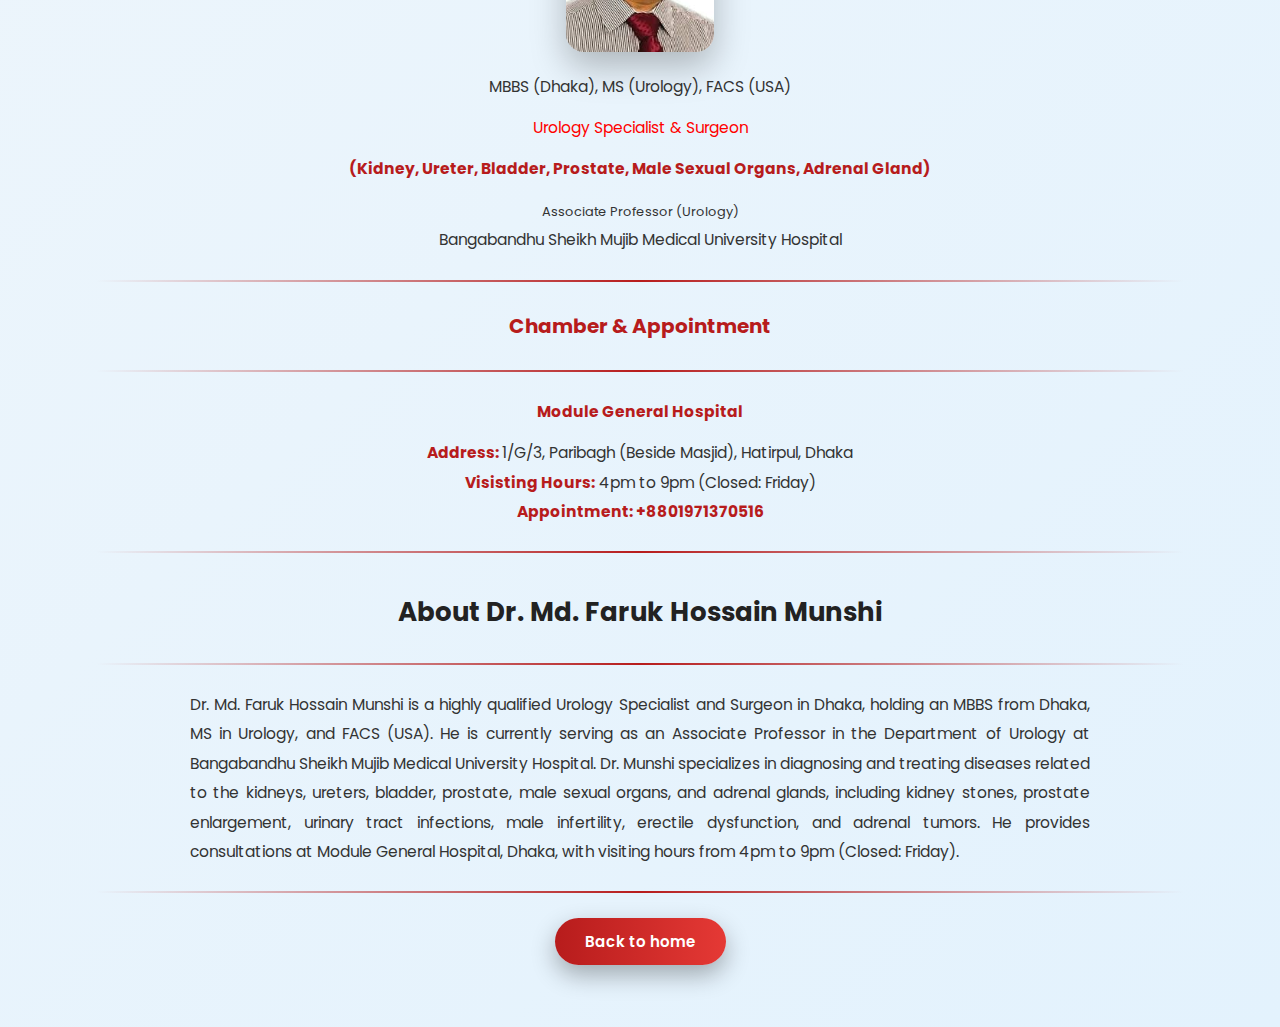
<file: urology/urology.html>
<!DOCTYPE html>
<html lang="en">
<head>
    <meta charset="UTF-8">
    <meta name="viewport" content="width=device-width, initial-scale=1.0">
    <title>Top 3 Urologist</title>
    <link rel="stylesheet" href="uro.css">
</head>
<body>
    <h1 align = "center">Top 3 Urologist in Dhaka City</h1><hr><hr>
    <h2 align = "center">#1. Asso. Prof. Dr. Ahmed Sharif</h2>
    <p align = "center"><img src="../pic/uro1.jpg" alt="Asso. Prof. Dr. Ahmed Sharif" height="200"></p>
    <p align = "center">MBBS, MS (Urology), FACS (USA)</p>
    <p align = "center" style="color: red;"><b>Urologist, Andrologist & Laparoscopic Surgeon</b></p>
    <p align ="center" style="color: green;">(Kidney, Ureter, Bladder, Kidney Tumor, Stone Surgery, Prostate Gland Diseases)</p>
    <p align ="center"><small>Associate Professor (Urology)</small><br>Holy Family Red Crescent Medical College & Hospital</p><hr>

    <h3 align = "center">Chamber 01 & Appointment</h3><hr>
    <p align = "center" style="color: royalblue;"><b>Urology & Kidney Hospital Ltd</b></p>
    <p align = "center"><b>Address: </b>Unit 02, House # 02, Block # A, Section # 10, Mirpur, Dhaka<br>
        <b>Visisting Hours:</b> 7pm to 9pm (Sat, Mon & Wed)<br>
        <b>Appointment: +8809666787807</b></p><hr>

    <h3 align = "center">Chamber 02 & Appointment</h3><hr>
    <p align = "center" style="color: royalblue;"><b>Prescription Point, Banani</b></p>
    <p align = "center"><b>Address: </b>House – 105, Road – 12, Block – E, Banani, Dhaka<br>
        <b>Visisting Hours:</b> 4pm to 6pm (Sat, Mon & Wed)<br>
        <b>Appointment: +8801713333233</b></p><hr>

    <h2 align = "center">About Asso. Prof. Dr. Ahmed Sharif</h2><hr>
    <p>Asso. Prof. Dr. Ahmed Sharif is a renowned Urologist, Andrologist, and Laparoscopic Surgeon in Dhaka, holding an MBBS, MS in Urology, and FACS (USA). He currently serves as an Associate Professor in the Department of Urology at Holy Family Red Crescent Medical College & Hospital. Dr. Sharif is highly experienced in the management of kidney, ureter, bladder, prostate, and male reproductive system diseases, offering expert care for conditions such as kidney stones, urinary tract infections, prostate gland enlargement, kidney tumors, male infertility, erectile dysfunction, and minimally invasive laparoscopic surgeries. He consults patients at Popular Diagnostic Center, Mirpur from 7pm to 9pm on Saturday, Monday, and Wednesday, and at Prescription Point, Banani from 4pm to 6pm on the same days.</p><hr>

    <h2 align = "center">#2. Dr. Shahriar Md. Kabir Hasan</h2>
    <p align = "center"><img src="../pic/uro2.jpg" alt="Dr. Shahriar Md. Kabir Hasan" height="200"></p>
    <p align = "center">MBBS, BCS (Health), MS (Urology)<br></p>
    <p align = "center" style="color: red;"><b>Kidney, Ureter, Bladder, Prostate, Male Genitalia, Male Infertility, Sexual Disease Specialist<br>
    Endoscopic & Laparoscopic Surgeon</b></p>
    <p align = "center"><small>Assistant Professor, Urology</small><br>National Institute of Kidney Diseases & Urology</p><hr>

    <h3 align = "center">Chamber 01 & Appointment</h3><hr>
    <p align = "center" style="color: royalblue;"><b>Labaid Diagnostic, Gulshan</b></p>
    <p align = "center"><b>Address: </b>House # 13/A, Road # 35, Gulshan 2, Dhaka<br>
        <b>Visisting Hours:</b> 5pm to 7pm (Sat, Mon & Tue)<br>
        <b>Appointment: +8801766662525</b></p><hr>

    <h3 align = "center">Chamber 02 & Appointment</h3><hr>
    <p align = "center" style="color: royalblue;"><b>DKMC Hospital, Narayanganj</b></p>
    <p align = "center"><b>Address: </b>Bhai Bhai Complex, Bhulta, Rupganj, Narayanganj<br>
        <b>Visisting Hours:</b> 4pm to 7pm (Sun, Wed & Thu)<br>
        <b>Appointment: +8801971600112</b></p><hr>

    <h2 align = "center">About Dr. Shahriar Md. Kabir Hasan</h2><hr>
    <p>Dr. Shahriar Md. Kabir Hasan is a Urologist in Dhaka. His qualification is MBBS, BCS (Health), MS (Urology). He is a Assistant Professor, Urology at National Institute of Kidney Diseases & Urology. He regularly provides treatment to his patients at Labaid Diagnostic, Gulshan. Practicing hour of Dr. Shahriar Md. Kabir Hasan at Labaid Diagnostic, Gulshan is 5pm to 7pm (Sat, Mon & Tue).</p><hr>

    <h2 align = "center">#3. Dr. Md. Faruk Hossain Munshi</h2>
    <p align = "center"><img src="../pic/uro3.jpg" alt="Dr. Md. Faruk Hossain Munshi" height="200"></p>
    <p align = "center">MBBS (Dhaka), MS (Urology), FACS (USA)</p>
    <p align = "center" style="color: red;">Urology Specialist & Surgeon</b></p>
    <p style="color: green;" align ="center"><b>(Kidney, Ureter, Bladder, Prostate, Male Sexual Organs, Adrenal Gland)</b></p>
    <p align = "center"><small>Associate Professor (Urology)</small><br>Bangabandhu Sheikh Mujib Medical University Hospital</p><hr>
    <h3 align = "center">Chamber & Appointment</h3><hr>
    <p align = "center" style="color: royalblue;"><b>Module General Hospital</b></p>
    <p align = "center"><b>Address: </b>1/G/3, Paribagh (Beside Masjid), Hatirpul, Dhaka<br>
        <b>Visisting Hours:</b> 4pm to 9pm (Closed: Friday)<br>
        <b>Appointment: +8801971370516</b></p><hr>
    <h2 align = "center">About Dr. Md. Faruk Hossain Munshi</h2><hr>
    <p>Dr. Md. Faruk Hossain Munshi is a highly qualified Urology Specialist and Surgeon in Dhaka, holding an MBBS from Dhaka, MS in Urology, and FACS (USA). He is currently serving as an Associate Professor in the Department of Urology at Bangabandhu Sheikh Mujib Medical University Hospital. Dr. Munshi specializes in diagnosing and treating diseases related to the kidneys, ureters, bladder, prostate, male sexual organs, and adrenal glands, including kidney stones, prostate enlargement, urinary tract infections, male infertility, erectile dysfunction, and adrenal tumors. He provides consultations at Module General Hospital, Dhaka, with visiting hours from 4pm to 9pm (Closed: Friday).</p><hr>

    <p align = "center"><a href="../index/index.html"><button>Back to home</button></a></p>
</body>
</html>
</file>
<file: index/indexstyle.css>
@import url('https://fonts.googleapis.com/css2?family=Poppins:wght@300;400;600;700&display=swap');

/* ================= ROOT VARIABLES ================= */
:root {
    --primary: #b71c1c;
    --secondary: #e53935;

    --bg-light: linear-gradient(135deg, #f8f9fa, #e3f2fd);
    --text-light: #333;
    --card-light: #ffffff;

    --bg-dark: #121212;
    --text-dark: #f5f5f5;
    --card-dark: #1e1e1e;

    --hover-light: #ffebee;
    --hover-dark: #2a2a2a;
}

/* ================= RESET ================= */
* {
    margin: 0;
    padding: 0;
    box-sizing: border-box;
    font-family: 'Poppins', sans-serif;
}

body {
    background: var(--bg-light);
    color: var(--text-light);
    transition: background 0.4s ease, color 0.4s ease;
    animation: fadeIn 1s ease;
}

/* ================= DARK MODE ================= */
body.dark {
    background: var(--bg-dark);
    color: var(--text-dark);
}

/* ================= NAVBAR ================= */
#navbar {
    background: linear-gradient(90deg, var(--primary), var(--secondary));
    padding: 15px 30px;
    display: flex;
    align-items: center;
    gap: 20px;
    position: sticky;
    top: 0;
    z-index: 1000;
    box-shadow: 0 8px 25px rgba(0,0,0,0.3);
}

body.dark #navbar {
    background: linear-gradient(90deg, #000, #222);
}

#logo {
    font-size: 26px;
    font-weight: 700;
    margin-right: auto;
    color: #fff;
    text-decoration: none;
}

#navbar a {
    color: #fff;
    text-decoration: none;
    font-weight: 500;
    transition: 0.3s;
}

#navbar a:hover {
    color: #ffeb3b;
    transform: translateY(-3px);
}

/* ================= SEARCH ================= */
#navbar input {
    padding: 7px 12px;
    border-radius: 8px;
    border: none;
    outline: none;
}

#navbar button,
#darkToggle {
    padding: 7px 14px;
    border-radius: 20px;
    border: none;
    background: #ffeb3b;
    cursor: pointer;
    font-weight: 600;
}

/* ================= HEADING ================= */
h1 {
    margin: 30px 0;
    text-align: center;
    font-size: 42px;
    color: var(--primary);
    animation: slideDown 0.8s ease;
}

body.dark h1 {
    color: #ff5252;
}

/* ================= IMAGE ================= */
img {
    max-width: 100%;
    border-radius: 18px;
    box-shadow: 0 20px 40px rgba(0,0,0,0.25);
    transition: transform 0.6s ease;
}

img:hover {
    transform: scale(1.05);
}

/* ================= TEXT ================= */
p {
    padding: 25px 80px;
    line-height: 1.9;
    animation: fadeUp 1s ease;
}

/* ================= MEDICAL SECTORS ================= */
ol {
    width: 65%;
    margin: auto;
}

ol li {
    list-style: none;
    background: var(--card-light);
    margin: 14px 0;
    padding: 16px 20px;
    border-radius: 14px;
    box-shadow: 0 12px 25px rgba(0,0,0,0.15);
    transition: all 0.4s ease;
    position: relative;
    overflow: hidden;
}

/* DARK MODE – MEDICAL SECTORS */
body.dark ol li {
    background: linear-gradient(135deg, #1e1e1e, #2a2a2a);
    box-shadow: 0 10px 25px rgba(255,255,255,0.05);
}

ol li:hover {
    transform: translateX(12px) scale(1.02);
}

body.dark ol li:hover {
    background: linear-gradient(135deg, #2a2a2a, #333);
}

ol li a {
    text-decoration: none;
    color: var(--primary);
    font-weight: 600;
    font-size: 18px;
}

body.dark ol li a {
    color: #ff6b6b;
}

/* ================= BADGE ================= */
.badge {
    float: right;
    background: #ff5252;
    color: #fff;
    padding: 4px 10px;
    border-radius: 20px;
    font-size: 12px;
}

/* ================= TABLE ================= */
table {
    width: 90%;
    margin: 40px auto;
    border-collapse: collapse;
    border-radius: 18px;
    overflow: hidden;
    background: var(--card-light);
    box-shadow: 0 15px 35px rgba(0,0,0,0.2);
}

body.dark table {
    background: var(--card-dark);
}

th {
    background: var(--primary);
    color: #fff;
    padding: 14px;
}

td {
    padding: 12px;
}

tr:hover td {
    background: var(--hover-light);
}

body.dark tr:hover td {
    background: var(--hover-dark);
}

/* ================= FOOTER ================= */
footer {
    background: linear-gradient(90deg, var(--primary), var(--secondary));
    color: #fff;
    padding: 18px;
    margin-top: 50px;
    text-align: center;
}

/* ================= SEARCH SUGGESTIONS ================= */
#suggestions {
    position: absolute;
    width: 220px;
    background: #fff;
    border-radius: 8px;
    margin-top: 5px;
    box-shadow: 0 10px 25px rgba(0,0,0,0.25);
    z-index: 2000;
}

body.dark #suggestions {
    background: #1e1e1e;
}

.suggestion-item {
    padding: 10px;
    cursor: pointer;
}

.suggestion-item:hover {
    background: var(--hover-light);
}

body.dark .suggestion-item:hover {
    background: #333;
}

/* ================= RIPPLE EFFECT ================= */
.ripple {
    position: absolute;
    background: rgba(255,82,82,0.4);
    border-radius: 50%;
    transform: scale(0);
    animation: ripple 0.6s linear;
}

@keyframes ripple {
    to {
        transform: scale(4);
        opacity: 0;
    }
}

/* ================= ANIMATIONS ================= */
@keyframes fadeIn {
    from { opacity: 0; }
    to { opacity: 1; }
}

@keyframes slideDown {
    from { transform: translateY(-40px); opacity: 0; }
    to { transform: translateY(0); opacity: 1; }
}

@keyframes fadeUp {
    from { transform: translateY(40px); opacity: 0; }
    to { transform: translateY(0); opacity: 1; }
}

/* ================= RESPONSIVE ================= */
@media (max-width: 768px) {
    #navbar {
        flex-wrap: wrap;
        justify-content: center;
    }

    p {
        padding: 20px;
    }

    ol {
        width: 90%;
    }

    h1 {
        font-size: 30px;
    }
}
</file>
<file: cardio/cardio.css>
* {
    margin: 0;
    padding: 0;
    box-sizing: border-box;
    font-family: 'Poppins', sans-serif;
}

/* ================= BODY ================= */
body {
    background: linear-gradient(135deg, #f8f9fa, #e3f2fd);
    color: #333;
    line-height: 1.8;
    animation: fadeIn 1s ease;
}

/* ================= HEADINGS ================= */
h1 {
    margin: 30px 0;
    text-align: center;
    font-size: 36px;
    color: #b71c1c;
}

h2 {
    margin-top: 40px;
    text-align: center;
    font-size: 26px;
    color: #222;
}

h3 {
    margin-top: 20px;
    text-align: center;
    font-size: 20px;
    color: #b71c1c;
}

/* ================= HR ================= */
hr {
    width: 80%;
    margin: 30px auto;
    border: none;
    height: 2px;
    background: linear-gradient(to right, transparent, #b71c1c, transparent);
}

/* ================= TEXT ================= */
p {
    text-align: center;
    margin: 10px auto;
    max-width: 900px;
    font-size: 15px;
}

small {
    color: #555;
}

/* ================= IMAGE ================= */
img {
    margin: 15px 0;
    border-radius: 16px;
    box-shadow: 0 15px 35px rgba(0,0,0,0.25);
    transition: transform 0.4s ease;
}

img:hover {
    transform: scale(1.05);
}

/* ================= SPECIAL COLORS ================= */
.specialty {
    color: #d32f2f;
    font-weight: 600;
}

.chamber {
    color: #1565c0;
    font-weight: 600;
}

/* ================= BUTTON ================= */
button {
    padding: 12px 26px;
    background: linear-gradient(90deg, #b71c1c, #e53935);
    color: white;
    border: none;
    border-radius: 30px;
    font-size: 15px;
    font-weight: 600;
    cursor: pointer;
    transition: all 0.3s ease;
    box-shadow: 0 10px 20px rgba(0,0,0,0.25);
}

button:hover {
    transform: translateY(-3px);
    box-shadow: 0 15px 30px rgba(0,0,0,0.35);
}

a {
    text-decoration: none;
}

/* ================= ANIMATION ================= */
@keyframes fadeIn {
    from {
        opacity: 0;
        transform: translateY(20px);
    }
    to {
        opacity: 1;
        transform: translateY(0);
    }
}

/* ================= RESPONSIVE ================= */
@media (max-width: 768px) {
    h1 {
        font-size: 28px;
    }

    h2 {
        font-size: 22px;
    }

    img {
        width: 85%;
        height: auto;
    }

    p {
        padding: 0 15px;
        font-size: 14px;
    }

    button {
        width: 80%;
    }
}
</file>
<file: darma/darma.css>
* {
    margin: 0;
    padding: 0;
    box-sizing: border-box;
    font-family: 'Poppins', sans-serif;
}

/* ================= BODY ================= */
body {
    background: linear-gradient(135deg, #f8f9fa, #e3f2fd);
    color: #333;
    line-height: 1.8;
    animation: fadeIn 1s ease;
}

/* ================= HEADINGS ================= */
h1 {
    margin: 30px 0;
    text-align: center;
    font-size: 36px;
    color: #b71c1c;
}

h2 {
    margin-top: 40px;
    text-align: center;
    font-size: 26px;
    color: #222;
}

h3 {
    margin-top: 20px;
    text-align: center;
    font-size: 20px;
    color: #b71c1c;
}

/* ================= HR ================= */
hr {
    width: 80%;
    margin: 30px auto;
    border: none;
    height: 2px;
    background: linear-gradient(to right, transparent, #b71c1c, transparent);
}

/* ================= TEXT ================= */
p {
    text-align: center;
    margin: 10px auto;
    max-width: 900px;
    font-size: 15px;
}

small {
    color: #555;
}

/* ================= IMAGE ================= */
img {
    margin: 15px 0;
    border-radius: 16px;
    box-shadow: 0 15px 35px rgba(0,0,0,0.25);
    transition: transform 0.4s ease;
}

img:hover {
    transform: scale(1.05);
}

/* ================= SPECIAL COLORS ================= */
.specialty {
    color: #d32f2f;
    font-weight: 600;
}

.chamber {
    color: #1565c0;
    font-weight: 600;
}

/* ================= BUTTON ================= */
button {
    padding: 12px 26px;
    background: linear-gradient(90deg, #b71c1c, #e53935);
    color: white;
    border: none;
    border-radius: 30px;
    font-size: 15px;
    font-weight: 600;
    cursor: pointer;
    transition: all 0.3s ease;
    box-shadow: 0 10px 20px rgba(0,0,0,0.25);
}

button:hover {
    transform: translateY(-3px);
    box-shadow: 0 15px 30px rgba(0,0,0,0.35);
}

a {
    text-decoration: none;
}

/* ================= ANIMATION ================= */
@keyframes fadeIn {
    from {
        opacity: 0;
        transform: translateY(20px);
    }
    to {
        opacity: 1;
        transform: translateY(0);
    }
}

/* ================= RESPONSIVE ================= */
@media (max-width: 768px) {
    h1 {
        font-size: 28px;
    }

    h2 {
        font-size: 22px;
    }

    img {
        width: 85%;
        height: auto;
    }

    p {
        padding: 0 15px;
        font-size: 14px;
    }

    button {
        width: 80%;
    }
}
</file>
<file: ent/ent.css>
* {
    margin: 0;
    padding: 0;
    box-sizing: border-box;
    font-family: 'Poppins', sans-serif;
}

/* ================= BODY ================= */
body {
    background: linear-gradient(135deg, #f8f9fa, #e3f2fd);
    color: #333;
    line-height: 1.8;
    animation: fadeIn 1s ease;
}

/* ================= HEADINGS ================= */
h1 {
    margin: 30px 0;
    text-align: center;
    font-size: 36px;
    color: #b71c1c;
}

h2 {
    margin-top: 40px;
    text-align: center;
    font-size: 26px;
    color: #222;
}

h3 {
    margin-top: 20px;
    text-align: center;
    font-size: 20px;
    color: #b71c1c;
}

/* ================= HR ================= */
hr {
    width: 80%;
    margin: 30px auto;
    border: none;
    height: 2px;
    background: linear-gradient(to right, transparent, #b71c1c, transparent);
}

/* ================= TEXT ================= */
p {
    text-align: center;
    margin: 10px auto;
    max-width: 900px;
    font-size: 15px;
}

small {
    color: #555;
}

/* ================= IMAGE ================= */
img {
    margin: 15px 0;
    border-radius: 16px;
    box-shadow: 0 15px 35px rgba(0,0,0,0.25);
    transition: transform 0.4s ease;
}

img:hover {
    transform: scale(1.05);
}

/* ================= SPECIAL COLORS ================= */
.specialty {
    color: #d32f2f;
    font-weight: 600;
}

.chamber {
    color: #1565c0;
    font-weight: 600;
}

/* ================= BUTTON ================= */
button {
    padding: 12px 26px;
    background: linear-gradient(90deg, #b71c1c, #e53935);
    color: white;
    border: none;
    border-radius: 30px;
    font-size: 15px;
    font-weight: 600;
    cursor: pointer;
    transition: all 0.3s ease;
    box-shadow: 0 10px 20px rgba(0,0,0,0.25);
}

button:hover {
    transform: translateY(-3px);
    box-shadow: 0 15px 30px rgba(0,0,0,0.35);
}

a {
    text-decoration: none;
}

/* ================= ANIMATION ================= */
@keyframes fadeIn {
    from {
        opacity: 0;
        transform: translateY(20px);
    }
    to {
        opacity: 1;
        transform: translateY(0);
    }
}

/* ================= RESPONSIVE ================= */
@media (max-width: 768px) {
    h1 {
        font-size: 28px;
    }

    h2 {
        font-size: 22px;
    }

    img {
        width: 85%;
        height: auto;
    }

    p {
        padding: 0 15px;
        font-size: 14px;
    }

    button {
        width: 80%;
    }
}
</file>
<file: index/mycard.css>
/* Google Fonts ইমপোর্ট করা হয়েছে প্রফেশনাল লুকের জন্য */
@import url('https://fonts.googleapis.com/css2?family=Poppins:wght@300;400;600&display=swap');

body {
    margin: 0;
    padding: 0;
    box-sizing: border-box;
    font-family: 'Poppins', sans-serif;
    background: linear-gradient(135deg, #1a1a2e 0%, #16213e 100%); /* Deep Blue Gradient */
    color: white;
    display: flex;
    flex-direction: column;
    align-items: center;
    justify-content: center;
    min-height: 100vh;
    overflow-x: hidden;
}

/* Heading Animation */
h1 {
    font-weight: 600;
    letter-spacing: 2px;
    text-transform: uppercase;
    margin-bottom: 30px;
    opacity: 0;
    animation: fadeInDown 0.8s ease forwards;
}

/* Card Image Style */
img {
    width: 380px;
    max-width: 90%;
    border-radius: 15px;
    margin: 10px 0;
    box-shadow: 0 15px 35px rgba(0, 0, 0, 0.5);
    border: 1px solid rgba(255, 255, 255, 0.1);
    opacity: 0;
    transform: translateY(30px);
    transition: all 0.4s cubic-bezier(0.175, 0.885, 0.32, 1.275);
}

/* Individual Delay for Images */
img[alt="Company_Name"] {
    animation: fadeInUp 0.8s ease forwards 0.4s; /* 0.4s delay */
}

img[alt="Developer_Info"] {
    animation: fadeInUp 0.8s ease forwards 0.8s; /* 0.8s delay */
}

img:hover {
    transform: scale(1.05) rotate(1deg);
    box-shadow: 0 20px 45px rgba(0, 255, 255, 0.2);
    cursor: pointer;
}

/* Button Styling */
button {
    margin-top: 30px;
    padding: 12px 30px;
    background: #00d2ff;
    background: -webkit-linear-gradient(to right, #3a7bd5, #00d2ff);
    background: linear-gradient(to right, #3a7bd5, #00d2ff);
    border: none;
    border-radius: 50px;
    color: white;
    font-weight: 600;
    cursor: pointer;
    box-shadow: 0 5px 15px rgba(0, 210, 255, 0.3);
    opacity: 0;
    animation: fadeIn 1s ease forwards 1.2s; /* 1.2s delay */
    transition: 0.3s;
}

button:hover {
    transform: translateY(-3px);
    box-shadow: 0 8px 25px rgba(0, 210, 255, 0.5);
}

/* Keyframes for Animations */
@keyframes fadeInDown {
    from {
        opacity: 0;
        transform: translateY(-50px);
    }
    to {
        opacity: 1;
        transform: translateY(0);
    }
}

@keyframes fadeInUp {
    from {
        opacity: 0;
        transform: translateY(30px);
    }
    to {
        opacity: 1;
        transform: translateY(0);
    }
}

@keyframes fadeIn {
    to {
        opacity: 1;
    }
}

/* Responsive Design for Mobile */
@media (max-width: 480px) {
    img {
        width: 320px;
    }
}
</file>
<file: gastro/gastro.css>
/* ================= GOOGLE FONT ================= */
@import url('https://fonts.googleapis.com/css2?family=Poppins:wght@300;400;600;700&display=swap');

/* ================= RESET ================= */
* {
    margin: 0;
    padding: 0;
    box-sizing: border-box;
    font-family: 'Poppins', sans-serif;
}

/* ================= BODY ================= */
body {
    background: linear-gradient(135deg, #f8f9fa, #e3f2fd);
    color: #333;
    line-height: 1.9;
    padding-bottom: 50px;
    animation: fadeIn 1s ease;
}

/* ================= HEADINGS ================= */
h1 {
    text-align: center;
    margin: 30px 0 15px;
    font-size: 36px;
    color: #b71c1c;
}

h2 {
    margin: 35px auto 15px;
    max-width: 900px;
    font-size: 26px;
    color: #222;
}

h3 {
    margin: 25px auto 10px;
    max-width: 900px;
    font-size: 20px;
    color: #b71c1c;
}

/* ================= HR ================= */
hr {
    width: 85%;
    margin: 25px auto;
    border: none;
    height: 2px;
    background: linear-gradient(to right, transparent, #b71c1c, transparent);
}

/* ================= PARAGRAPH ================= */
p {
    max-width: 900px;
    margin: 12px auto;
    font-size: 15.5px;
    text-align: justify;
}

p b {
    color: #b71c1c;
}

/* ================= IMAGE ================= */
img {
    display: block;
    margin: 20px auto;
    border-radius: 18px;
    box-shadow: 0 15px 35px rgba(0,0,0,0.25);
    transition: transform 0.4s ease;
}

img:hover {
    transform: scale(1.05);
}

/* ================= LISTS ================= */
ul, ol {
    max-width: 850px;
    margin: 15px auto;
    padding-left: 25px;
}

ul li,
ol li {
    margin: 8px 0;
    font-size: 15px;
}

/* Nested lists */
ol ul {
    margin-top: 8px;
    padding-left: 20px;
}

/* ================= LINKS ================= */
a {
    color: #1565c0;
    text-decoration: none;
    font-weight: 600;
}

a:hover {
    text-decoration: underline;
}

/* ================= BUTTON ================= */
button {
    padding: 12px 30px;
    background: linear-gradient(90deg, #b71c1c, #e53935);
    color: white;
    border: none;
    border-radius: 30px;
    font-size: 15px;
    font-weight: 600;
    cursor: pointer;
    transition: all 0.3s ease;
    box-shadow: 0 10px 25px rgba(0,0,0,0.3);
}

button:hover {
    transform: translateY(-3px);
    box-shadow: 0 15px 35px rgba(0,0,0,0.4);
}

/* ================= CENTER BUTTON ================= */
p[align="center"] {
    text-align: center;
}

/* ================= ANIMATION ================= */
@keyframes fadeIn {
    from {
        opacity: 0;
        transform: translateY(25px);
    }
    to {
        opacity: 1;
        transform: translateY(0);
    }
}

/* ================= RESPONSIVE ================= */
@media (max-width: 768px) {

    h1 {
        font-size: 28px;
    }

    h2 {
        font-size: 22px;
        padding: 0 15px;
    }

    h3 {
        font-size: 18px;
        padding: 0 15px;
    }

    p {
        font-size: 14.5px;
        padding: 0 15px;
    }

    ul, ol {
        padding-left: 35px;
        padding-right: 15px;
    }

    img {
        width: 85%;
        height: auto;
    }

    button {
        width: 85%;
    }
}
</file>
<file: neuro/neuro.css>
/* ================= GOOGLE FONT ================= */
@import url('https://fonts.googleapis.com/css2?family=Poppins:wght@300;400;600;700&display=swap');

/* ================= RESET ================= */
* {
    margin: 0;
    padding: 0;
    box-sizing: border-box;
    font-family: 'Poppins', sans-serif;
}

/* ================= BODY ================= */
body {
    background: linear-gradient(135deg, #f8f9fa, #e3f2fd);
    color: #333;
    line-height: 1.9;
    padding-bottom: 50px;
    animation: fadeIn 1s ease;
}

/* ================= HEADINGS ================= */
h1 {
    text-align: center;
    margin: 30px 0 15px;
    font-size: 36px;
    color: #b71c1c;
}

h2 {
    margin: 35px auto 15px;
    max-width: 900px;
    font-size: 26px;
    color: #222;
}

h3 {
    margin: 25px auto 10px;
    max-width: 900px;
    font-size: 20px;
    color: #b71c1c;
}

/* ================= HR ================= */
hr {
    width: 85%;
    margin: 25px auto;
    border: none;
    height: 2px;
    background: linear-gradient(to right, transparent, #b71c1c, transparent);
}

/* ================= PARAGRAPH ================= */
p {
    max-width: 900px;
    margin: 12px auto;
    font-size: 15.5px;
    text-align: justify;
}

p b {
    color: #b71c1c;
}

/* ================= IMAGE ================= */
img {
    display: block;
    margin: 20px auto;
    border-radius: 18px;
    box-shadow: 0 15px 35px rgba(0,0,0,0.25);
    transition: transform 0.4s ease;
}

img:hover {
    transform: scale(1.05);
}

/* ================= LISTS ================= */
ul, ol {
    max-width: 850px;
    margin: 15px auto;
    padding-left: 25px;
}

ul li,
ol li {
    margin: 8px 0;
    font-size: 15px;
}

/* Nested lists */
ol ul {
    margin-top: 8px;
    padding-left: 20px;
}

/* ================= LINKS ================= */
a {
    color: #1565c0;
    text-decoration: none;
    font-weight: 600;
}

a:hover {
    text-decoration: underline;
}

/* ================= BUTTON ================= */
button {
    padding: 12px 30px;
    background: linear-gradient(90deg, #b71c1c, #e53935);
    color: white;
    border: none;
    border-radius: 30px;
    font-size: 15px;
    font-weight: 600;
    cursor: pointer;
    transition: all 0.3s ease;
    box-shadow: 0 10px 25px rgba(0,0,0,0.3);
}

button:hover {
    transform: translateY(-3px);
    box-shadow: 0 15px 35px rgba(0,0,0,0.4);
}

/* ================= CENTER BUTTON ================= */
p[align="center"] {
    text-align: center;
}

/* ================= ANIMATION ================= */
@keyframes fadeIn {
    from {
        opacity: 0;
        transform: translateY(25px);
    }
    to {
        opacity: 1;
        transform: translateY(0);
    }
}

h4{
    margin: 20px auto 10px;
    max-width: 900px;
    font-size: 18px;
    color: #0c67f8;
    padding: 15px;;
}

/* ================= RESPONSIVE ================= */
@media (max-width: 768px) {

    h1 {
        font-size: 28px;
    }

    h2 {
        font-size: 22px;
        padding: 0 15px;
    }

    h3 {
        font-size: 18px;
        padding: 0 15px;
    }

    p {
        font-size: 14.5px;
        padding: 0 15px;
    }

    ul, ol {
        padding-left: 35px;
        padding-right: 15px;
    }

    img {
        width: 85%;
        height: auto;
    }

    button {
        width: 85%;
    }
}
</file>
<file: ortho/ortho.css>
/* ================= GOOGLE FONT ================= */
@import url('https://fonts.googleapis.com/css2?family=Poppins:wght@300;400;600;700&display=swap');

/* ================= RESET ================= */
* {
    margin: 0;
    padding: 0;
    box-sizing: border-box;
    font-family: 'Poppins', sans-serif;
}

/* ================= BODY ================= */
body {
    background: linear-gradient(135deg, #f8f9fa, #e3f2fd);
    color: #333;
    line-height: 1.9;
    padding-bottom: 50px;
    animation: fadeIn 1s ease;
}

/* ================= HEADINGS ================= */
h1 {
    text-align: center;
    margin: 30px 0 15px;
    font-size: 36px;
    color: #b71c1c;
}

h2 {
    margin: 35px auto 15px;
    max-width: 900px;
    font-size: 26px;
    color: #222;
}

h3 {
    margin: 25px auto 10px;
    max-width: 900px;
    font-size: 20px;
    color: #b71c1c;
}

/* ================= HR ================= */
hr {
    width: 85%;
    margin: 25px auto;
    border: none;
    height: 2px;
    background: linear-gradient(to right, transparent, #b71c1c, transparent);
}

/* ================= PARAGRAPH ================= */
p {
    max-width: 900px;
    margin: 12px auto;
    font-size: 15.5px;
    text-align: justify;
}

p b {
    color: #b71c1c;
}

/* ================= IMAGE ================= */
img {
    display: block;
    margin: 20px auto;
    border-radius: 18px;
    box-shadow: 0 15px 35px rgba(0,0,0,0.25);
    transition: transform 0.4s ease;
}

img:hover {
    transform: scale(1.05);
}

/* ================= LISTS ================= */
ul, ol {
    max-width: 850px;
    margin: 15px auto;
    padding-left: 25px;
}

ul li,
ol li {
    margin: 8px 0;
    font-size: 15px;
}

/* Nested lists */
ol ul {
    margin-top: 8px;
    padding-left: 20px;
}

/* ================= LINKS ================= */
a {
    color: #1565c0;
    text-decoration: none;
    font-weight: 600;
}

a:hover {
    text-decoration: underline;
}

/* ================= BUTTON ================= */
button {
    padding: 12px 30px;
    background: linear-gradient(90deg, #b71c1c, #e53935);
    color: white;
    border: none;
    border-radius: 30px;
    font-size: 15px;
    font-weight: 600;
    cursor: pointer;
    transition: all 0.3s ease;
    box-shadow: 0 10px 25px rgba(0,0,0,0.3);
}

button:hover {
    transform: translateY(-3px);
    box-shadow: 0 15px 35px rgba(0,0,0,0.4);
}

/* ================= CENTER BUTTON ================= */
p[align="center"] {
    text-align: center;
}

/* ================= ANIMATION ================= */
@keyframes fadeIn {
    from {
        opacity: 0;
        transform: translateY(25px);
    }
    to {
        opacity: 1;
        transform: translateY(0);
    }
}

/* ================= RESPONSIVE ================= */
@media (max-width: 768px) {

    h1 {
        font-size: 28px;
    }

    h2 {
        font-size: 22px;
        padding: 0 15px;
    }

    h3 {
        font-size: 18px;
        padding: 0 15px;
    }

    p {
        font-size: 14.5px;
        padding: 0 15px;
    }

    ul, ol {
        padding-left: 35px;
        padding-right: 15px;
    }

    img {
        width: 85%;
        height: auto;
    }

    button {
        width: 85%;
    }
}
</file>
<file: pedia/pedia.css>
/* ================= GOOGLE FONT ================= */
@import url('https://fonts.googleapis.com/css2?family=Poppins:wght@300;400;600;700&display=swap');

/* ================= RESET ================= */
* {
    margin: 0;
    padding: 0;
    box-sizing: border-box;
    font-family: 'Poppins', sans-serif;
}

/* ================= BODY ================= */
body {
    background: linear-gradient(135deg, #f8f9fa, #e3f2fd);
    color: #333;
    line-height: 1.9;
    padding-bottom: 50px;
    animation: fadeIn 1s ease;
}

/* ================= HEADINGS ================= */
h1 {
    text-align: center;
    margin: 30px 0 15px;
    font-size: 36px;
    color: #b71c1c;
}

h2 {
    margin: 35px auto 15px;
    max-width: 900px;
    font-size: 26px;
    color: #222;
}

h3 {
    margin: 25px auto 10px;
    max-width: 900px;
    font-size: 20px;
    color: #b71c1c;
}

/* ================= HR ================= */
hr {
    width: 85%;
    margin: 25px auto;
    border: none;
    height: 2px;
    background: linear-gradient(to right, transparent, #b71c1c, transparent);
}

/* ================= PARAGRAPH ================= */
p {
    max-width: 900px;
    margin: 12px auto;
    font-size: 15.5px;
    text-align: justify;
}

p b {
    color: #b71c1c;
}

/* ================= IMAGE ================= */
img {
    display: block;
    margin: 20px auto;
    border-radius: 18px;
    box-shadow: 0 15px 35px rgba(0,0,0,0.25);
    transition: transform 0.4s ease;
}

img:hover {
    transform: scale(1.05);
}

/* ================= LISTS ================= */
ul, ol {
    max-width: 850px;
    margin: 15px auto;
    padding-left: 25px;
}

ul li,
ol li {
    margin: 8px 0;
    font-size: 15px;
}

/* Nested lists */
ol ul {
    margin-top: 8px;
    padding-left: 20px;
}

/* ================= LINKS ================= */
a {
    color: #1565c0;
    text-decoration: none;
    font-weight: 600;
}

a:hover {
    text-decoration: underline;
}

/* ================= BUTTON ================= */
button {
    padding: 12px 30px;
    background: linear-gradient(90deg, #b71c1c, #e53935);
    color: white;
    border: none;
    border-radius: 30px;
    font-size: 15px;
    font-weight: 600;
    cursor: pointer;
    transition: all 0.3s ease;
    box-shadow: 0 10px 25px rgba(0,0,0,0.3);
}

button:hover {
    transform: translateY(-3px);
    box-shadow: 0 15px 35px rgba(0,0,0,0.4);
}

/* ================= CENTER BUTTON ================= */
p[align="center"] {
    text-align: center;
}

/* ================= ANIMATION ================= */
@keyframes fadeIn {
    from {
        opacity: 0;
        transform: translateY(25px);
    }
    to {
        opacity: 1;
        transform: translateY(0);
    }
}

/* ================= RESPONSIVE ================= */
@media (max-width: 768px) {

    h1 {
        font-size: 28px;
    }

    h2 {
        font-size: 22px;
        padding: 0 15px;
    }

    h3 {
        font-size: 18px;
        padding: 0 15px;
    }

    p {
        font-size: 14.5px;
        padding: 0 15px;
    }

    ul, ol {
        padding-left: 35px;
        padding-right: 15px;
    }

    img {
        width: 85%;
        height: auto;
    }

    button {
        width: 85%;
    }
}
</file>
<file: psycho/psycho.css>
/* ================= GOOGLE FONT ================= */
@import url('https://fonts.googleapis.com/css2?family=Poppins:wght@300;400;600;700&display=swap');

/* ================= RESET ================= */
* {
    margin: 0;
    padding: 0;
    box-sizing: border-box;
    font-family: 'Poppins', sans-serif;
}

/* ================= BODY ================= */
body {
    background: linear-gradient(135deg, #f8f9fa, #e3f2fd);
    color: #333;
    line-height: 1.9;
    padding-bottom: 50px;
    animation: fadeIn 1s ease;
}

/* ================= HEADINGS ================= */
h1 {
    text-align: center;
    margin: 30px 0 15px;
    font-size: 36px;
    color: #b71c1c;
}

h2 {
    margin: 35px auto 15px;
    max-width: 900px;
    font-size: 26px;
    color: #222;
}

h3 {
    margin: 25px auto 10px;
    max-width: 900px;
    font-size: 20px;
    color: #b71c1c;
}

/* ================= HR ================= */
hr {
    width: 85%;
    margin: 25px auto;
    border: none;
    height: 2px;
    background: linear-gradient(to right, transparent, #b71c1c, transparent);
}

/* ================= PARAGRAPH ================= */
p {
    max-width: 900px;
    margin: 12px auto;
    font-size: 15.5px;
    text-align: justify;
}

p b {
    color: #b71c1c;
}

/* ================= IMAGE ================= */
img {
    display: block;
    margin: 20px auto;
    border-radius: 18px;
    box-shadow: 0 15px 35px rgba(0,0,0,0.25);
    transition: transform 0.4s ease;
}

img:hover {
    transform: scale(1.05);
}

/* ================= LISTS ================= */
ul, ol {
    max-width: 850px;
    margin: 15px auto;
    padding-left: 25px;
}

ul li,
ol li {
    margin: 8px 0;
    font-size: 15px;
}

/* Nested lists */
ol ul {
    margin-top: 8px;
    padding-left: 20px;
}

/* ================= LINKS ================= */
a {
    color: #1565c0;
    text-decoration: none;
    font-weight: 600;
}

a:hover {
    text-decoration: underline;
}

/* ================= BUTTON ================= */
button {
    padding: 12px 30px;
    background: linear-gradient(90deg, #b71c1c, #e53935);
    color: white;
    border: none;
    border-radius: 30px;
    font-size: 15px;
    font-weight: 600;
    cursor: pointer;
    transition: all 0.3s ease;
    box-shadow: 0 10px 25px rgba(0,0,0,0.3);
}

button:hover {
    transform: translateY(-3px);
    box-shadow: 0 15px 35px rgba(0,0,0,0.4);
}

/* ================= CENTER BUTTON ================= */
p[align="center"] {
    text-align: center;
}

/* ================= ANIMATION ================= */
@keyframes fadeIn {
    from {
        opacity: 0;
        transform: translateY(25px);
    }
    to {
        opacity: 1;
        transform: translateY(0);
    }
}

/* ================= RESPONSIVE ================= */
@media (max-width: 768px) {

    h1 {
        font-size: 28px;
    }

    h2 {
        font-size: 22px;
        padding: 0 15px;
    }

    h3 {
        font-size: 18px;
        padding: 0 15px;
    }

    p {
        font-size: 14.5px;
        padding: 0 15px;
    }

    ul, ol {
        padding-left: 35px;
        padding-right: 15px;
    }

    img {
        width: 85%;
        height: auto;
    }

    button {
        width: 85%;
    }
}
</file>
<file: urology/uro.css>
/* ================= GOOGLE FONT ================= */
@import url('https://fonts.googleapis.com/css2?family=Poppins:wght@300;400;600;700&display=swap');

/* ================= RESET ================= */
* {
    margin: 0;
    padding: 0;
    box-sizing: border-box;
    font-family: 'Poppins', sans-serif;
}

/* ================= BODY ================= */
body {
    background: linear-gradient(135deg, #f8f9fa, #e3f2fd);
    color: #333;
    line-height: 1.9;
    padding-bottom: 50px;
    animation: fadeIn 1s ease;
}

/* ================= HEADINGS ================= */
h1 {
    text-align: center;
    margin: 30px 0 15px;
    font-size: 36px;
    color: #b71c1c;
}

h2 {
    margin: 35px auto 15px;
    max-width: 900px;
    font-size: 26px;
    color: #222;
}

h3 {
    margin: 25px auto 10px;
    max-width: 900px;
    font-size: 20px;
    color: #b71c1c;
}

/* ================= HR ================= */
hr {
    width: 85%;
    margin: 25px auto;
    border: none;
    height: 2px;
    background: linear-gradient(to right, transparent, #b71c1c, transparent);
}

/* ================= PARAGRAPH ================= */
p {
    max-width: 900px;
    margin: 12px auto;
    font-size: 15.5px;
    text-align: justify;
}

p b {
    color: #b71c1c;
}

/* ================= IMAGE ================= */
img {
    display: block;
    margin: 20px auto;
    border-radius: 18px;
    box-shadow: 0 15px 35px rgba(0,0,0,0.25);
    transition: transform 0.4s ease;
}

img:hover {
    transform: scale(1.05);
}

/* ================= LISTS ================= */
ul, ol {
    max-width: 850px;
    margin: 15px auto;
    padding-left: 25px;
}

ul li,
ol li {
    margin: 8px 0;
    font-size: 15px;
}

/* Nested lists */
ol ul {
    margin-top: 8px;
    padding-left: 20px;
}

/* ================= LINKS ================= */
a {
    color: #1565c0;
    text-decoration: none;
    font-weight: 600;
}

a:hover {
    text-decoration: underline;
}

/* ================= BUTTON ================= */
button {
    padding: 12px 30px;
    background: linear-gradient(90deg, #b71c1c, #e53935);
    color: white;
    border: none;
    border-radius: 30px;
    font-size: 15px;
    font-weight: 600;
    cursor: pointer;
    transition: all 0.3s ease;
    box-shadow: 0 10px 25px rgba(0,0,0,0.3);
}

button:hover {
    transform: translateY(-3px);
    box-shadow: 0 15px 35px rgba(0,0,0,0.4);
}

/* ================= CENTER BUTTON ================= */
p[align="center"] {
    text-align: center;
}

/* ================= ANIMATION ================= */
@keyframes fadeIn {
    from {
        opacity: 0;
        transform: translateY(25px);
    }
    to {
        opacity: 1;
        transform: translateY(0);
    }
}

/* ================= RESPONSIVE ================= */
@media (max-width: 768px) {

    h1 {
        font-size: 28px;
    }

    h2 {
        font-size: 22px;
        padding: 0 15px;
    }

    h3 {
        font-size: 18px;
        padding: 0 15px;
    }

    p {
        font-size: 14.5px;
        padding: 0 15px;
    }

    ul, ol {
        padding-left: 35px;
        padding-right: 15px;
    }

    img {
        width: 85%;
        height: auto;
    }

    button {
        width: 85%;
    }
}
</file>
